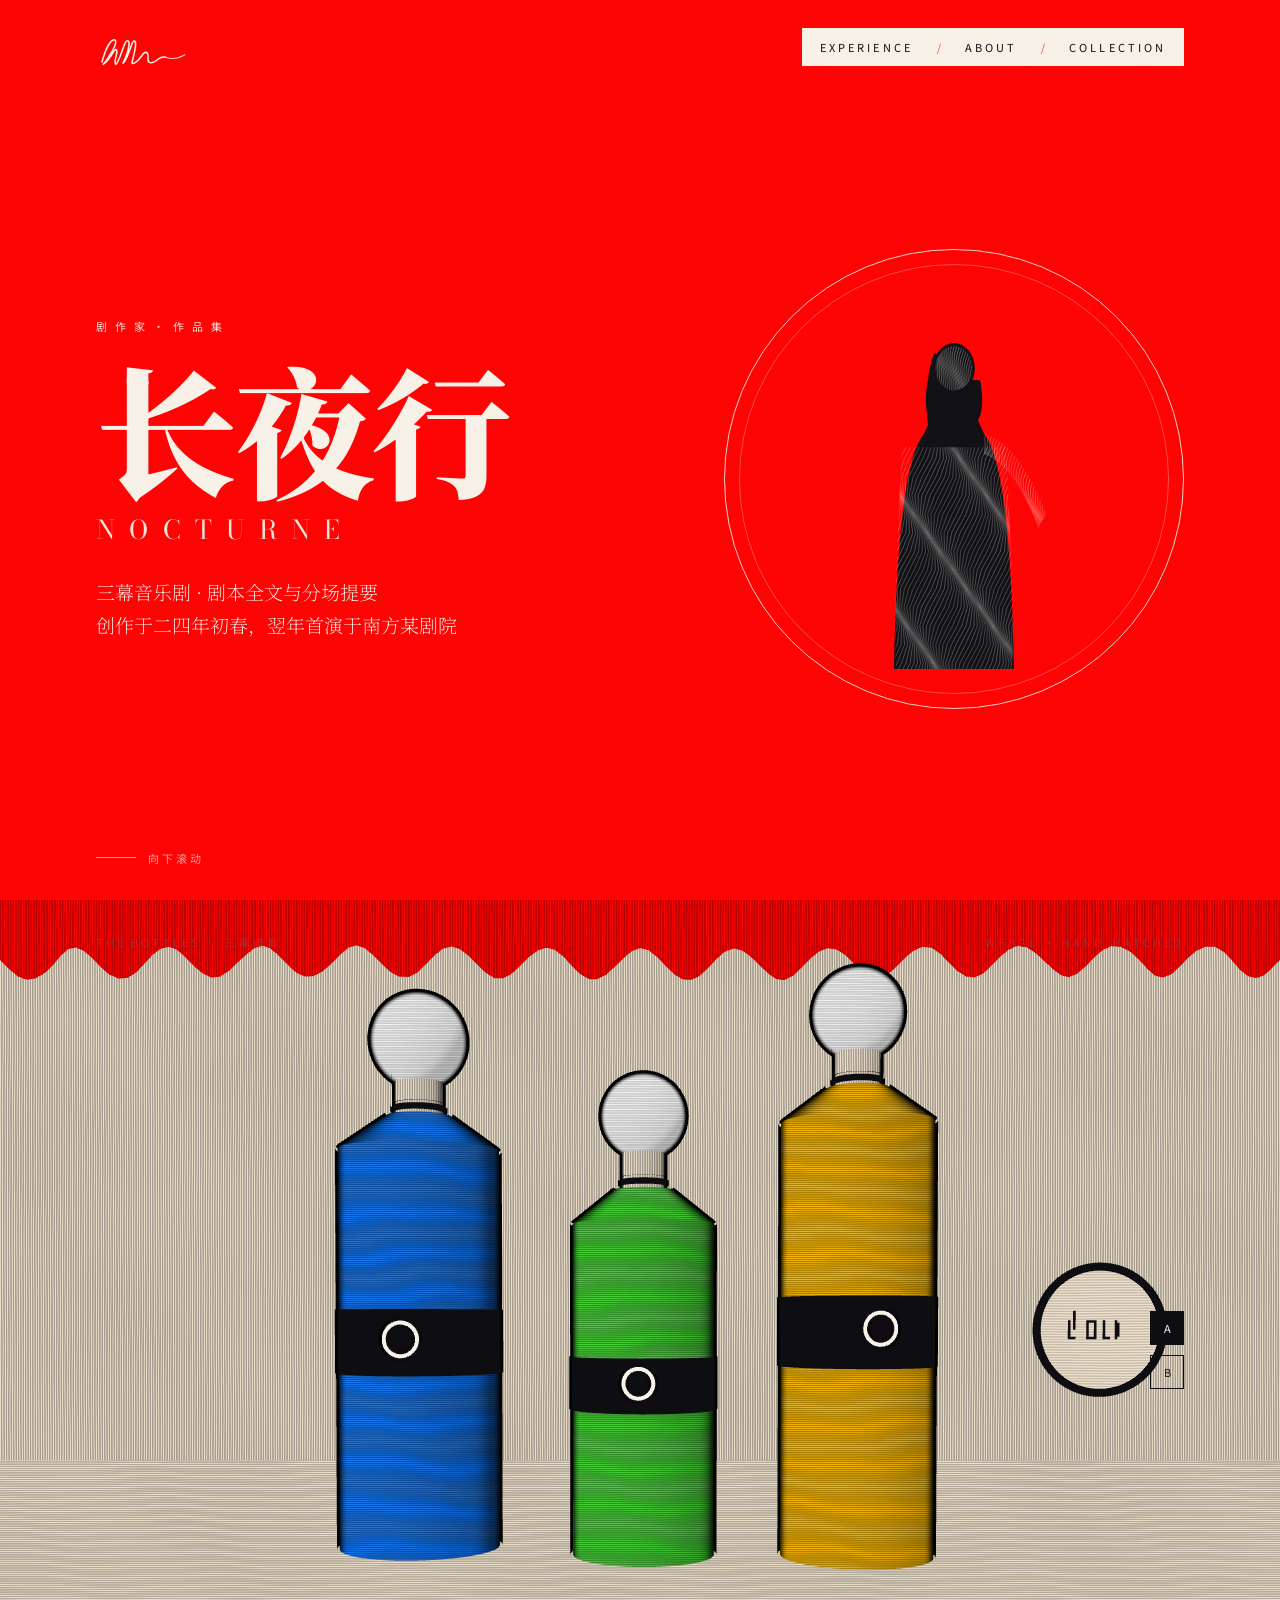
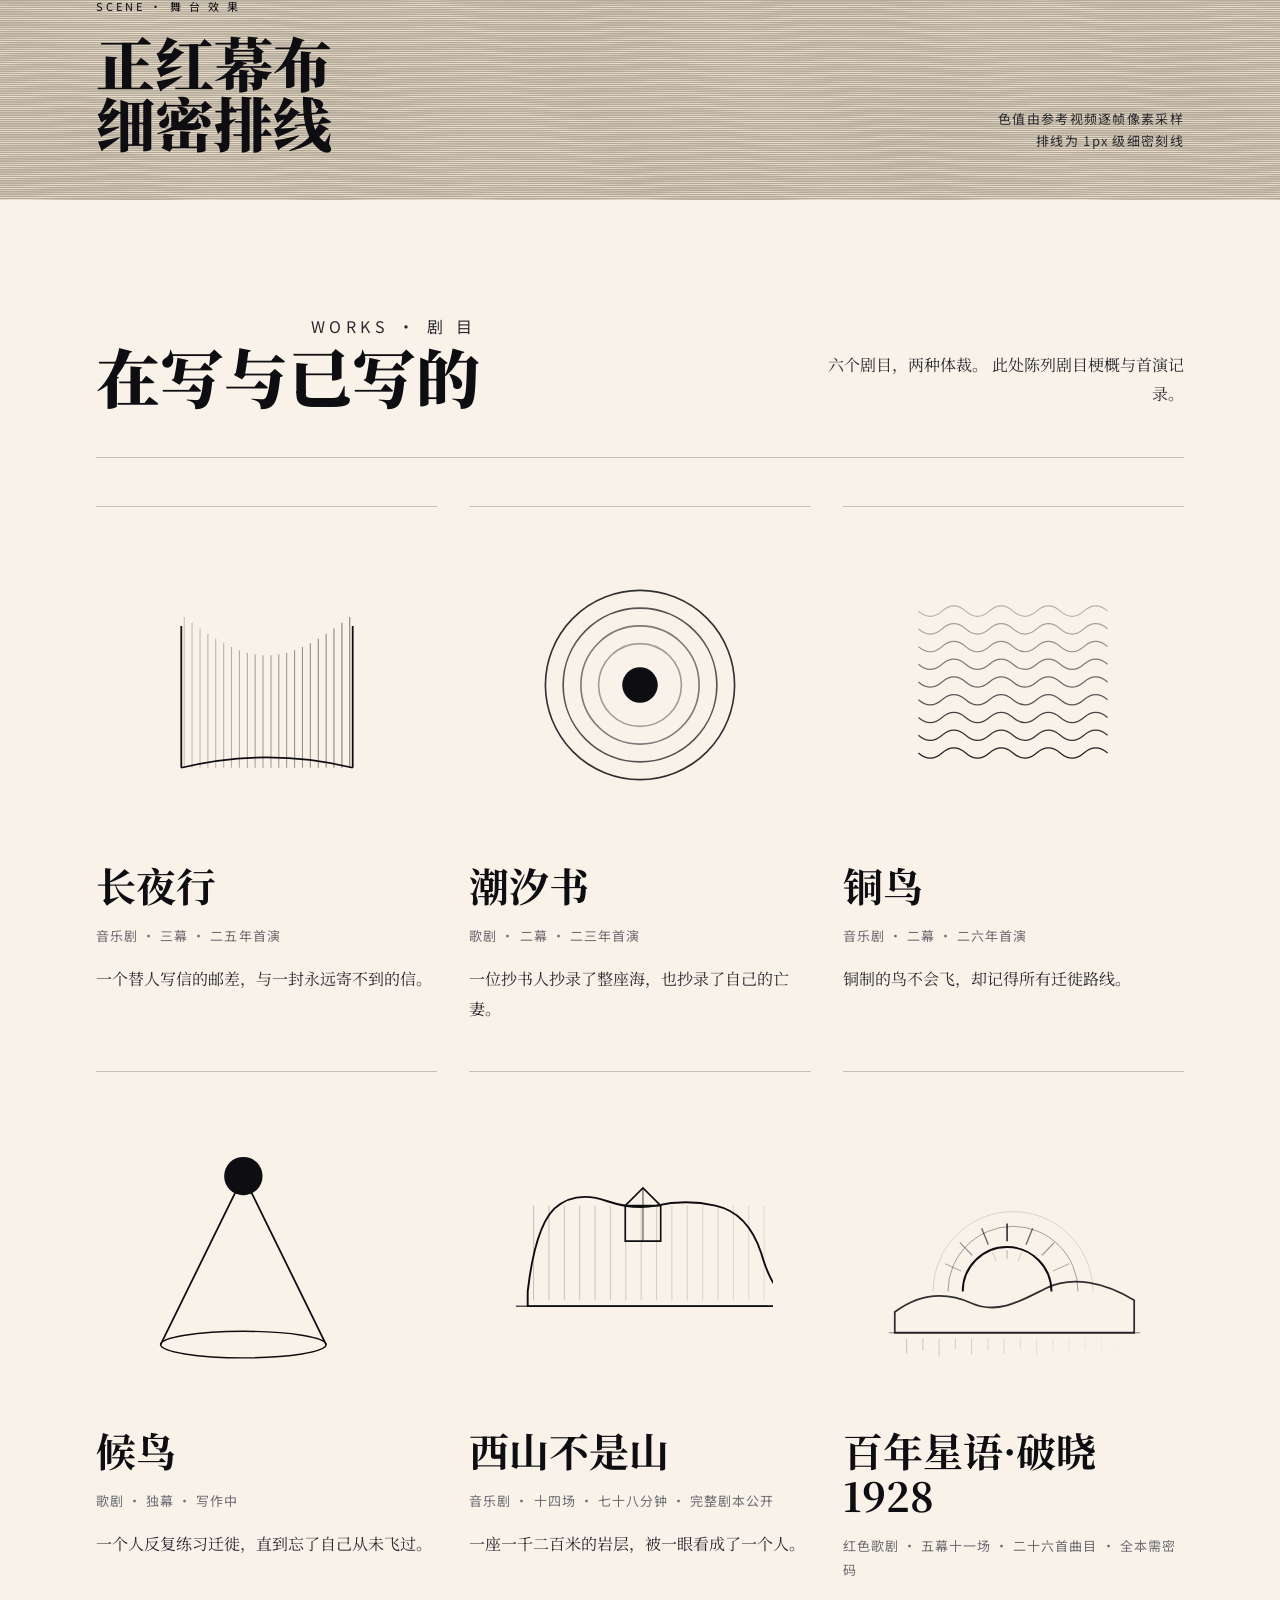
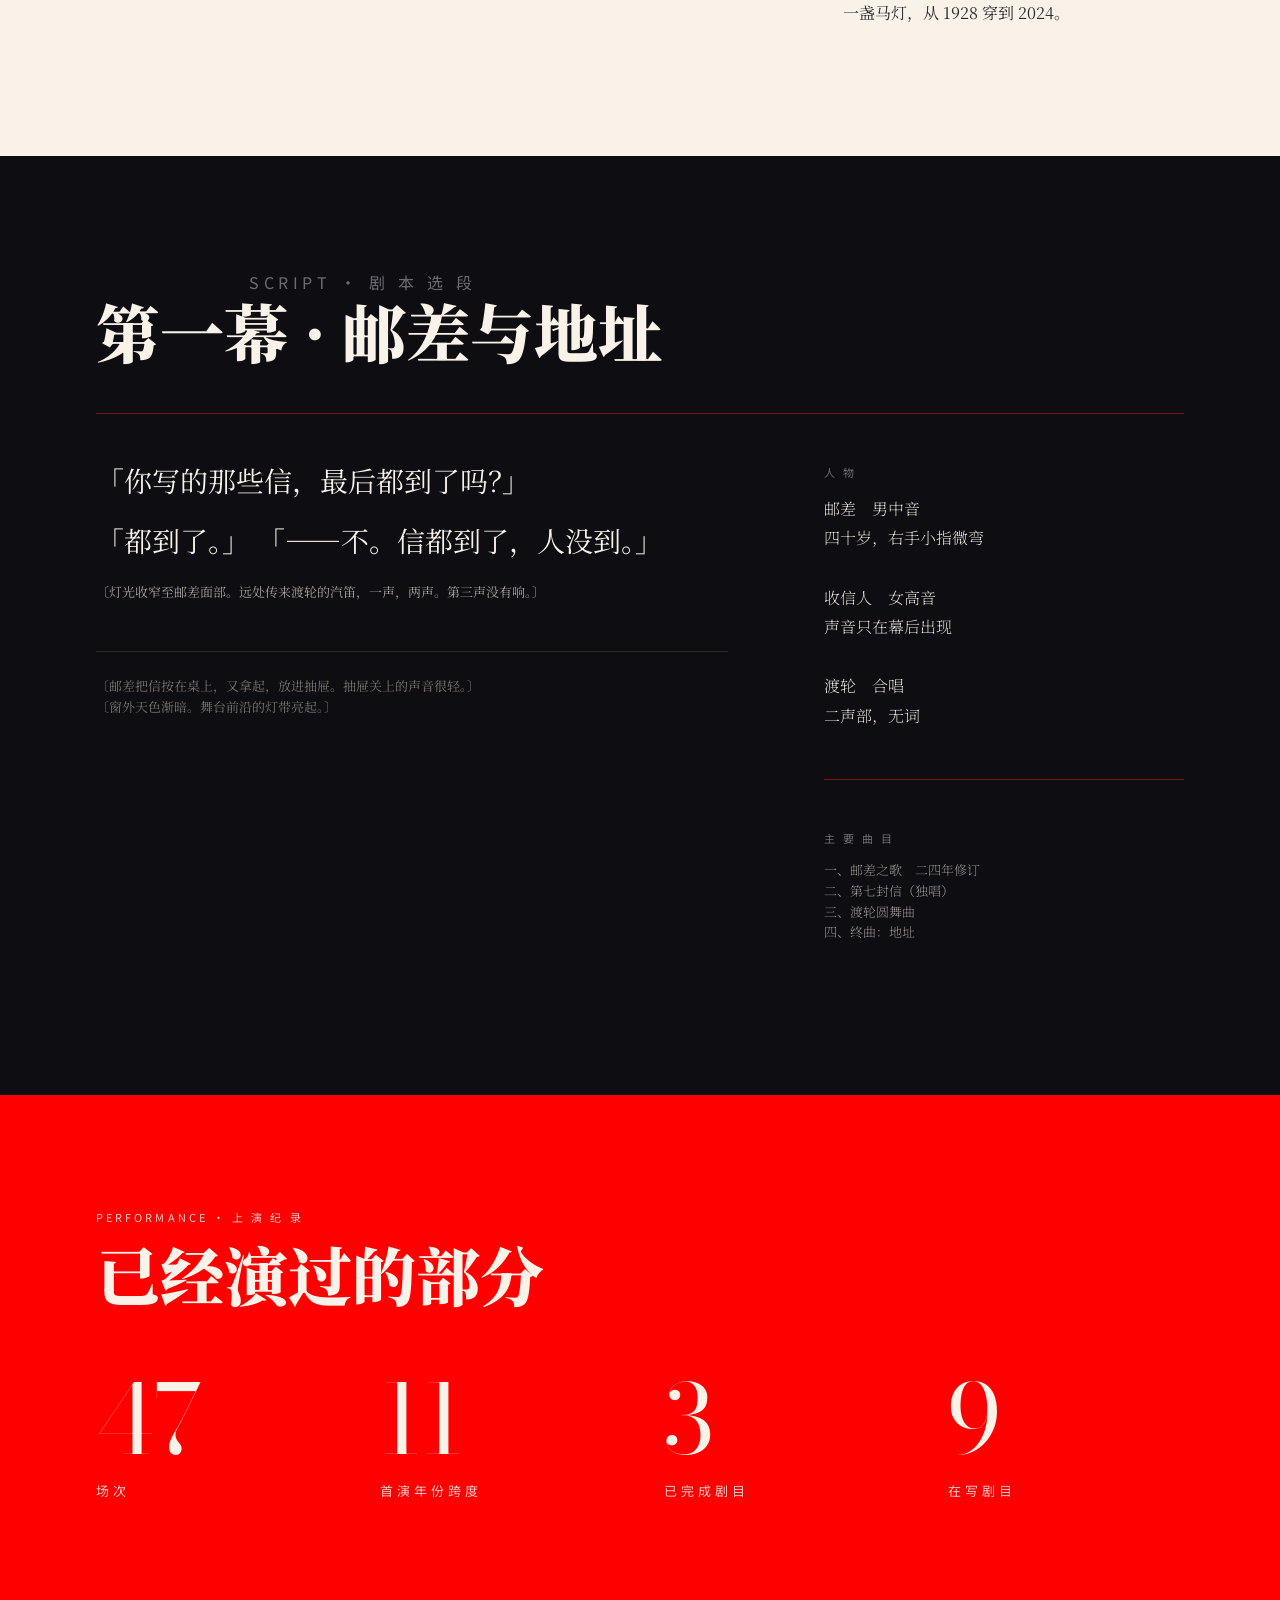
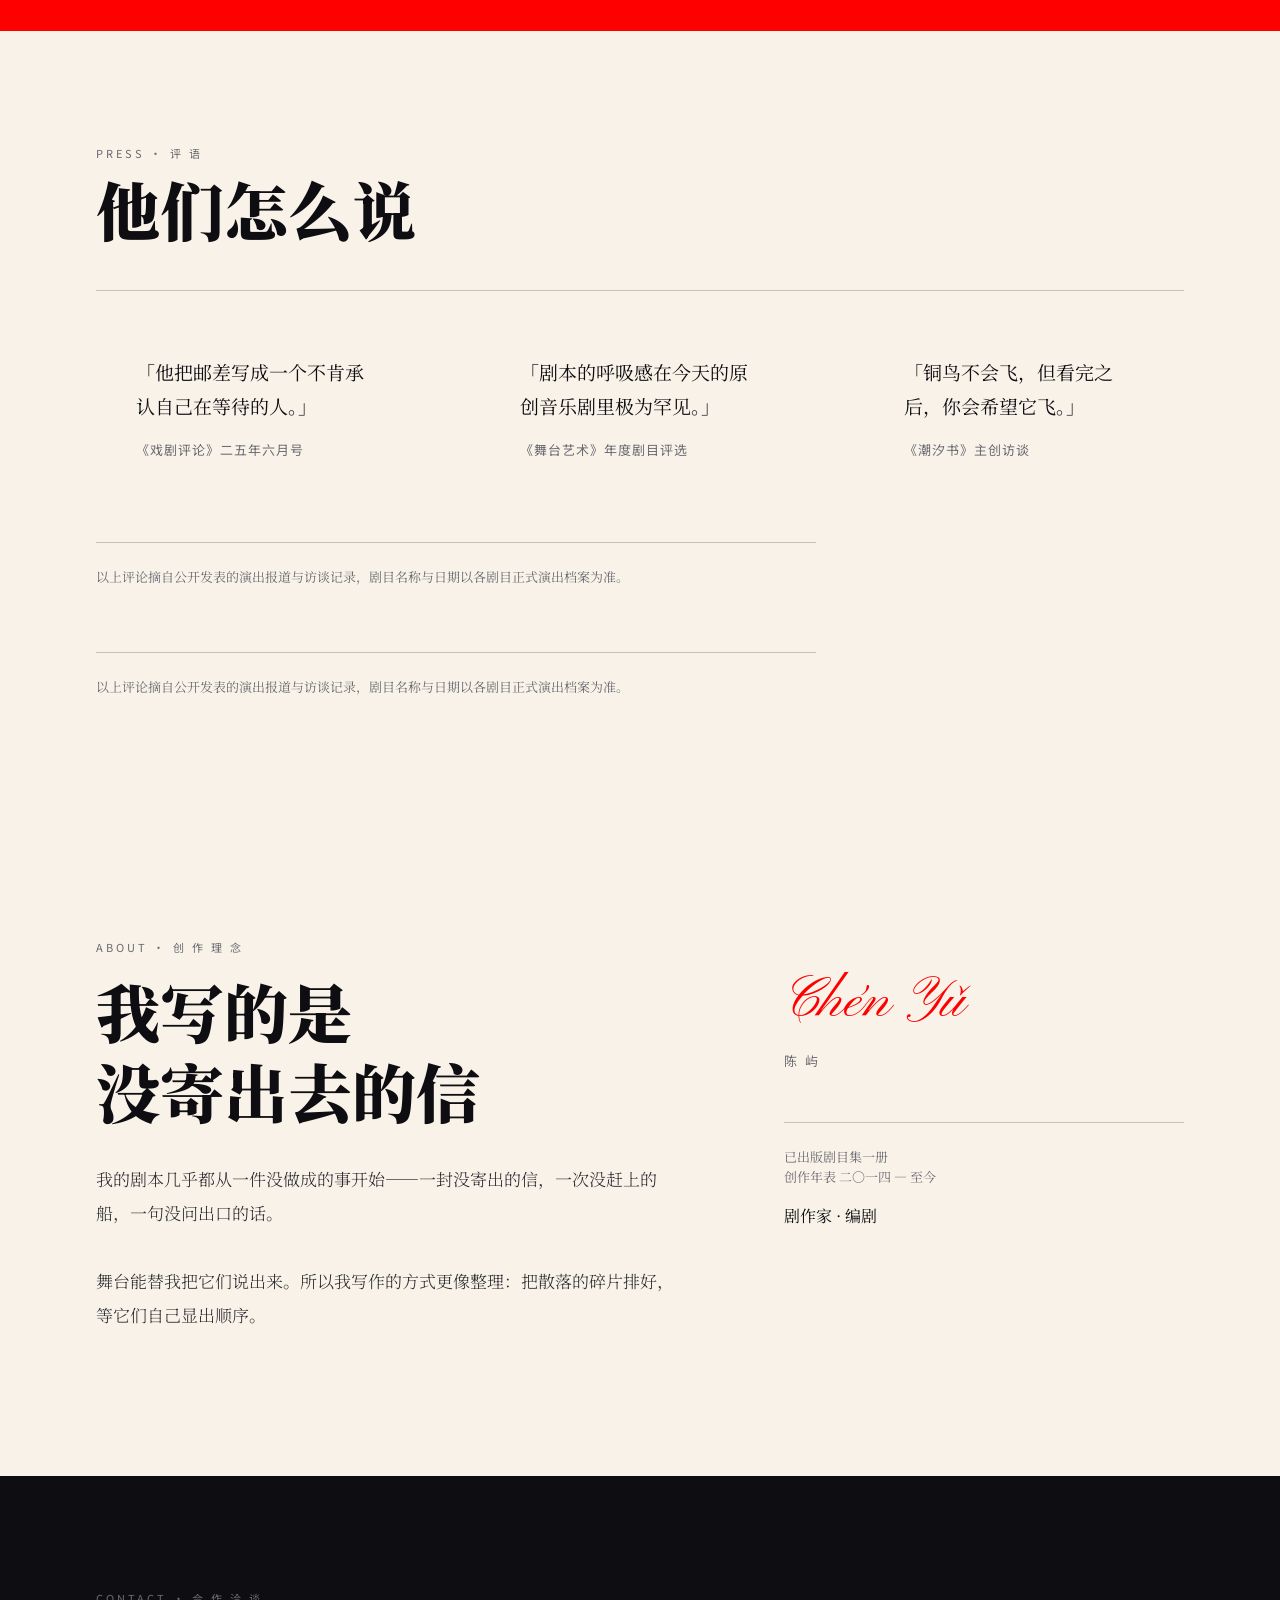
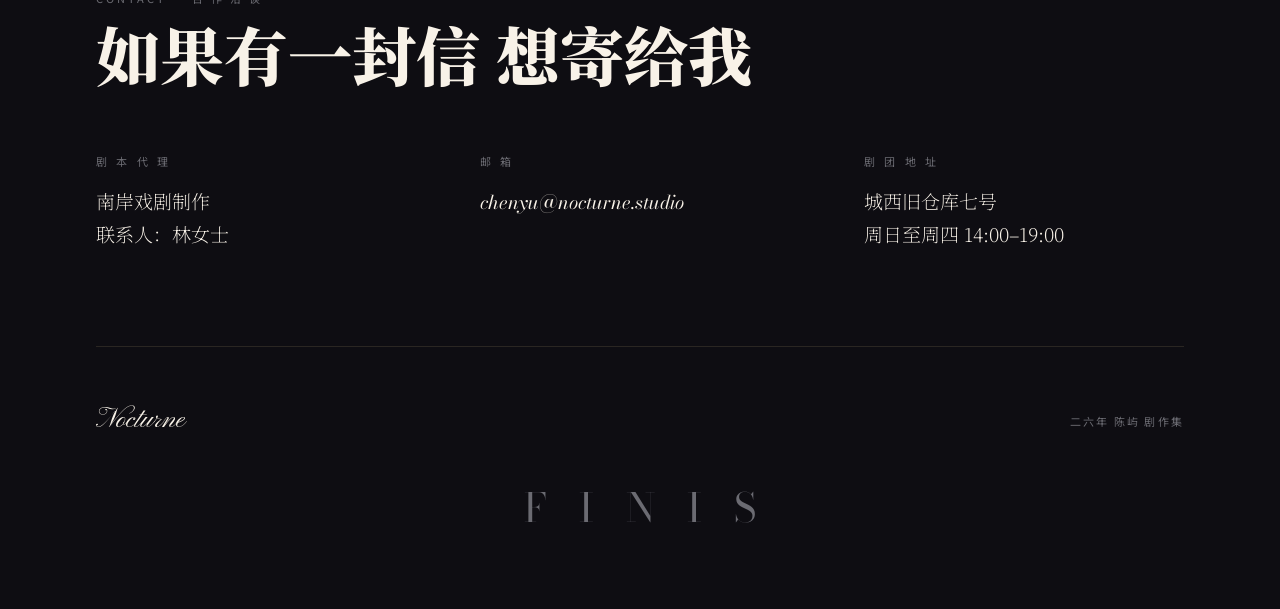
<file: index.html>
<!DOCTYPE html>
<html lang="zh-CN">
<head>
<meta charset="UTF-8">
<meta name="viewport" content="width=device-width, initial-scale=1.0">
<title>长夜行 · 陈屿剧作集</title>
<link rel="icon" href="favicon.svg" type="image/svg+xml">
<meta name="description" content="陈屿剧作集 · 音乐剧与歌剧剧本线上展演站。">
<!-- Three.js 约 660KB，提前 preload 让浏览器尽早开始下载，缩短 3D 场景就绪时间 -->
<link rel="preload" href="assets/nocturne/vendor/three.module.js" as="script" crossorigin>
<link rel="preconnect" href="https://fonts.googleapis.com">
<link rel="preconnect" href="https://fonts.gstatic.com" crossorigin>
<link href="https://fonts.googleapis.com/css2?family=Noto+Serif+SC:wght@200;300;400;700;900&family=Noto+Sans+SC:wght@300;400;500&family=Bodoni+Moda:ital,opsz,wght@0,6..96,400;0,6..96,700;1,6..96,400&family=Pinyon+Script&display=swap" rel="stylesheet">
<link rel="stylesheet" href="assets/nocturne/css/tokens.css">
<style>
/* ============================================================
   原型专用层：把 token 之外的实现细节收在这里
   ============================================================ */

*, *::before, *::after { box-sizing: border-box; }

html { scroll-behavior: smooth; }

body {
  margin: 0;
  background: var(--c-paper);
  color: var(--c-ink);
  font-family: var(--f-body);
  font-size: var(--t-body);
  line-height: var(--lh-body);
  -webkit-font-smoothing: antialiased;
  overflow-x: hidden;
}

/* 纸纹颗粒：整页极淡噪点，压住数字平涂的塑料感 */
.grain {
  position: fixed; inset: 0; z-index: 999;
  pointer-events: none; opacity: .05;
  background-image: url("data:image/svg+xml,%3Csvg xmlns='http://www.w3.org/2000/svg' width='200' height='200'%3E%3Cfilter id='n'%3E%3CfeTurbulence type='fractalNoise' baseFrequency='0.8' numOctaves='3'/%3E%3CfeColorMatrix type='saturate' values='0'/%3E%3C/filter%3E%3Crect width='200' height='200' filter='url(%23n)'/%3E%3C/svg%3E");
}

/* ---- 通用版心 ---- */
.wrap {
  width: 100%; max-width: var(--w-page);
  margin: 0 auto; padding: 0 var(--pad-page);
}

/* ---- 区块标题 ---- */
.kicker {
  font-family: var(--f-label); font-size: var(--t-label);
  letter-spacing: var(--ls-label); color: var(--c-ink-mute);
  margin: 0 0 var(--s-3);
}
.sec-title {
  font-family: var(--f-display); font-weight: 900;
  font-size: var(--t-display-m); line-height: var(--lh-display-m);
  letter-spacing: var(--ls-display); margin: 0;
}
.sec-head { display: flex; align-items: flex-end; justify-content: space-between; gap: var(--s-7); }
.sec-head p {
  margin: 0; max-width: 380px; font-size: var(--t-body);
  line-height: var(--lh-body); color: var(--c-ink-soft); text-align: right;
}
.rule { height: 1px; background: var(--c-rule); border: 0; margin: var(--s-7) 0; }
.rule-dark { background: var(--c-rule-dark); }

/* ============================================================
   01 主视觉 — 滚动驱动的固定舞台
   ============================================================ */
.hero {
  position: relative; height: 100vh; min-height: 720px;
  background: var(--c-curtain); color: var(--c-paper);
  overflow: hidden;
}
.hero-inner {
  position: relative; z-index: 2; height: 100%;
  display: flex; flex-direction: column;
  max-width: var(--w-page); margin: 0 auto;
  padding: var(--s-6) var(--pad-page) var(--s-8);
}
.hero-nav {
  display: flex; align-items: center; justify-content: space-between;
}
.hero-logo {
  font-family: var(--f-script); font-size: 34px; line-height: 1;
  letter-spacing: 1px; margin: 0;
}
/* 视频中的顶栏 logo：手写体轮廓 + 右上白底标签条 */
.hero-mark {
  display: flex; align-items: center; gap: var(--s-4);
}
.hero-mark img { display: block; height: 42px; width: auto; }
.hero-tagbar {
  position: absolute; top: 28px; right: var(--pad-page);
  display: flex; align-items: center; gap: var(--s-5);
  background: var(--c-paper);
  padding: 9px 18px;
  z-index: 20;
}
.hero-tagbar a {
  font-family: var(--f-label); font-size: 11px;
  letter-spacing: var(--ls-label); color: var(--c-ink);
  text-decoration: none; white-space: nowrap;
  transition: opacity var(--d-fast) var(--e-soft);
}
.hero-tagbar a:hover { opacity: .6; }
.hero-tagbar .sep { color: var(--c-red); font-size: 11px; letter-spacing: 0; }
.hero-nav ul { display: flex; gap: var(--s-6); list-style: none; margin: 0; padding: 0; }
.hero-nav a {
  color: inherit; text-decoration: none;
  font-family: var(--f-label); font-size: var(--t-label);
  letter-spacing: var(--ls-label); padding-bottom: 4px;
  border-bottom: 1px solid transparent; transition: border-color var(--d-fast) var(--e-soft);
}
.hero-nav a:hover { border-bottom-color: var(--c-paper); }

.hero-body {
  flex: 1; display: grid; grid-template-columns: 1fr 460px;
  gap: var(--s-8); align-items: center; padding-top: var(--s-7);
}
.hero-kicker {
  font-family: var(--f-label); font-size: var(--t-label);
  letter-spacing: var(--ls-label); opacity: .9; margin: 0 0 var(--s-5);
}
.hero-title {
  font-family: var(--f-display); font-weight: 900;
  font-size: clamp(80px, 11vw, var(--t-hero)); line-height: var(--lh-hero);
  letter-spacing: var(--ls-hero); margin: 0;
}
.hero-latin {
  font-family: var(--f-latin); font-size: 26px; line-height: 1;
  letter-spacing: .55em; margin: var(--s-5) 0 0; opacity: .95;
}
.hero-lede {
  margin: var(--s-6) 0 0; max-width: 560px;
  font-size: var(--t-lead); line-height: var(--lh-lead);
  font-weight: 200; white-space: pre-line;
}
.hero-scroll {
  position: absolute; left: var(--pad-page); bottom: var(--s-6);
  font-family: var(--f-label); font-size: 11px; letter-spacing: var(--ls-label);
  opacity: .65; display: flex; align-items: center; gap: var(--s-3);
}
.hero-scroll span { display: block; width: 40px; height: 1px; background: currentColor; }

/* ---- 舞台：圆形画框 + 3D 圆柱 ---- */
.stage {
  position: relative; width: 460px; height: 460px;
  display: grid; place-items: center;
}
.stage-ring {
  position: absolute; inset: 0; border-radius: 50%;
  border: 1px solid var(--c-paper); opacity: .85;
}
.stage-ring::after {
  content: ""; position: absolute; inset: 14px;
  border-radius: 50%; border: .5px solid var(--c-paper); opacity: .35;
}
.stage-portrait {
  position: relative; z-index: 2; width: 420px; height: 420px;
  transition: transform var(--d-slow) var(--e-out);
}

/* ============================================================
   01b 3D 展演屏 — 真 WebGL 场景 + 手绘排线
   ============================================================ */
.showcase {
  position: relative; height: 100vh; min-height: 680px;
  background: var(--c-ink); color: var(--c-paper);
  overflow: hidden;
}
.showcase-canvas {
  position: absolute; inset: 0; width: 100%; height: 100%;
  display: block; z-index: 2;
  opacity: 0; transition: opacity var(--d-mid) var(--e-soft);
}
/* 3D 就绪后 canvas 覆盖静态兜底图 */
.showcase.is-3d .showcase-canvas { opacity: 1; }
/* 兜底图始终垫底：3D 加载慢时不会出现空白屏 */
.showcase-stage { z-index: 1; }
.showcase.is-3d .showcase-stage { opacity: 0; transition: opacity var(--d-mid) var(--e-soft); }
/* 复刻场景（降级兜底）：红幕剧场 / 黑色频谱 */
.showcase-stage {
  position: absolute; inset: 0; z-index: 1;
  display: grid; place-items: center;
}
.showcase-stage img {
  width: 100%; height: 100%; object-fit: cover; display: block;
}
.showcase-stage.spectrum img { object-fit: cover; filter: contrast(1.05); }
.showcase-head {
  position: absolute; z-index: 5; bottom: 0; left: 0; right: 0;
  max-width: var(--w-page); width: 100%; margin: 0 auto;
  padding: 0 var(--pad-page) var(--s-7);
  display: flex; justify-content: space-between; align-items: flex-end;
  pointer-events: none;
}
.showcase-title {
  font-family: var(--f-display); font-weight: 900;
  font-size: clamp(40px, 4.6vw, 66px); line-height: 1.02;
  letter-spacing: var(--ls-display); margin: 0;
  color: var(--c-ink);
}
.showcase-kicker {
  font-family: var(--f-label); font-size: var(--t-label);
  letter-spacing: var(--ls-label); color: var(--c-ink);
  margin: 0 0 var(--s-4);
}
.showcase-note {
  font-family: var(--f-label); font-size: var(--t-caption);
  letter-spacing: .1em; color: var(--c-ink-soft);
  margin: 0; text-align: right; max-width: 260px; line-height: 1.7;
}
.showcase-cap {
  position: absolute; z-index: 5; top: 0; left: 0; right: 0;
  max-width: var(--w-page); width: 100%; margin: 0 auto;
  padding: var(--s-6) var(--pad-page) 0;
  display: flex; justify-content: space-between; align-items: center;
  pointer-events: none;
  mix-blend-mode: difference;
}
.showcase-cap p {
  font-family: var(--f-label); font-size: var(--t-label);
  letter-spacing: var(--ls-label); color: var(--c-ink-soft); margin: 0;
}
.showcase-swap {
  position: absolute; z-index: 4; right: var(--pad-page); top: 50%;
  transform: translateY(-50%);
  display: flex; flex-direction: column; gap: 10px;
}
.swap-btn {
  width: 34px; height: 34px; padding: 0;
  border: 1px solid var(--c-ink); background: transparent;
  color: var(--c-ink); cursor: pointer;
  font-family: var(--f-label); font-size: 11px; letter-spacing: 0;
  transition: all var(--d-fast) var(--e-soft);
}
.swap-btn:hover { background: var(--c-ink); color: var(--c-paper); }
.swap-btn[aria-pressed="true"] { background: var(--c-ink); color: var(--c-paper); }

/* ============================================================
   02 剧目陈列
   ============================================================ */
.works { background: var(--c-paper); padding: 112px 0 128px; }
.works-grid {
  display: grid; grid-template-columns: repeat(3, 1fr);
  gap: var(--s-7) var(--s-6);
}
.work { color: inherit; }
.work h3 { transition: color .24s cubic-bezier(.4,0,.2,1); }
.work:hover h3 { color: var(--c-red, #C2372F); }
.work-emblem { transition: transform .52s cubic-bezier(.16,1,.3,1); }
.work:hover .work-emblem { transform: translateY(-4px); }
.work { display: flex; flex-direction: column; gap: var(--s-4); }
.work-emblem {
  width: 100%; aspect-ratio: 1; display: grid; place-items: center;
  border-top: 1px solid var(--c-rule); padding-top: var(--s-4);
}
.work-emblem img { width: 78%; height: auto; }
.work h3 {
  font-family: var(--f-display); font-weight: 700;
  font-size: var(--t-display-s); line-height: var(--lh-display-s);
  margin: 0;
}
.work-meta {
  font-family: var(--f-label); font-size: var(--t-caption);
  letter-spacing: .08em; color: var(--c-ink-mute); margin: 0;
}
.work-desc {
  font-size: var(--t-body); line-height: var(--lh-body);
  color: var(--c-ink-soft); margin: 0;
}
.work-emblem .seal-glyph {
  font-family: var(--f-display, "Noto Serif SC", serif); font-weight: 900;
  font-size: clamp(56px, 16vw, 110px); line-height: 1; color: #241811;
}

/* ============================================================
   03 剧本选段
   ============================================================ */
.script { background: var(--c-ink); color: var(--c-paper); padding: 112px 0 128px; }
.script .kicker { color: var(--c-ink-mute); }
.script .sec-title { color: var(--c-paper); }
.script-cols { display: grid; grid-template-columns: 1fr 360px; gap: 96px; align-items: start; }
.script-beat {
  margin-top: var(--s-7); padding-top: var(--s-5);
  border-top: 1px solid #2A2622;
  font-size: var(--t-caption); line-height: var(--lh-caption);
  color: #7A746E; white-space: pre-line;
}
.line {
  font-family: var(--f-display); font-weight: 400;
  font-size: var(--t-title); line-height: var(--lh-title);
  margin: 0 0 var(--s-5);
}
.stage-note {
  font-size: var(--t-caption); line-height: var(--lh-caption);
  color: #A8A29C; margin: 0;
}
.side-h {
  font-family: var(--f-label); font-size: var(--t-label);
  letter-spacing: var(--ls-label); color: var(--c-ink-mute);
  margin: 0 0 var(--s-3);
}
.side-list {
  font-size: var(--t-body); line-height: var(--lh-body);
  color: var(--c-paper); margin: 0 0 var(--s-5);
  white-space: pre-line; font-weight: 200;
}
.side-list.mute { color: #A8A29C; font-size: var(--t-caption); line-height: var(--lh-caption); }

/* ============================================================
   04 演出数据
   ============================================================ */
.stats { background: var(--c-curtain); color: var(--c-paper); padding: 112px 0 128px; }
.stats .kicker { color: #E8C9C9; }
.stats .sec-title { color: var(--c-paper); margin-bottom: var(--s-8); }
.stats-row { display: grid; grid-template-columns: repeat(4, 1fr); gap: var(--s-7); }
.stat { display: flex; flex-direction: column; gap: var(--s-3); }
.stat-n {
  font-family: var(--f-latin); font-size: 96px; line-height: 1;
  font-weight: 400; margin: 0;
}
.stat-l {
  font-family: var(--f-label); font-size: var(--t-caption);
  letter-spacing: .3em; color: #E8C9C9; margin: 0;
}

/* ============================================================
   05 媒体评价
   ============================================================ */
.press { background: var(--c-paper-warm); padding: 112px 0 128px; }
.press-grid { display: grid; grid-template-columns: repeat(3, 1fr); gap: var(--s-8); }
.press-note {
  margin: var(--s-8) 0 0; padding-top: var(--s-5);
  border-top: 1px solid var(--c-rule);
  font-size: var(--t-caption); line-height: var(--lh-caption);
  color: var(--c-ink-mute); max-width: 720px;
}
.press-note {
  margin: var(--s-8) 0 0; padding-top: var(--s-5);
  border-top: 1px solid var(--c-rule);
  font-size: var(--t-caption); line-height: var(--lh-caption);
  color: var(--c-ink-mute); max-width: 720px;
}
.press-q {
  font-family: var(--f-display); font-weight: 400;
  font-size: var(--t-lead); line-height: var(--lh-lead);
  margin: 0 0 var(--s-4);
}
.press-a {
  font-family: var(--f-label); font-size: var(--t-caption);
  letter-spacing: .08em; color: var(--c-ink-mute); margin: 0;
}

/* ============================================================
   06 创作理念
   ============================================================ */
.about { background: var(--c-paper); padding: 112px 0 128px; }
.about-cols { display: grid; grid-template-columns: 1fr 400px; gap: 96px; }
.about-title {
  font-family: var(--f-display); font-weight: 900;
  font-size: var(--t-display-m); line-height: 1.25;
  letter-spacing: var(--ls-display); margin: 0 0 var(--s-6);
  white-space: pre-line;
}
.about-body {
  font-size: 17px; line-height: 2; font-weight: 300;
  color: var(--c-ink-soft); margin: 0 0 var(--s-4); white-space: pre-line;
}
.signature {
  font-family: var(--f-script); font-size: 56px; line-height: 1.2;
  color: var(--c-curtain); margin: 0 0 var(--s-3);
}
.about-cred {
  margin-top: var(--s-7); padding-top: var(--s-5);
  border-top: 1px solid var(--c-rule);
  font-size: var(--t-caption); line-height: var(--lh-caption);
  color: var(--c-ink-mute); white-space: pre-line;
}
.sig-name {
  font-family: var(--f-label); font-size: var(--t-caption);
  letter-spacing: .2em; color: var(--c-ink-mute); margin: 0;
  white-space: pre-line; line-height: 1.9;
}

/* ============================================================
   07 联络 + 页脚
   ============================================================ */
.contact { background: var(--c-ink); color: var(--c-paper); padding: 112px 0 0; }
.contact .kicker { color: var(--c-ink-mute); }
.contact .sec-title { color: var(--c-paper); margin-bottom: var(--s-8); }
.contact-cols { display: grid; grid-template-columns: repeat(3, 1fr); gap: var(--s-8); }
.c-label {
  font-family: var(--f-label); font-size: var(--t-label);
  letter-spacing: .34em; color: var(--c-ink-mute); margin: 0 0 var(--s-3);
}
.c-value {
  font-size: var(--t-lead); line-height: var(--lh-lead);
  font-weight: 200; margin: 0; white-space: pre-line;
}
.c-value em { font-family: var(--f-latin); font-style: italic; }
.footer {
  margin-top: 96px; padding: var(--s-7) 0 var(--s-8);
  border-top: 1px solid #2A2622;
  display: flex; flex-direction: column; align-items: center; gap: var(--s-5);
}
.footer-row { width: 100%; display: flex; justify-content: space-between; align-items: center; }
.footer-logo { font-family: var(--f-script); font-size: 28px; margin: 0; }
.footer-copy {
  font-family: var(--f-label); font-size: var(--t-label);
  letter-spacing: .2em; color: var(--c-ink-mute); margin: 0;
}
.finis {
  font-family: var(--f-latin); font-size: 40px; letter-spacing: .8em;
  color: var(--c-ink-mute); margin: 0; padding-left: .8em;
}

/* ---- 出场动效 ---- */
.reveal { opacity: 0; transform: translateY(28px); }
.reveal.in {
  opacity: 1; transform: none;
  transition: opacity var(--d-slow) var(--e-out), transform var(--d-slow) var(--e-out);
}

@media (max-width: 1100px) {
  :root { --pad-page: 48px; }
  .hero-body { grid-template-columns: 1fr; }
  .stage { display: none; }
  .works-grid { grid-template-columns: repeat(2, 1fr); }
  .script-cols, .about-cols { grid-template-columns: 1fr; gap: 56px; }
  .stats-row { grid-template-columns: repeat(2, 1fr); }
  .press-grid, .contact-cols { grid-template-columns: 1fr; }
  .sec-head { flex-direction: column; align-items: flex-start; }
  .sec-head p { text-align: left; }
}
@media (max-width: 640px) {
  .works-grid, .stats-row { grid-template-columns: 1fr; }
  .hero-nav ul { gap: 16px; }
}
@media (prefers-reduced-motion: reduce) {
  .reveal { opacity: 1; transform: none; }
  html { scroll-behavior: auto; }
}
</style>
</head>
<body>

<div class="grain" aria-hidden="true"></div>

<!-- ============ 01 主视觉 ============ -->
<header class="hero" id="top">
  <div class="hero-inner">
    <nav class="hero-nav">
        <div class="hero-mark">
          <img src="assets/nocturne/svg/ui-logo.svg" alt="Nocturne">
        </div>
      <ul>
        <li><a href="#works">剧目</a></li>
        <li><a href="#script">演出</a></li>
        <li><a href="#about">关于</a></li>
        <li><a href="#contact">联络</a></li>
      </ul>
    </nav>

    <div class="hero-tagbar">
      <a href="#works">EXPERIENCE</a>
      <span class="sep">/</span>
      <a href="#about">ABOUT</a>
      <span class="sep">/</span>
      <a href="#contact">COLLECTION</a>
    </div>

    <div class="hero-body">
      <div class="hero-left">
        <p class="hero-kicker">剧 作 家 · 作 品 集</p>
        <h1 class="hero-title">长夜行</h1>
        <p class="hero-latin">NOCTURNE</p>
        <p class="hero-lede">三幕音乐剧 · 剧本全文与分场提要
创作于二四年初春，翌年首演于南方某剧院</p>
      </div>

      <div class="stage" aria-hidden="true">
        <div class="stage-ring"></div>
        <img class="stage-portrait" src="assets/nocturne/svg/scene-figure.svg" alt="">
      </div>
    </div>

    <div class="hero-scroll"><span></span>向下滚动</div>
  </div>
</header>

<!-- ============ 01b 3D 展演屏 ============ -->
<section class="showcase" id="showcase">
  <!-- 真 3D 场景（WebGL）。JS 不可用或 WebGL 缺失时，下方 SVG 兜底图自动显露 -->
  <canvas class="showcase-canvas" id="gl-canvas" width="1440" height="900"></canvas>
  <div class="showcase-stage" id="showcase-stage">
    <img id="showcase-img" src="assets/nocturne/svg/scene-stage.svg" alt="红幕剧场：正红幕布、三只彩瓶、白色圆钮">
  </div>

  <div class="showcase-head">
    <div>
      <p class="showcase-kicker">SCENE · 舞 台 效 果</p>
      <h2 class="showcase-title">正红幕布<br>细密排线</h2>
    </div>
      <p class="showcase-note">色值由参考视频逐帧像素采样<br>排线为 1px 级细密刻线</p>
  </div>

  <div class="showcase-swap">
    <button class="swap-btn" id="swap-bottles" aria-pressed="true" title="红幕剧场">A</button>
    <button class="swap-btn" id="swap-portal" aria-pressed="false" title="黑色频谱">B</button>
  </div>

  <div class="showcase-cap">
    <p id="showcase-cap-title">THE BOTTLES — 三幕道具</p>
    <p>WEBGL · HAND-HATCHED</p>
  </div>
</section>

<!-- ============ 02 剧目陈列 ============ -->
<section class="works" id="works">
  <div class="wrap">
    <div class="sec-head">
      <div>
        <p class="kicker">WORKS · 剧 目</p>
        <h2 class="sec-title">在写与已写的</h2>
      </div>
      <p>六个剧目，两种体裁。
此处陈列剧目梗概与首演记录。</p>
    </div>
    <hr class="rule">
    <div class="works-grid">
                                    <!-- WORKS:START -->
      <article class="work reveal">
        <div class="work-emblem"><img src="assets/nocturne/svg/emblem-harp-ink.svg" alt=""></div>
        <h3>长夜行</h3>
        <p class="work-meta">音乐剧 · 三幕 · 二五年首演</p>
        <p class="work-desc">一个替人写信的邮差，与一封永远寄不到的信。</p>
      </article>
      <article class="work reveal">
        <div class="work-emblem"><img src="assets/nocturne/svg/emblem-rings-ink.svg" alt=""></div>
        <h3>潮汐书</h3>
        <p class="work-meta">歌剧 · 二幕 · 二三年首演</p>
        <p class="work-desc">一位抄书人抄录了整座海，也抄录了自己的亡妻。</p>
      </article>
      <article class="work reveal">
        <div class="work-emblem"><img src="assets/nocturne/svg/emblem-wave-ink.svg" alt=""></div>
        <h3>铜鸟</h3>
        <p class="work-meta">音乐剧 · 二幕 · 二六年首演</p>
        <p class="work-desc">铜制的鸟不会飞，却记得所有迁徙路线。</p>
      </article>
      <article class="work reveal">
        <div class="work-emblem"><img src="assets/nocturne/svg/emblem-spot-ink.svg" alt=""></div>
        <h3>候鸟</h3>
        <p class="work-meta">歌剧 · 独幕 · 写作中</p>
        <p class="work-desc">一个人反复练习迁徙，直到忘了自己从未飞过。</p>
      </article>
      <a class="work reveal" href="xishan/" style="text-decoration:none">
        <div class="work-emblem"><img src="assets/nocturne/svg/emblem-mountain-ink.svg" alt=""></div>
        <h3>西山不是山</h3>
        <p class="work-meta">音乐剧 · 十四场 · 七十八分钟 · 完整剧本公开</p>
        <p class="work-desc">一座一千二百米的岩层，被一眼看成了一个人。</p>
      </a>
      <a class="work reveal" href="px1928/" style="text-decoration:none">
        <div class="work-emblem"><img src="assets/nocturne/svg/emblem-dawn-ink.svg" alt=""></div>
        <h3>百年星语·破晓1928</h3>
        <p class="work-meta">红色歌剧 · 五幕十一场 · 二十六首曲目 · 全本需密码</p>
        <p class="work-desc">一盏马灯，从 1928 穿到 2024。</p>
      </a>
      <!-- WORKS:END -->
    </div>
  </div>
</section>

<!-- ============ 03 剧本选段 ============ -->
<section class="script" id="script">
  <div class="wrap">
    <div class="sec-head">
      <div>
        <p class="kicker">SCRIPT · 剧 本 选 段</p>
        <h2 class="sec-title">第一幕 · 邮差与地址</h2>
      </div>
    </div>
    <hr class="rule rule-dark">
    <div class="script-cols">
      <div>
        <p class="line">「你写的那些信，最后都到了吗？」</p>
        <p class="line">「都到了。」
「——不。信都到了，人没到。」</p>
        <p class="stage-note">〔灯光收窄至邮差面部。远处传来渡轮的汽笛，一声，两声。第三声没有响。〕</p>
        <p class="script-beat">〔邮差把信按在桌上，又拿起，放进抽屉。抽屉关上的声音很轻。〕
〔窗外天色渐暗。舞台前沿的灯带亮起。〕</p>
      </div>
      <aside>
        <p class="side-h">人 物</p>
        <p class="side-list">邮差　男中音
四十岁，右手小指微弯

收信人　女高音
声音只在幕后出现

渡轮　合唱
二声部，无词</p>
        <hr class="rule rule-dark">
        <p class="side-h">主 要 曲 目</p>
        <p class="side-list mute">一、邮差之歌　二四年修订
二、第七封信（独唱）
三、渡轮圆舞曲
四、终曲：地址</p>
      </aside>
    </div>
  </div>
</section>

<!-- ============ 04 演出数据 ============ -->
<section class="stats">
  <div class="wrap">
    <p class="kicker">PERFORMANCE · 上 演 纪 录</p>
    <h2 class="sec-title">已经演过的部分</h2>
    <div class="stats-row">
      <div class="stat reveal"><p class="stat-n">47</p><p class="stat-l">场次</p></div>
      <div class="stat reveal"><p class="stat-n">11</p><p class="stat-l">首演年份跨度</p></div>
      <div class="stat reveal"><p class="stat-n">3</p><p class="stat-l">已完成剧目</p></div>
      <div class="stat reveal"><p class="stat-n">9</p><p class="stat-l">在写剧目</p></div>
    </div>
  </div>
</section>

<!-- ============ 05 媒体评价 ============ -->
<section class="press">
  <div class="wrap">
    <p class="kicker">PRESS · 评 语</p>
    <h2 class="sec-title">他们怎么说</h2>
    <hr class="rule">
    <div class="press-grid">
      <blockquote class="reveal">
        <p class="press-q">「他把邮差写成一个不肯承认自己在等待的人。」</p>
        <footer class="press-a">《戏剧评论》二五年六月号</footer>
      </blockquote>
      <blockquote class="reveal">
        <p class="press-q">「剧本的呼吸感在今天的原创音乐剧里极为罕见。」</p>
        <footer class="press-a">《舞台艺术》年度剧目评选</footer>
      </blockquote>
      <blockquote class="reveal">
        <p class="press-q">「铜鸟不会飞，但看完之后，你会希望它飞。」</p>
        <footer class="press-a">《潮汐书》主创访谈</footer>
      </blockquote>
    </div>
    <p class="press-note">以上评论摘自公开发表的演出报道与访谈记录，剧目名称与日期以各剧目正式演出档案为准。</p>
    <p class="press-note">以上评论摘自公开发表的演出报道与访谈记录，剧目名称与日期以各剧目正式演出档案为准。</p>
  </div>
</section>

<!-- ============ 06 创作理念 ============ -->
<section class="about" id="about">
  <div class="wrap">
    <p class="kicker">ABOUT · 创 作 理 念</p>
    <div class="about-cols">
      <div>
        <h2 class="about-title">我写的是
没寄出去的信</h2>
        <p class="about-body">我的剧本几乎都从一件没做成的事开始——一封没寄出的信，一次没赶上的船，一句没问出口的话。

舞台能替我把它们说出来。所以我写作的方式更像整理：把散落的碎片排好，等它们自己显出顺序。</p>
      </div>
      <div>
        <p class="signature">Chén Yǔ</p>
        <p class="sig-name">陈 屿
        <p class="about-cred">已出版剧目集一册
创作年表 二〇一四 — 至今</p>
剧作家 · 编剧</p>
      </div>
    </div>
  </div>
</section>

<!-- ============ 07 联络 ============ -->
<footer class="contact" id="contact">
  <div class="wrap">
    <p class="kicker">CONTACT · 合 作 洽 谈</p>
    <h2 class="sec-title">如果有一封信
想寄给我</h2>
    <div class="contact-cols">
      <div>
        <p class="c-label">剧 本 代 理</p>
        <p class="c-value">南岸戏剧制作
联系人：林女士</p>
      </div>
      <div>
        <p class="c-label">邮 箱</p>
        <p class="c-value"><em>chenyu@nocturne.studio</em></p>
      </div>
      <div>
        <p class="c-label">剧 团 地 址</p>
        <p class="c-value">城西旧仓库七号
周日至周四 14:00–19:00</p>
      </div>
    </div>
    <div class="footer">
      <div class="footer-row">
        <p class="footer-logo">Nocturne</p>
        <p class="footer-copy">二六年 陈屿 剧作集</p>
      </div>
      <p class="finis">FINIS</p>
    </div>
  </div>
</footer>

<script>
/* ============================================================
   舞台场景切换：A 红幕剧场 / B 黑色频谱
   —— 优先走真 WebGL 3D；模块加载失败或 WebGL 不可用时退回复刻 SVG
   ============================================================ */
(function initShowcase() {
  var section = document.getElementById('showcase');
  if (!section) return;
  var stage   = document.getElementById('showcase-stage');
  var img     = document.getElementById('showcase-img');
  var cap     = document.getElementById('showcase-cap-title');
  var bA      = document.getElementById('swap-bottles');
  var bB      = document.getElementById('swap-portal');

  var SCENES = {
    bottles: {
      svg: 'assets/nocturne/svg/scene-stage.svg',
      cls: '',
      cap: 'THE BOTTLES — 三幕道具'
    },
    portal: {
      svg: 'assets/nocturne/svg/scene-spectrum.svg',
      cls: 'spectrum',
      cap: 'THE SPECTRUM — 频谱波形'
    }
  };

  var current = 'bottles';
  var webgl  = null;      // {dispose}  当前 3D 场景实例
  var ready  = false;     // 3D 模块是否就绪

  function showSVG(which) {
    var sc = SCENES[which];
    if (!sc || !img) return;
    img.src = sc.svg;
    stage.className = 'showcase-stage ' + sc.cls;
  }

  function setCap(which) {
    var sc = SCENES[which];
    if (sc && cap) cap.textContent = sc.cap;
  }

  function markPressed(which) {
    if (bA) bA.setAttribute('aria-pressed', String(which === 'bottles'));
    if (bB) bB.setAttribute('aria-pressed', String(which === 'portal'));
  }

  /* ---- 切到指定场景：3D 就绪走 3D，否则走 SVG ---- */
  function boot(which) {
    current = which;
    setCap(which);
    markPressed(which);
    if (ready && webgl && webgl.show) {
      webgl.show(which);
      section.classList.add('is-3d');
    } else {
      showSVG(which);
      section.classList.remove('is-3d');
    }
  }

  if (bA) bA.addEventListener('click', function () { boot('bottles'); });
  if (bB) bB.addEventListener('click', function () { boot('portal'); });

  /* ---- 载入 3D 模块 ---- */
  var canvas = document.getElementById('gl-canvas');
  var reduced = window.matchMedia('(prefers-reduced-motion: reduce)').matches;

  function fallback(err) {
    ready = false;
    section.classList.remove('is-3d');
    showSVG(current);
    if (window.console) console.warn('[NOCTURNE] WebGL 场景不可用，已退回静态复刻图：', err);
  }

  /* three.module.js 约 660KB，GitHub Pages CDN 首字节可能慢到数十秒。
     动态 import 是运行时请求，失败后若不持续重试，3D 就永远起不来。
     这里无限退避重试（上限 30 秒间隔），直到模块到位为止；
     期间展演屏一直显示观感一致的静态复刻图，不影响阅读。 */
  var delay = 1000;
  function loadScenes() {
    var url = './assets/nocturne/js/scenes.js';
    import(/* webpackIgnore: true */ url)
      .then(function (mod) {
        var active = null;
        function mount(which) {
          if (active) { active.dispose(); active = null; }
          /* 重建场景必须换新 canvas 元素：
             renderer.dispose() 不释放 WebGL context 占用，
             复用同一 canvas 会导致像素全透明且无任何报错。 */
          var fresh = document.createElement('canvas');
          fresh.className = canvas.className;
          fresh.id = canvas.id;
          fresh.width = canvas.width;
          fresh.height = canvas.height;
          canvas.parentNode.replaceChild(fresh, canvas);
          canvas = fresh;
          active = (which === 'bottles')
            ? mod.createStageScene(canvas, { reducedMotion: reduced })
            : mod.createSpectrumScene(canvas, { reducedMotion: reduced });
        }
        ready = true;
        webgl = {
          show: function (which) {
            mount(which);
          }
        };
        mount(current);
        section.classList.add('is-3d');
      })
      .catch(function (err) {
        if (window.console) console.warn('[NOCTURNE] 3D 模块未就绪，' + delay + 'ms 后重试：', err);
        setTimeout(loadScenes, delay);
        delay = Math.min(delay * 2, 30000);
      });
  }

  loadScenes();
})();
</script>

<script>
/* ============================================================
   滚动驱动：主视觉人物剪影随滚动上移并微缩
   ============================================================ */
(function scrollPortrait() {
  var portrait = document.querySelector('.stage-portrait');
  if (!portrait) return;
  var ticking = false;
  function update() {
    var y = window.scrollY;
    if (y < window.innerHeight * 1.2) {
      var t = Math.min(y / (window.innerHeight * 0.9), 1);
      portrait.style.transform = 'translateY(' + (-t * 36).toFixed(1) + 'px) scale(' + (1 - t * 0.05).toFixed(4) + ')';
    }
    ticking = false;
  }
  window.addEventListener('scroll', function () {
    if (!ticking) { ticking = true; requestAnimationFrame(update); }
  }, { passive: true });
  update();
})();

/* ============================================================
   出场动效：IntersectionObserver
   ============================================================ */
(function reveal() {
  var els = document.querySelectorAll('.reveal');
  if (!('IntersectionObserver' in window)) {
    els.forEach(function (el) { el.classList.add('in'); });
    return;
  }
  var io = new IntersectionObserver(function (entries) {
    entries.forEach(function (e) {
      if (e.isIntersecting) {
        var el = e.target;
        var delay = Number(el.dataset.d || 0);
        setTimeout(function () { el.classList.add('in'); }, delay);
        io.unobserve(el);
      }
    });
  }, { threshold: 0.12, rootMargin: '0px 0px -8% 0px' });

  els.forEach(function (el, i) {
    el.dataset.d = (i % 4) * 90;
    io.observe(el);
  });
})();
</script>
</body>
</html>
</file>
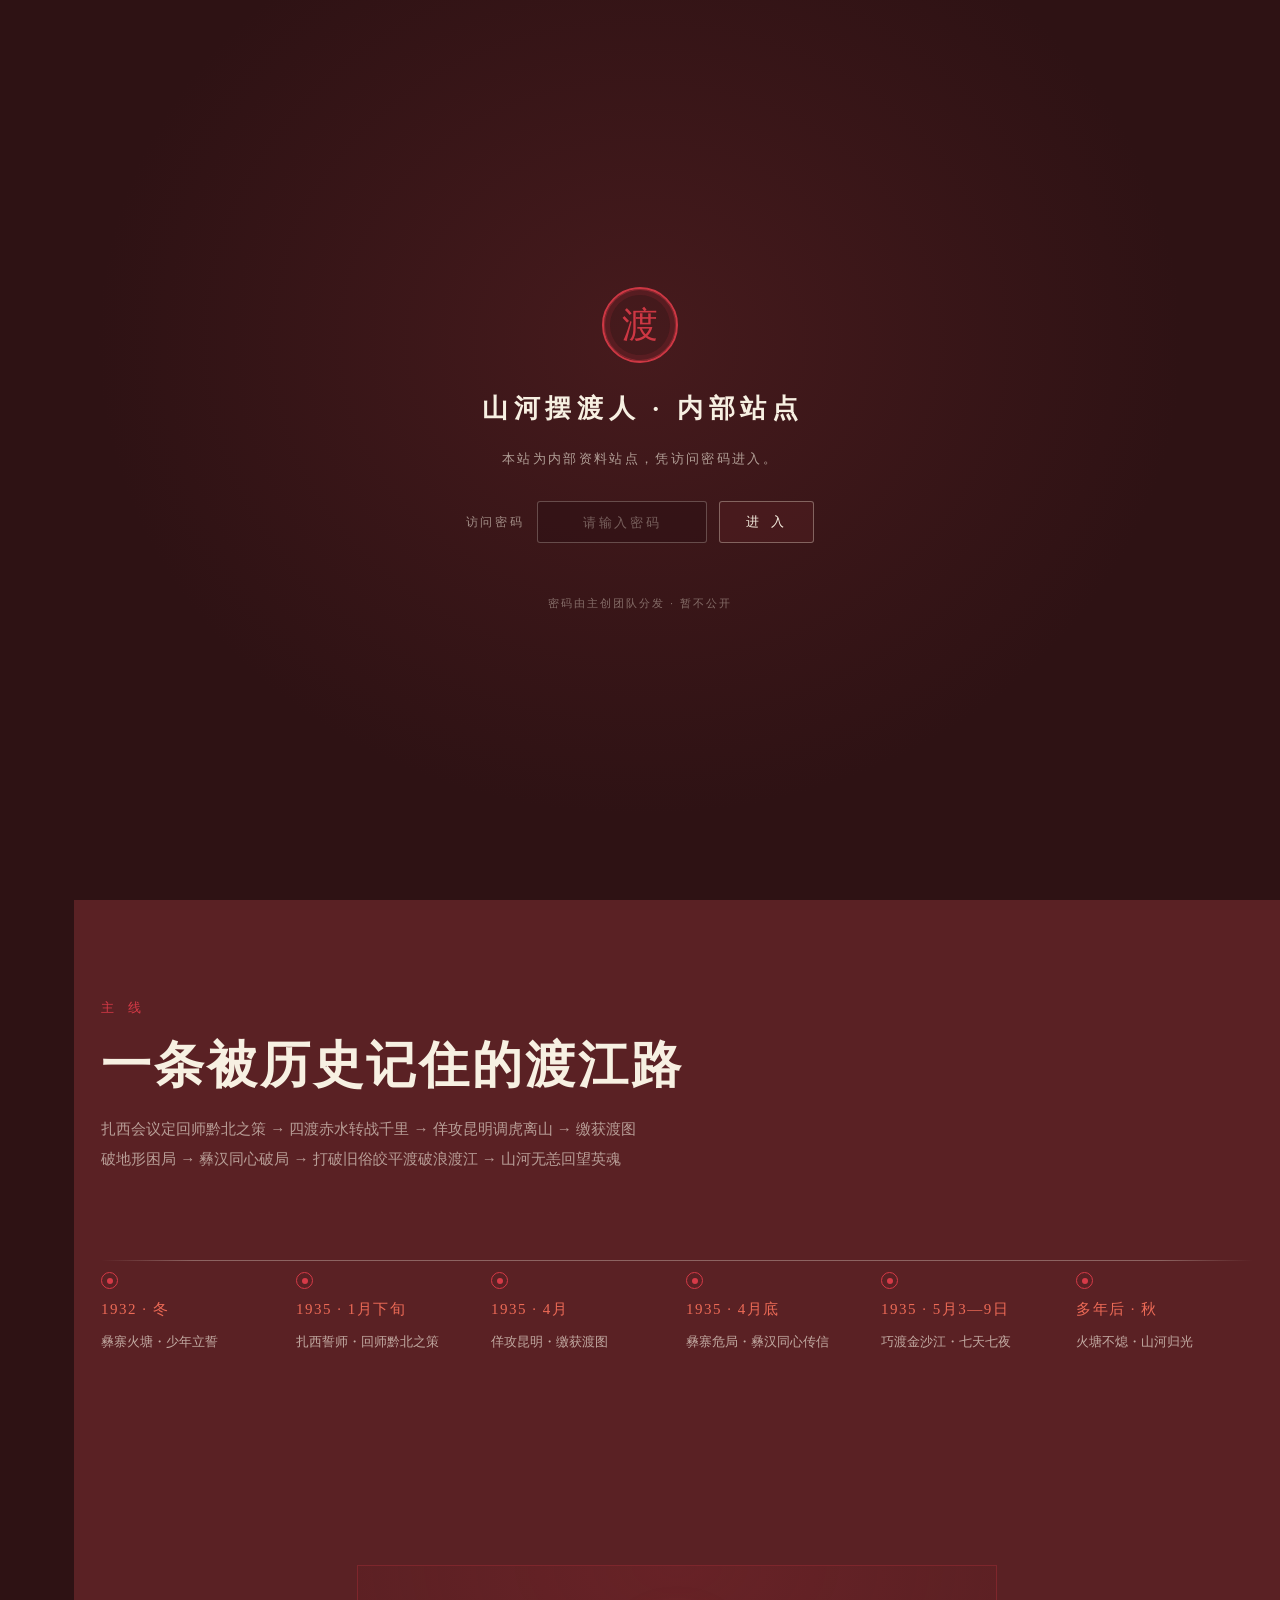
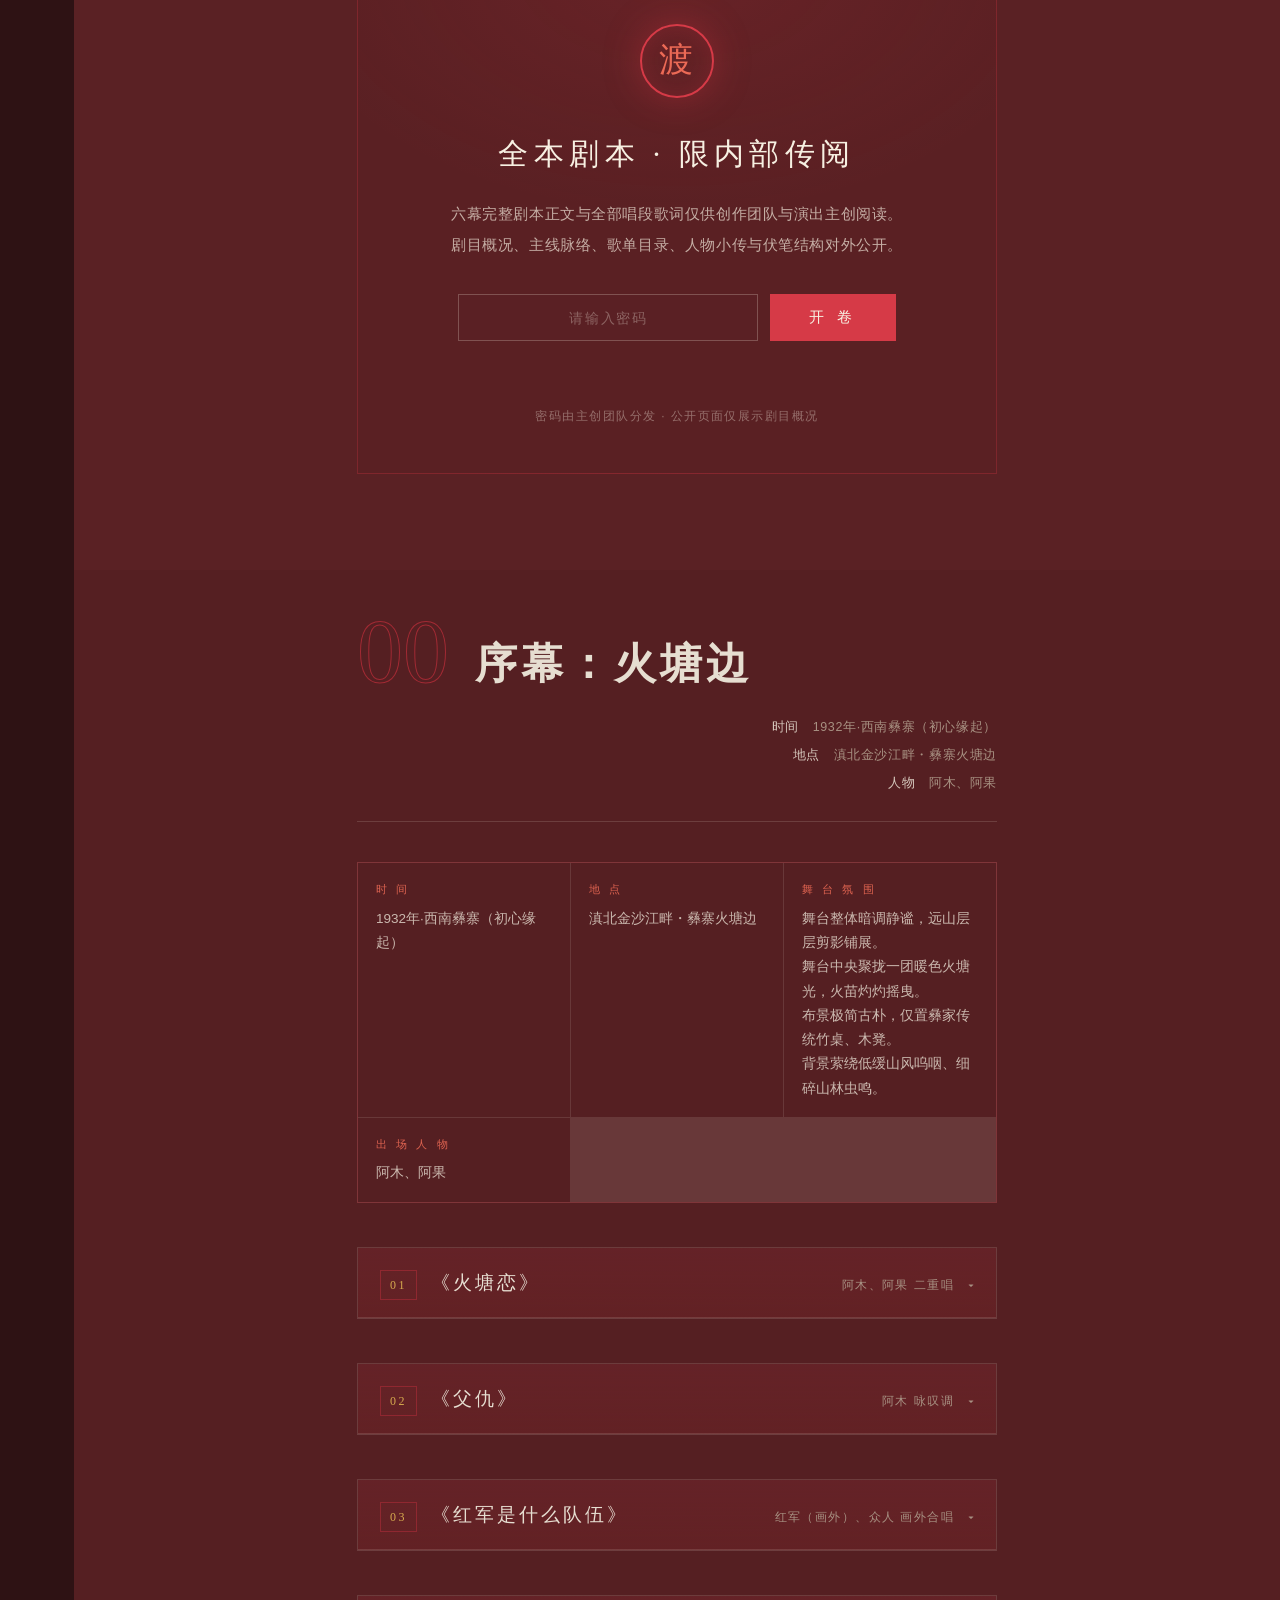
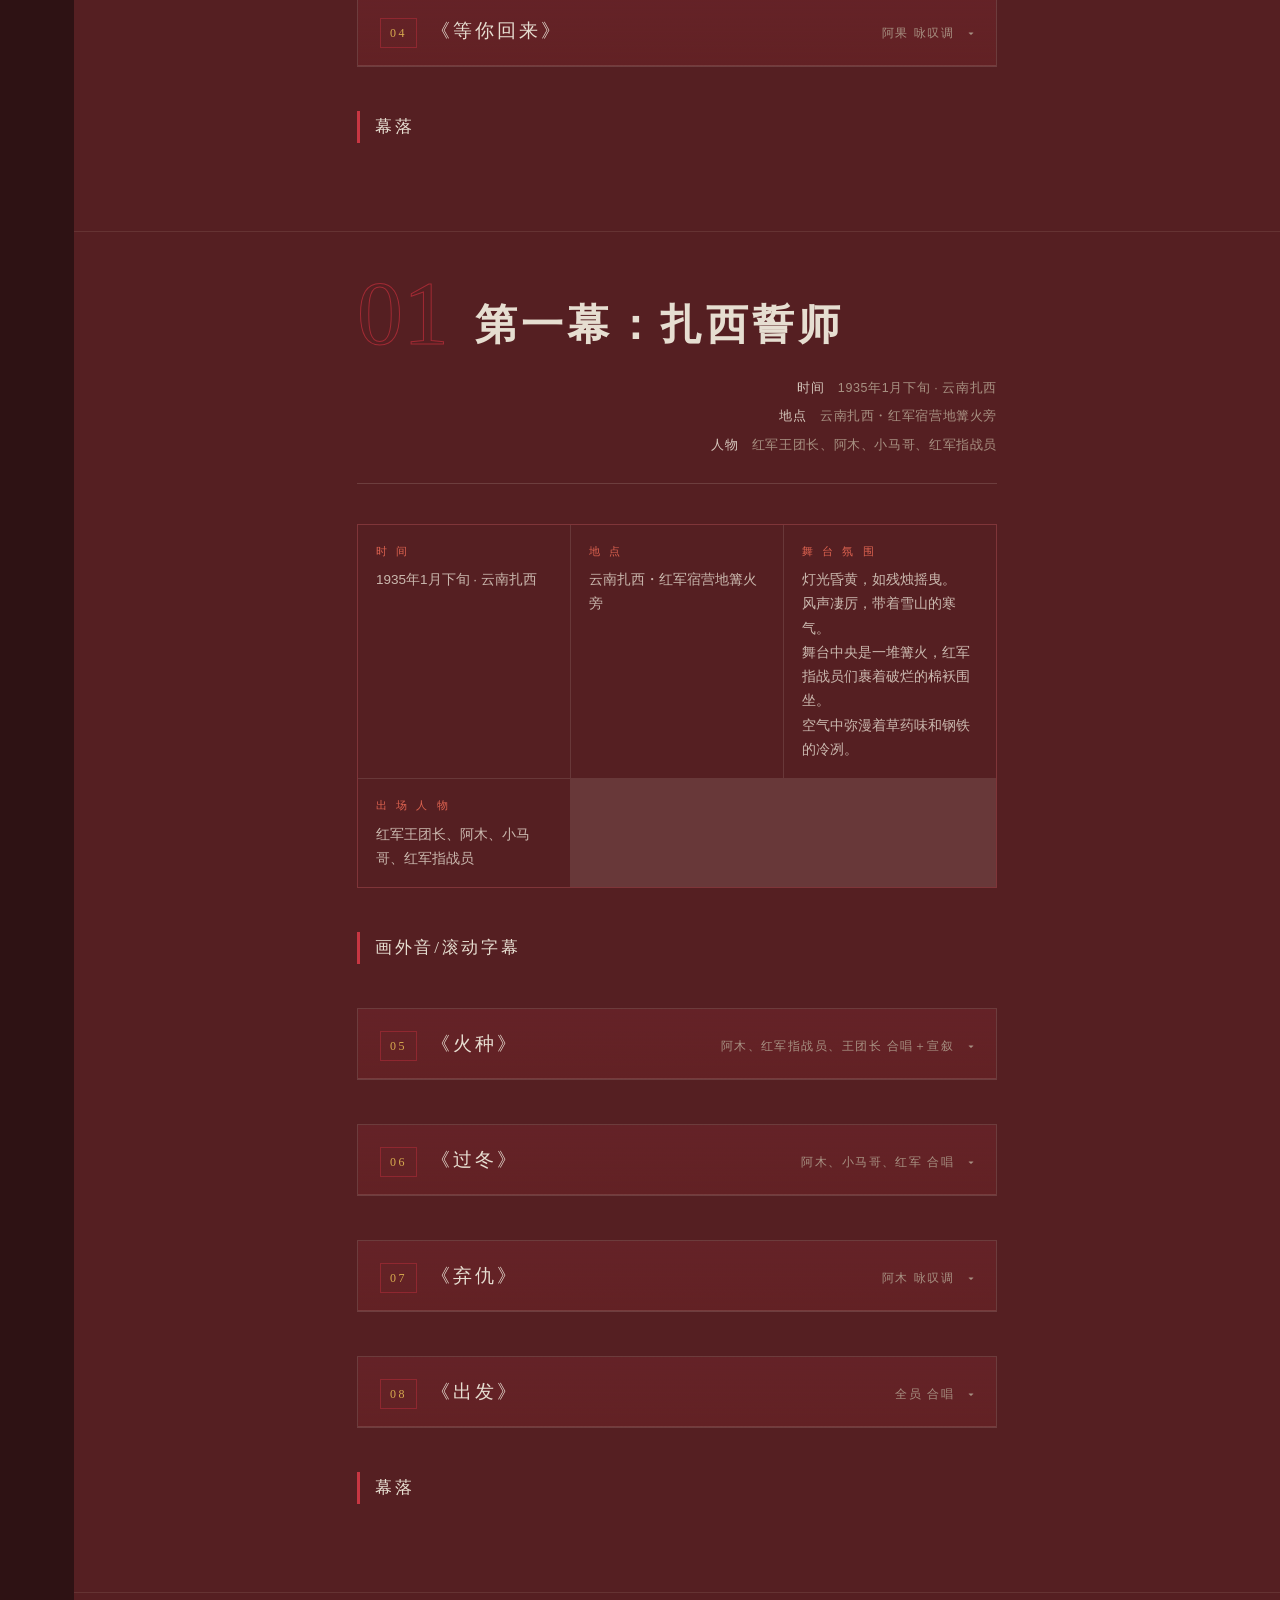
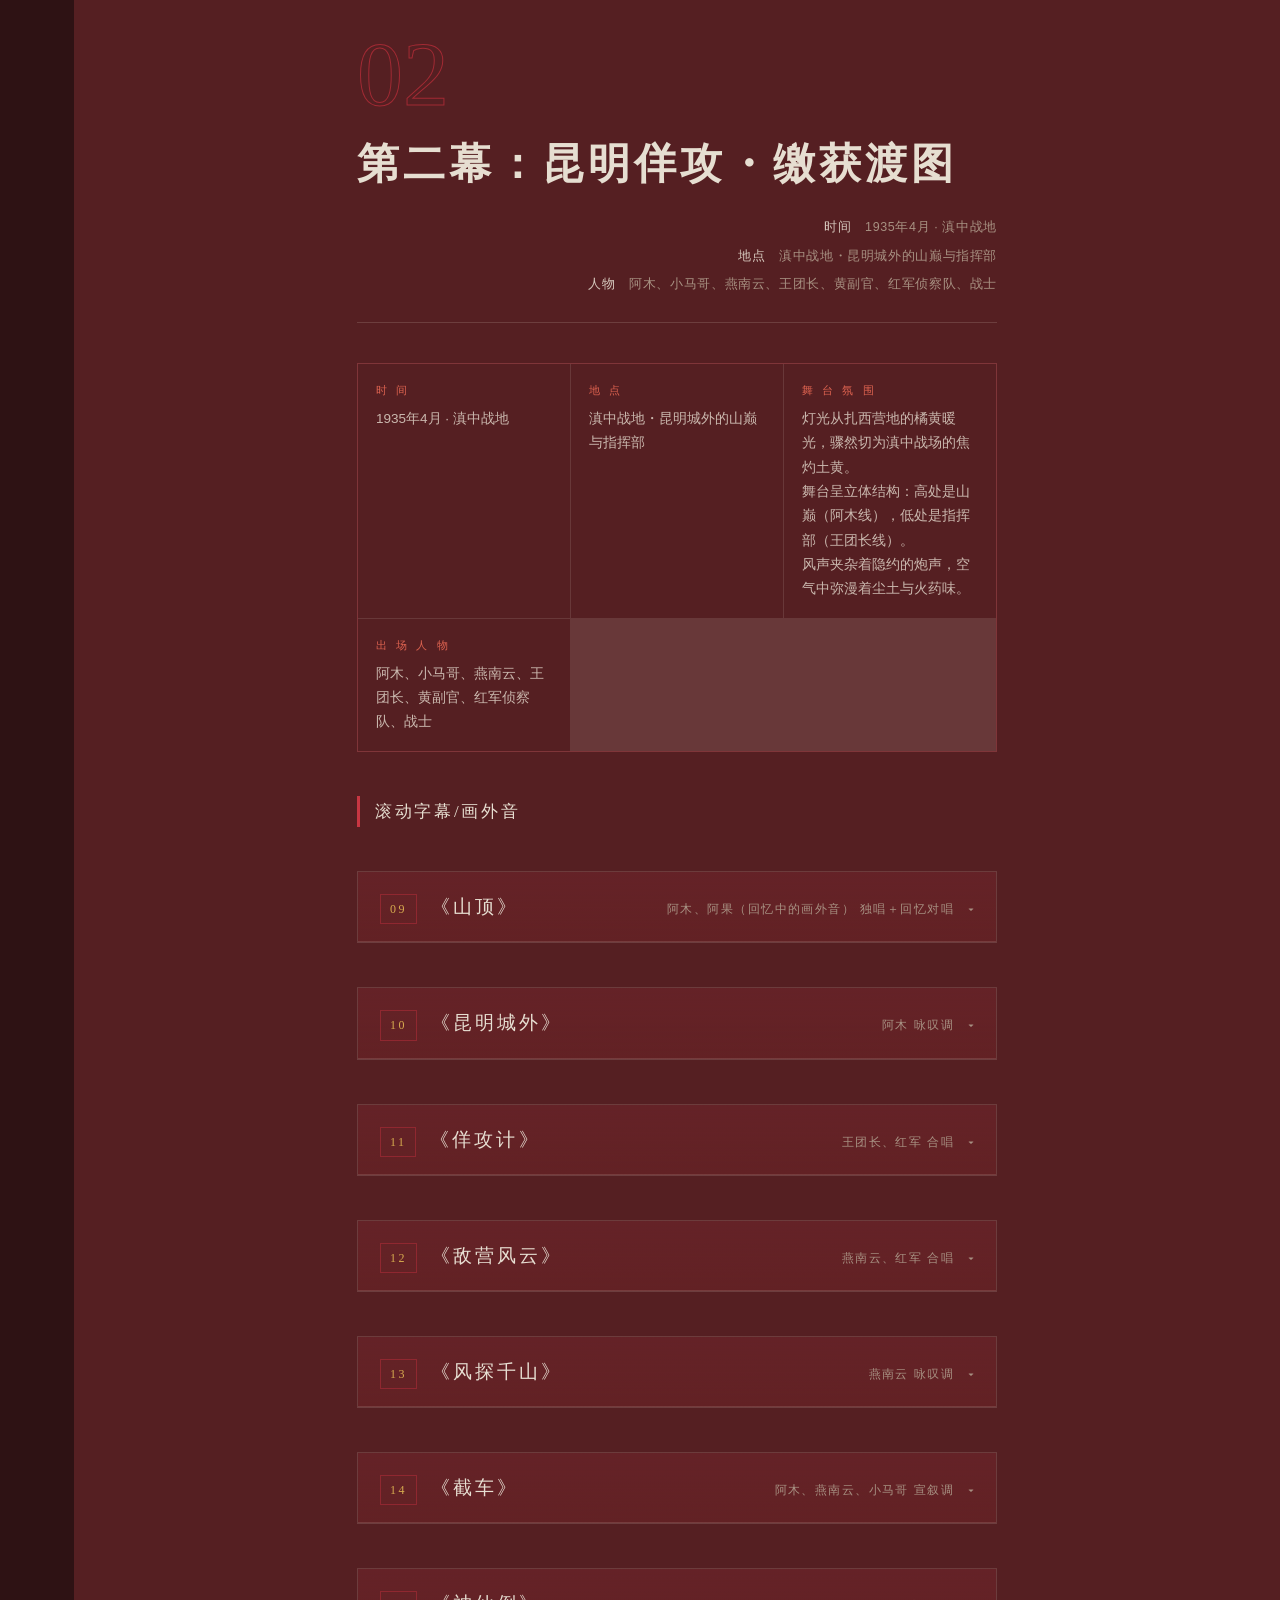
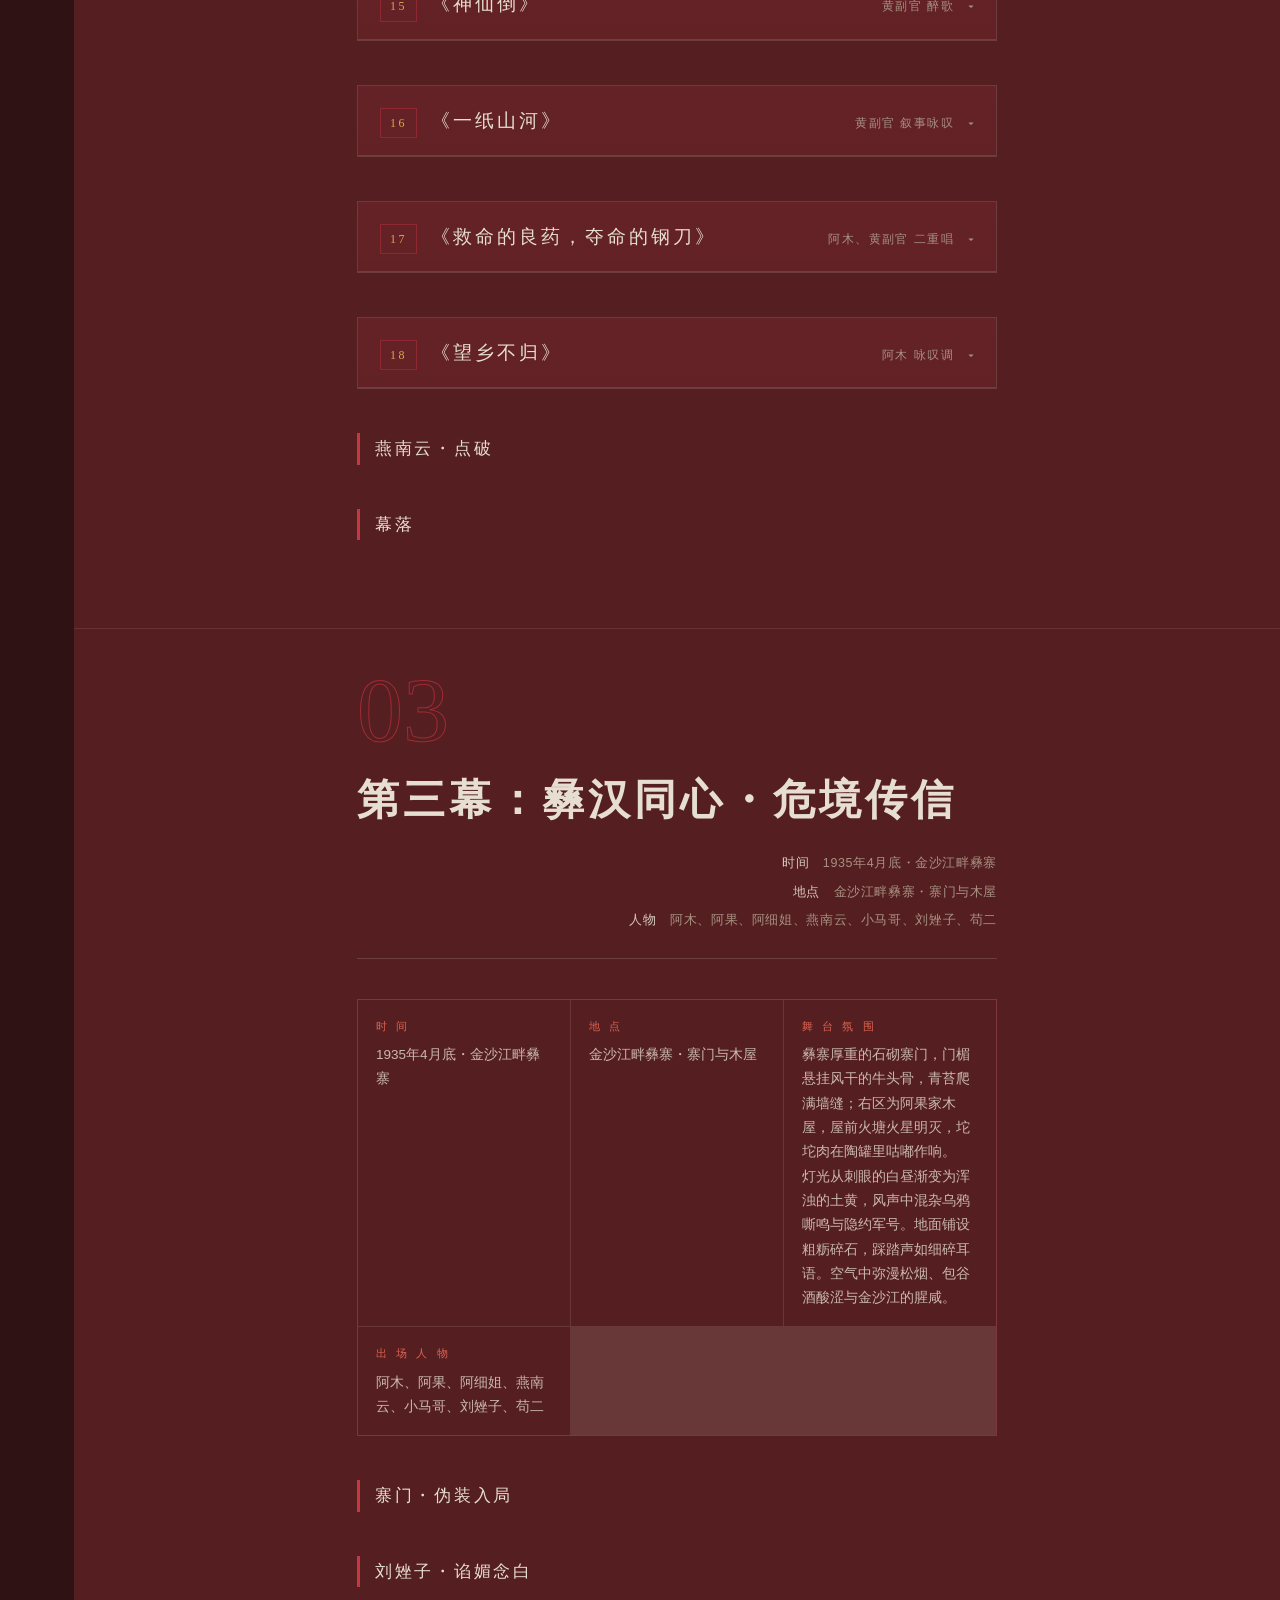
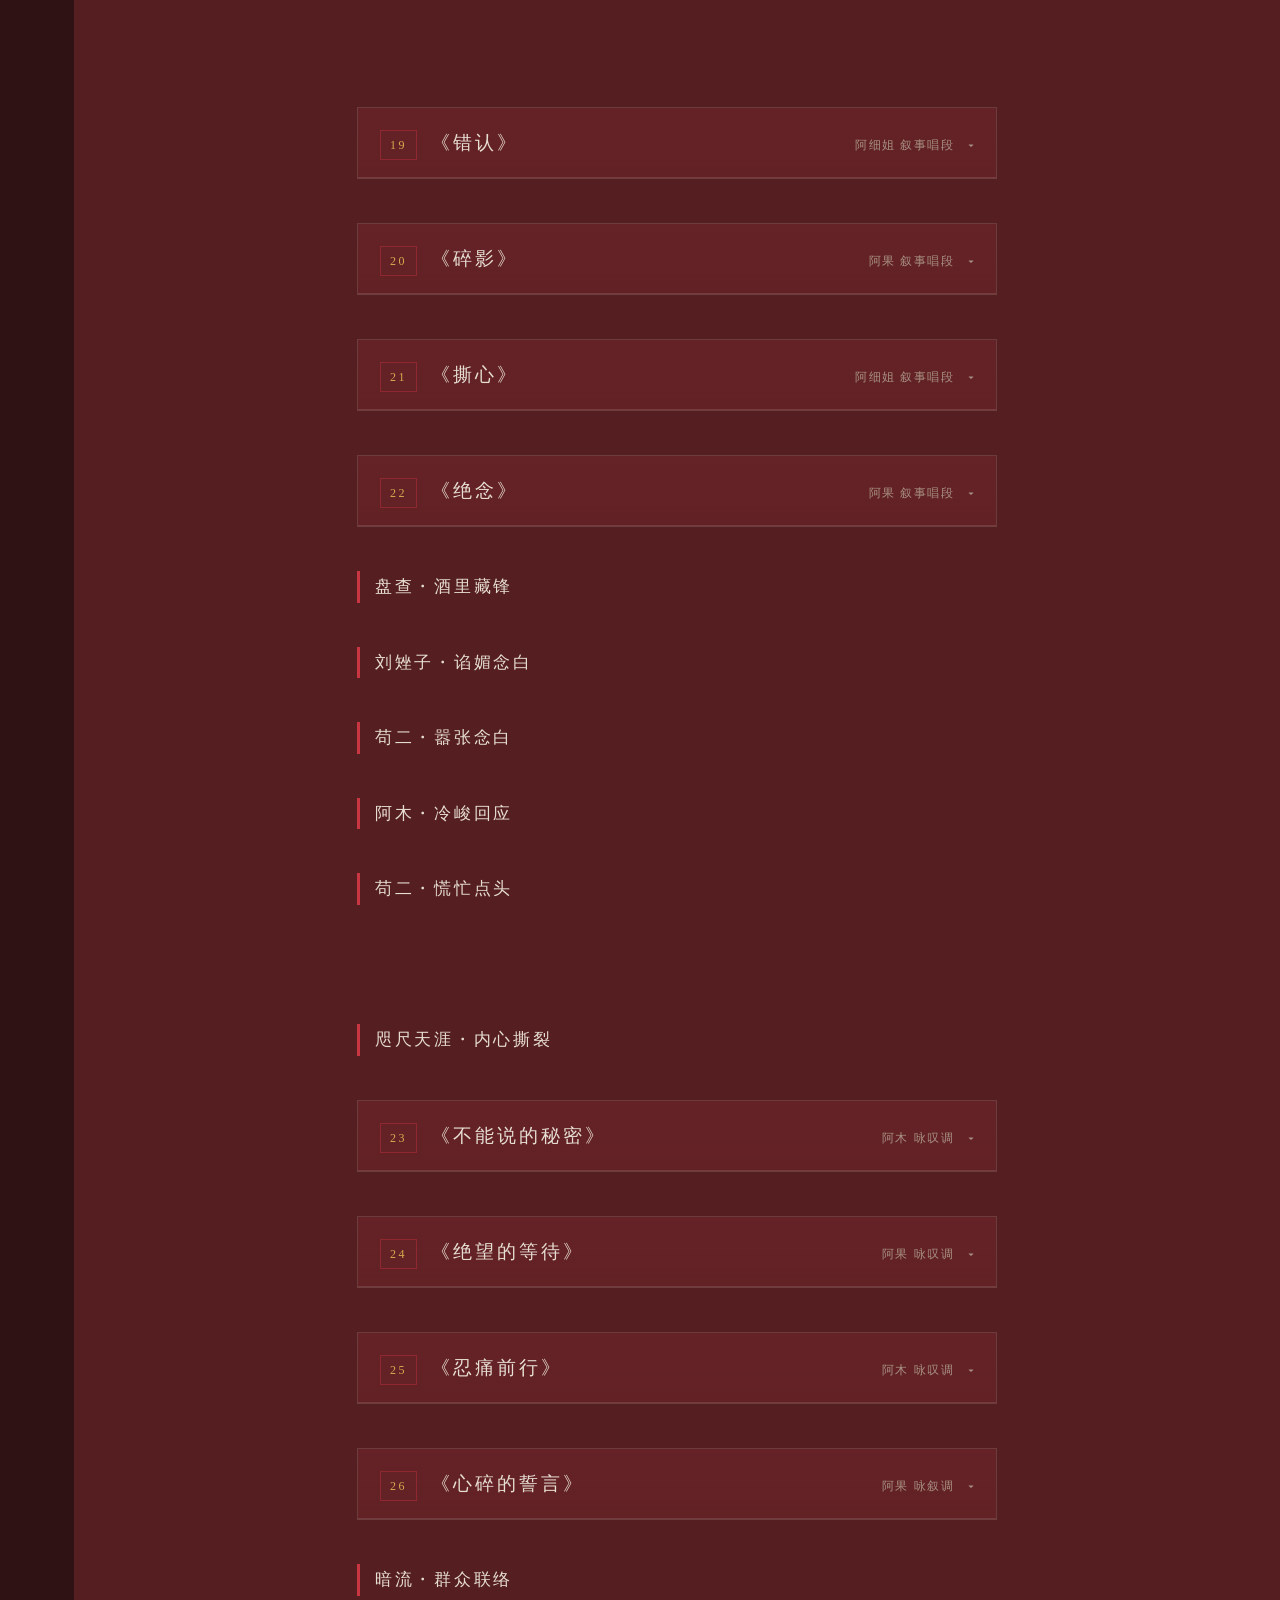
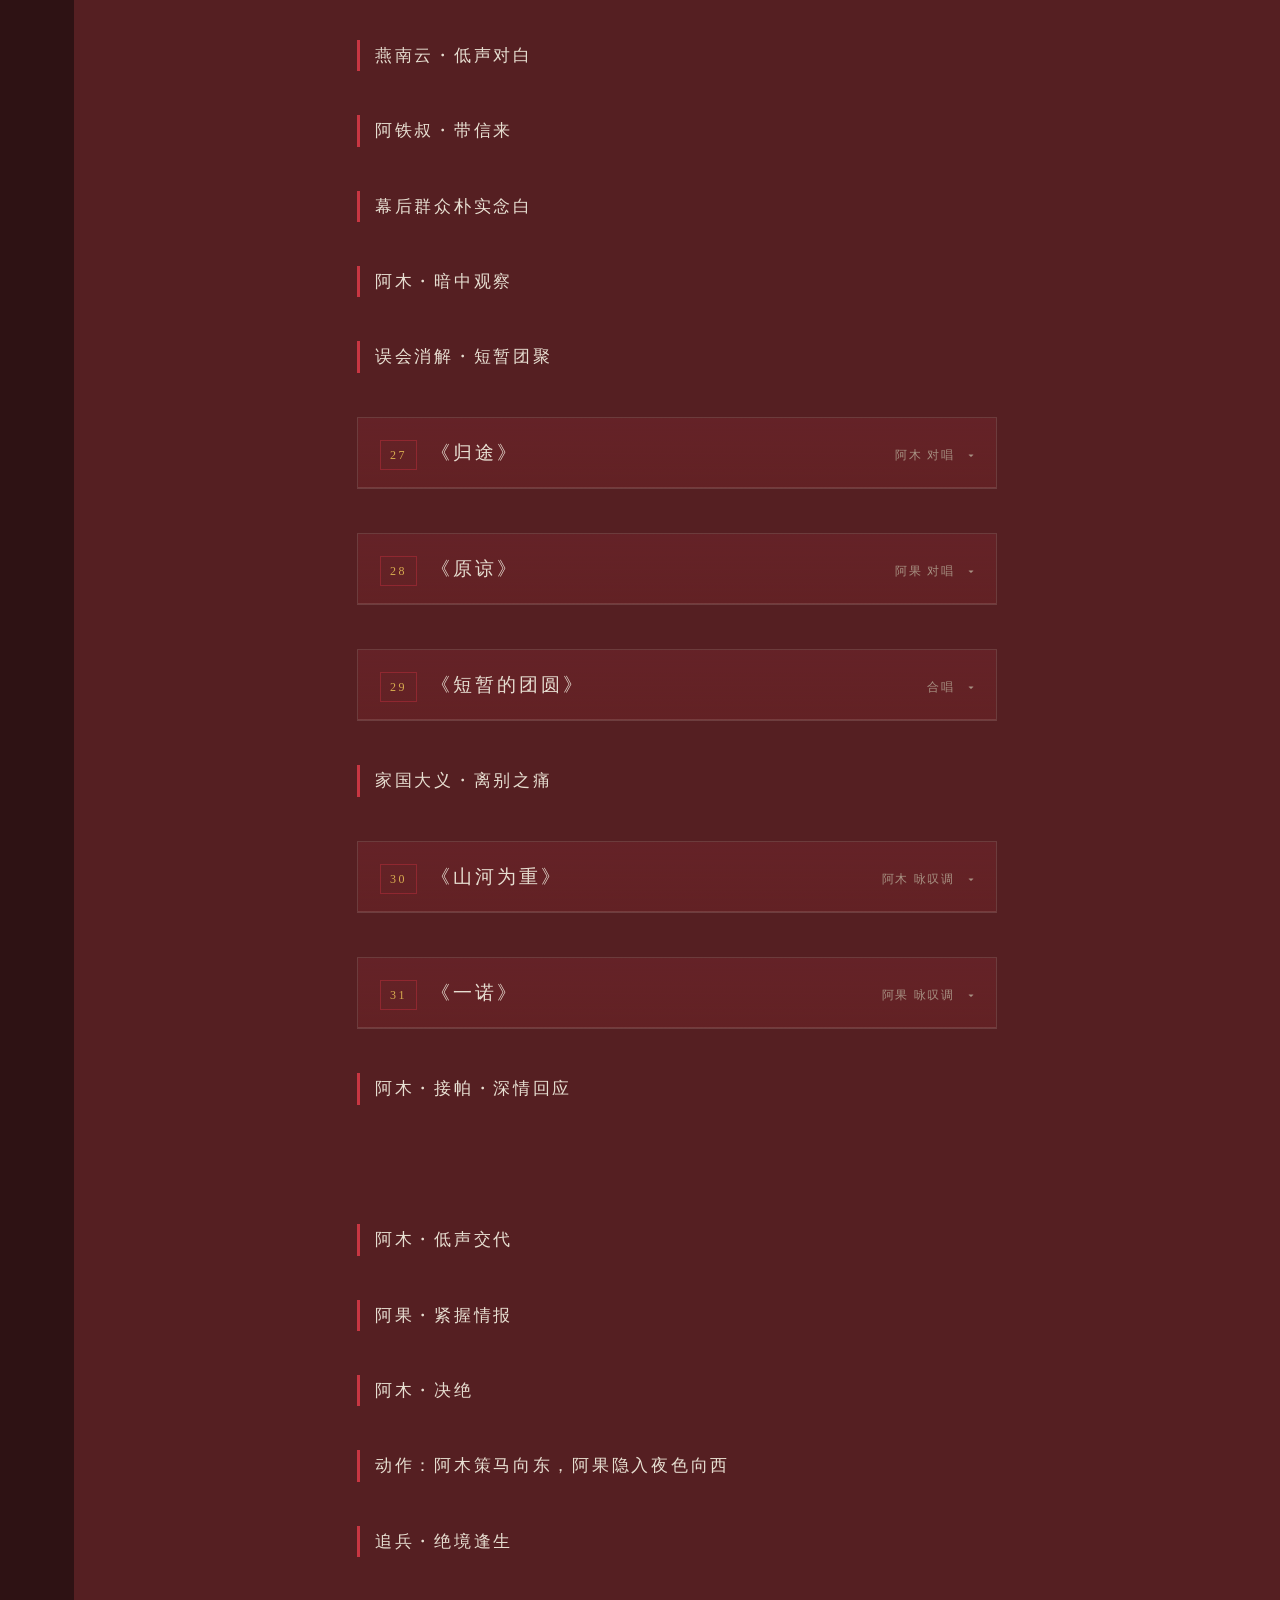
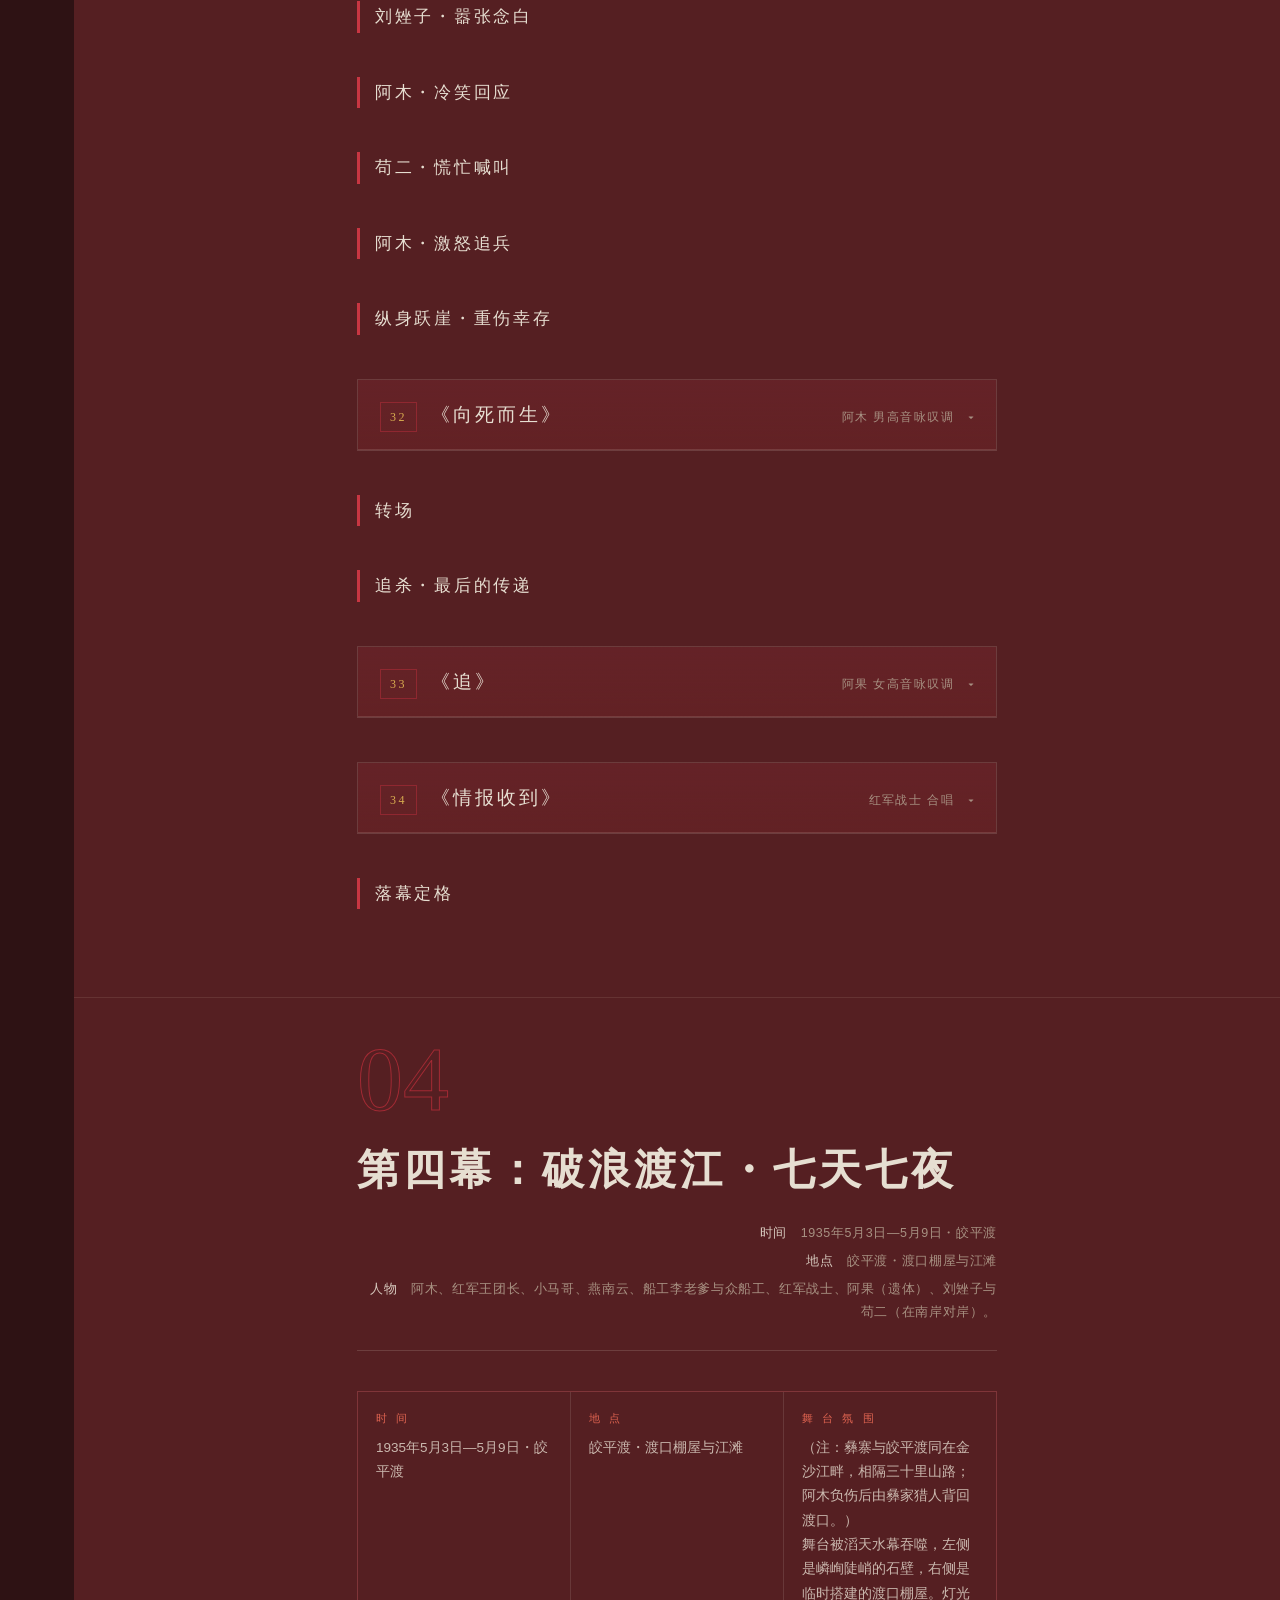
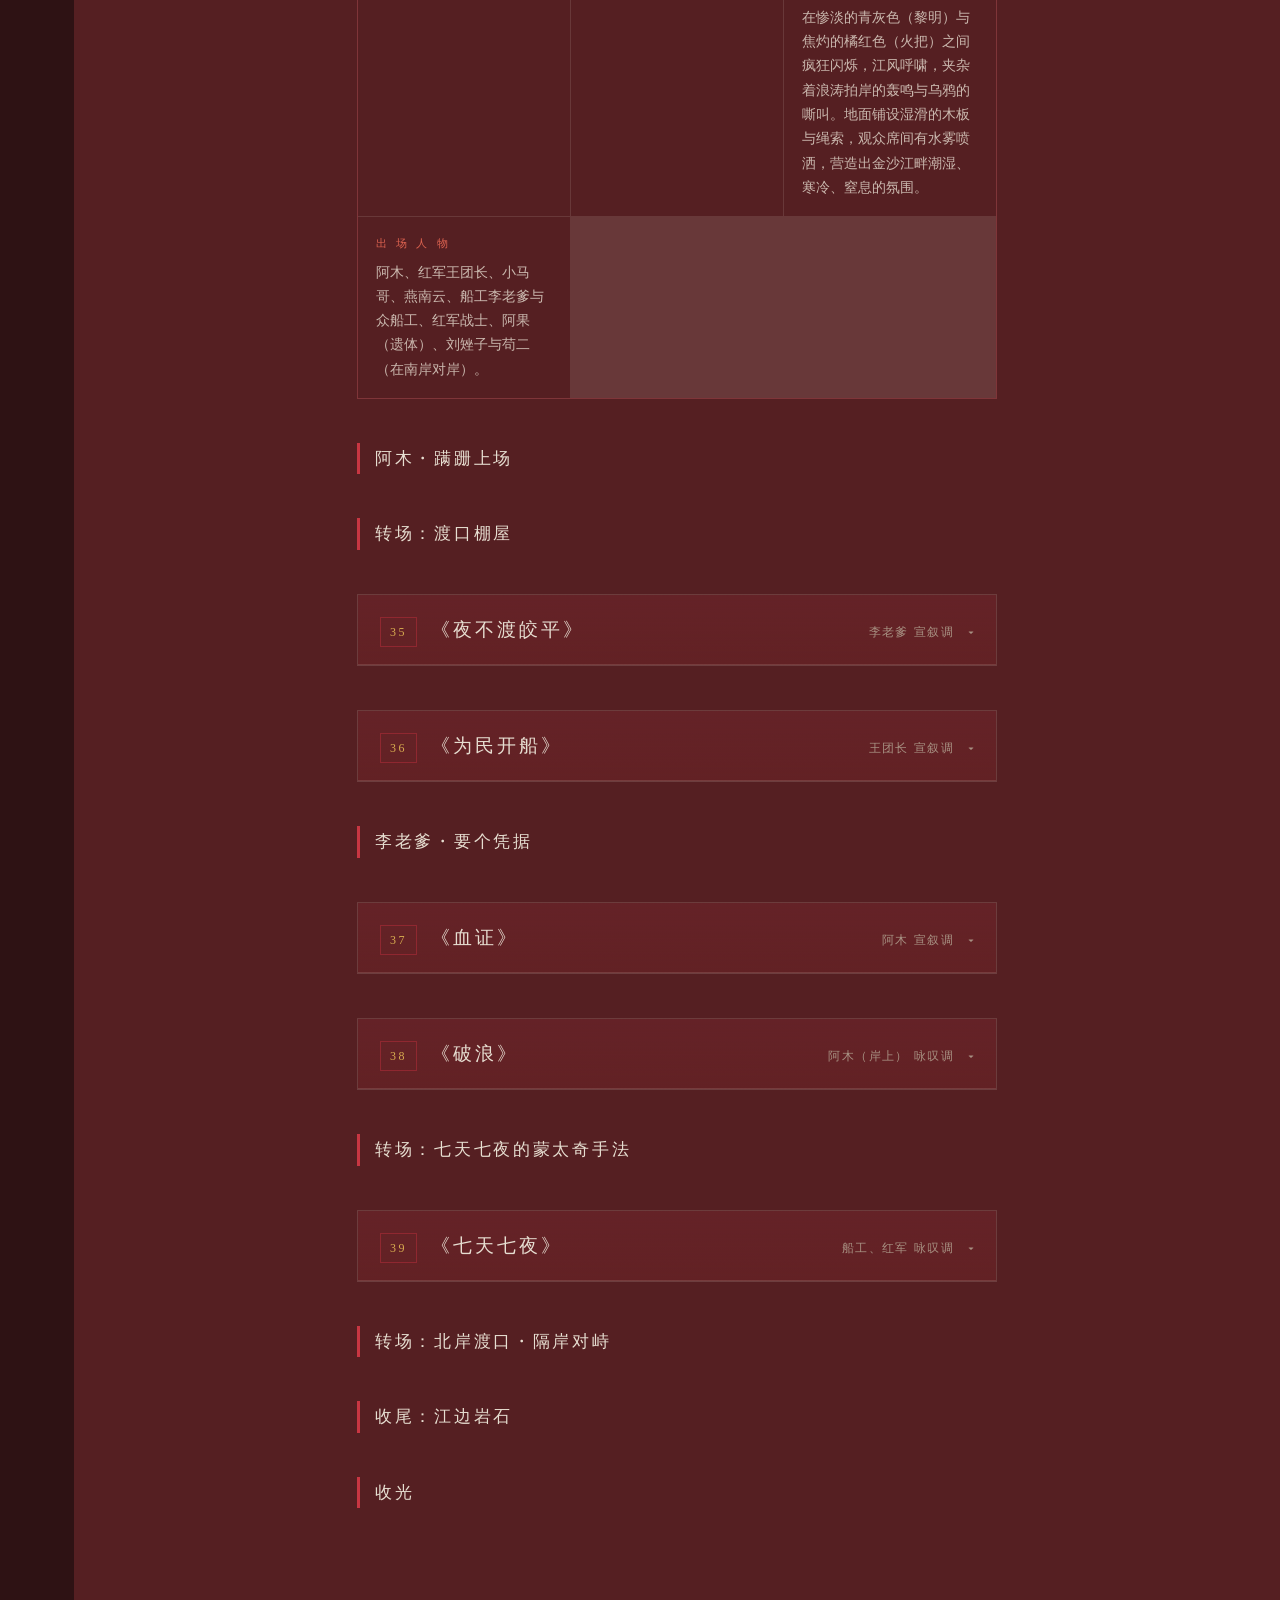
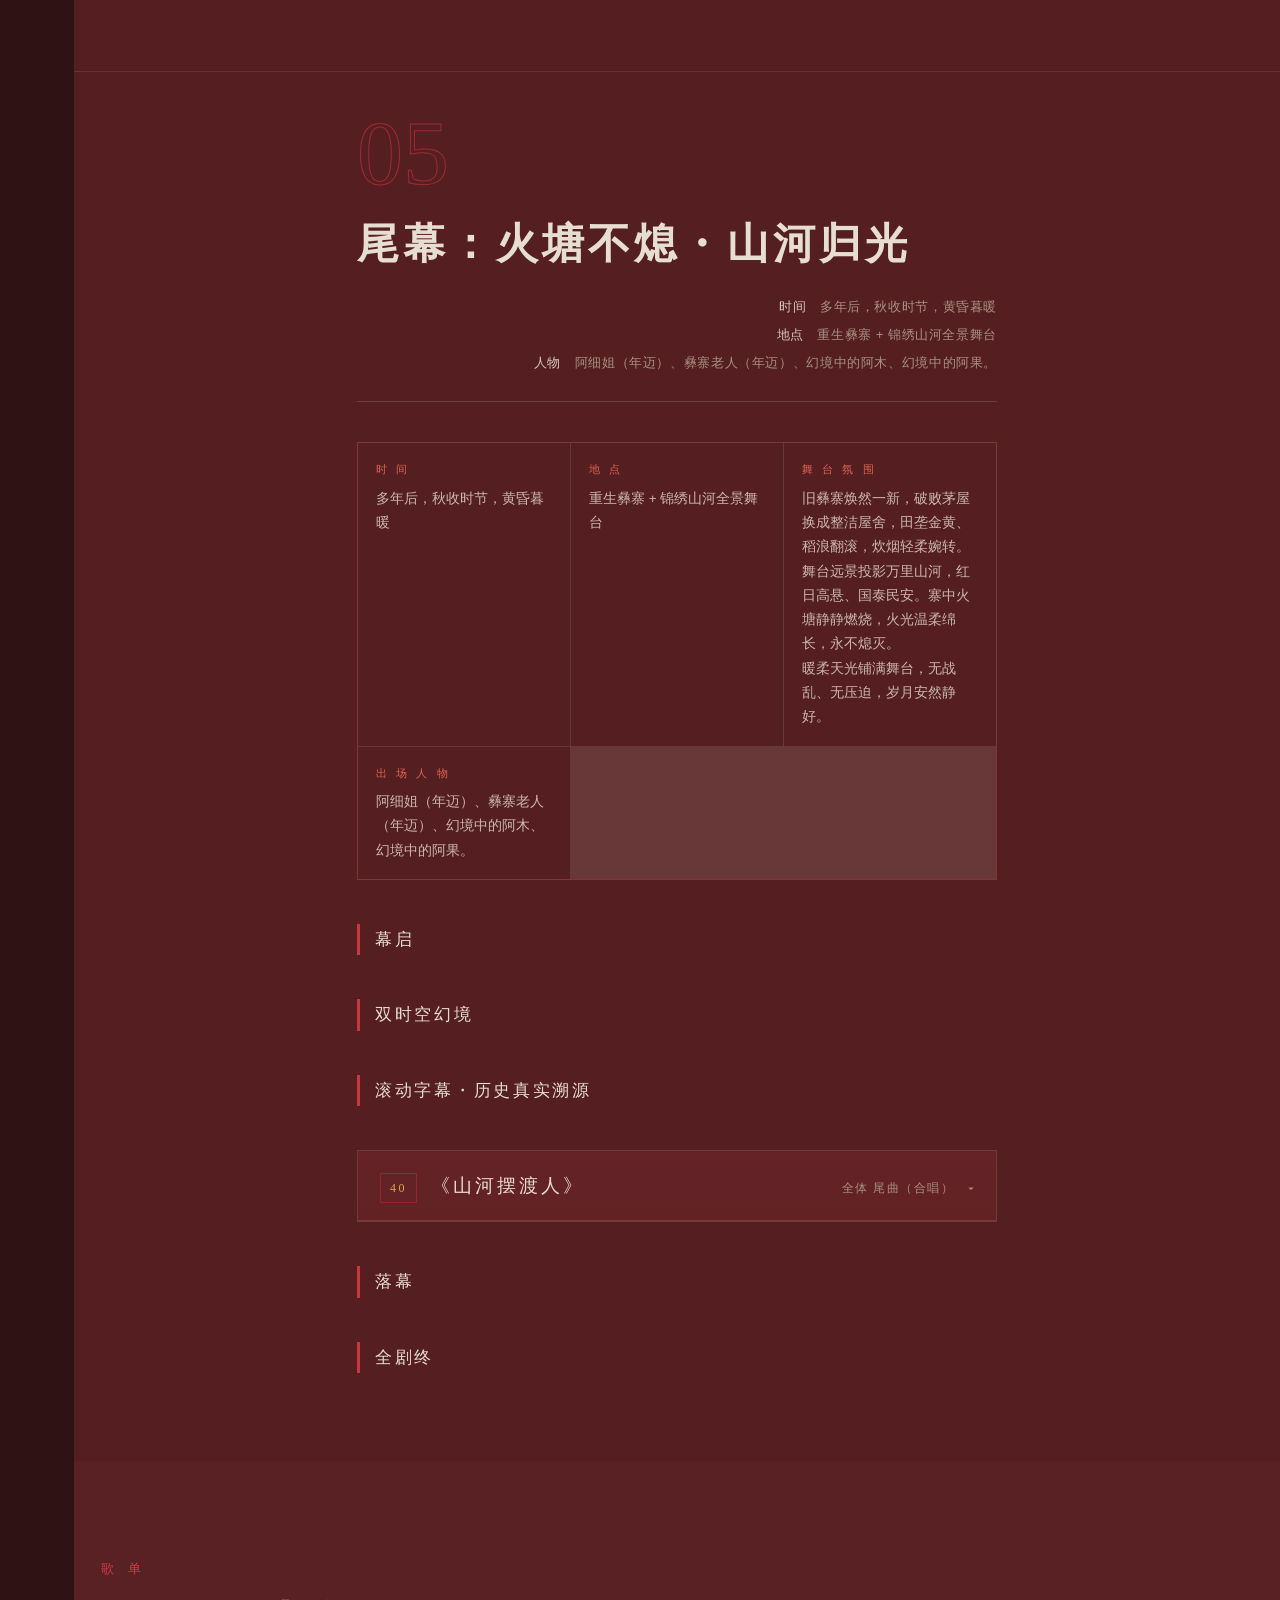
<file: shanhe/index.html>
<!DOCTYPE html>
<html lang="zh-CN">
<head>
<meta charset="UTF-8">
<meta name="viewport" content="width=device-width, initial-scale=1, viewport-fit=cover">
<title>山河摆渡人 ｜ 云南本土原创红色歌剧</title>
<meta name="description" content="云南本土原创红色歌剧《山河摆渡人》完整剧本。六幕、40 首曲目，从 1932 年彝寨火塘到 1935 年巧渡金沙江。">
<meta name="theme-color" content="#1A0C0E">
<meta property="og:type" content="website">
<meta property="og:title" content="山河摆渡人 ｜ 云南本土原创红色歌剧">
<meta property="og:description" content="六幕 · 四十首曲目。从 1932 年彝寨火塘到 1935 年巧渡金沙江——完整剧本在线读。">
<meta property="og:locale" content="zh_CN">
<link rel="stylesheet" href="assets/css/main.css?v=2">
<link rel="preload" href="assets/js/three.module.js" as="script" crossorigin>
<link rel="preload" href="assets/js/data.js" as="script">
<link rel="icon" href="data:image/svg+xml,<svg xmlns='http://www.w3.org/2000/svg' viewBox='0 0 32 32'><rect width='32' height='32' fill='%230E0B09'/><circle cx='16' cy='16' r='7' fill='none' stroke='%23C8102E' stroke-width='2'/></svg>">
</head>
<body>

<!-- ══ 整站访问密码门（凭密码进入）══ -->
<div class="site-gate" id="siteGate" hidden>
  <div class="site-gate-card">
    <div class="site-gate-mark" aria-hidden="true">渡</div>
    <h2 class="site-gate-title">山河摆渡人 · 内部站点</h2>
    <p class="site-gate-desc">本站为内部资料站点，凭访问密码进入。</p>
    <form class="site-gate-form" id="siteGateForm" autocomplete="off">
      <label class="site-gate-label" for="siteGateInput">访问密码</label>
      <input class="site-gate-input" id="siteGateInput" type="password"
             inputmode="numeric" placeholder="请输入密码" aria-label="访问密码">
      <button class="site-gate-btn" type="submit">进 入</button>
    </form>
    <p class="site-gate-msg" id="siteGateMsg" role="status" aria-live="polite"></p>
    <p class="site-gate-tip">密码由主创团队分发 · 暂不公开</p>
  </div>
</div>

<canvas id="stage" aria-hidden="true"></canvas>
<div class="vignette" aria-hidden="true"></div>

<!-- ══ 顶栏 ══ -->
<header class="topbar">
  <div class="brand" data-goto="#hero" tabindex="0" role="button" aria-label="回到主页顶部">山河<em>摆渡人</em></div>
  <nav class="topnav" id="topnav" aria-label="主导航"></nav>
</header>

<!-- ══ 左侧幕次轨 ══ -->
<nav class="rail" id="rail" aria-label="幕次导航"></nav>

<main class="page">

  <!-- ══ HERO ══ -->
  <section class="hero" id="hero">
    <div class="hero-mark" aria-hidden="true"><span>渡</span></div>
    <div class="hero-inner">
      <div class="hero-kicker">云南本土原创红色歌剧</div>
      <h1 class="hero-title" data-goto="#hero" tabindex="0" role="button" aria-label="回到主页顶部">山河摆渡人</h1>
      <span class="draft-stamp" aria-label="非完稿"><i>非</i><i>完</i><i>稿</i></span>
      <p class="hero-sub" id="heroSub">历史的回眸 · 巧渡金沙江</p>
      <div class="hero-meta" id="heroMeta"></div>
      <div class="hero-credits" id="heroCredits"></div>
      <button class="hero-cta" data-goto="#act-0">开演 · 序幕</button>
    </div>
    <div class="scroll-hint" aria-hidden="true"><span>向下</span><i></i></div>
    <div class="drag-hint" id="dragHint" aria-hidden="true">
      <svg viewBox="0 0 64 24" width="64" height="24" fill="none">
        <path d="M2 12h58M52 5l8 7-8 7" stroke="currentColor" stroke-width="1.4"
              stroke-linecap="round" stroke-linejoin="round"/>
      </svg>
      <span>拖动 · 拉开山色</span>
    </div>
  </section>

  <!-- ══ 核心主线 ══ -->
  <section class="band dark" id="mainline">
    <div class="wrap wide">
      <div class="sec-head">
        <div class="sec-num">主 线</div>
        <h2 class="sec-title">一条被历史记住的渡江路</h2>
        <p class="sec-desc" id="spineDesc"></p>
      </div>
      <div class="spine">
        <div class="spine-line" aria-hidden="true"></div>
        <div class="spine-items" id="spineItems"></div>
      </div>
    </div>
  </section>

  <!-- ══ 剧本阅读权限门 ══ -->
  <section class="band dark gate" id="gate" hidden>
    <div class="wrap">
      <div class="gate-card">
        <div class="gate-mark" aria-hidden="true">渡</div>
        <h2 class="gate-title">全本剧本 · 限内部传阅</h2>
        <p class="gate-desc">
          六幕完整剧本正文与全部唱段歌词仅供创作团队与演出主创阅读。<br>
          剧目概况、主线脉络、歌单目录、人物小传与伏笔结构对外公开。
        </p>
        <form class="gate-form" id="gateForm" autocomplete="off">
          <label class="gate-label" for="gateInput">阅读密码</label>
          <input class="gate-input" id="gateInput" type="password"
                 inputmode="numeric" placeholder="请输入密码" aria-label="阅读密码">
          <button class="gate-btn" type="submit">开 卷</button>
        </form>
        <p class="gate-msg" id="gateMsg" role="status" aria-live="polite"></p>
        <p class="gate-tip">密码由主创团队分发 · 公开页面仅展示剧目概况</p>
      </div>
    </div>
  </section>

  <!-- ══ 剧目 ══ -->
  <div id="acts"></div>

  <!-- ══ 曲目总览 ══ -->
  <section class="band dark" id="songs">
    <div class="wrap wide">
      <div class="sec-head">
        <div class="sec-num">歌 单</div>
        <h2 class="sec-title">全剧四十首</h2>
        <p class="sec-desc">点开任意一首，看它的完整歌词。咏叹调、宣叙调、合唱，各有其声。</p>
      </div>
      <div class="songwall" id="songwall"></div>
    </div>
  </section>

  <!-- ══ 全剧曲目表 ══ -->
  <section class="band dark" id="songtable">
    <div class="wrap wide">
      <div class="sec-head">
        <div class="sec-num">目 录</div>
        <h2 class="sec-title">全剧曲目表</h2>
        <p class="sec-desc">四十首曲目的幕次、体裁与演唱，一表全览。点序号可跳到该曲。</p>
      </div>
      <div class="table-scroll">
        <table class="song-table">
          <thead id="songTableHead"></thead>
          <tbody id="songTableBody"></tbody>
        </table>
      </div>
    </div>
  </section>

  <!-- ══ 配乐试听 ══ -->
  <section class="band dark" id="scoring">
    <div class="wrap wide">
      <div class="sec-head">
        <div class="sec-num">配 乐</div>
        <h2 class="sec-title">八段配乐 Demo</h2>
        <p class="sec-desc">剧目配乐样带 · 创作小样，非定稿。</p>
      </div>
      <div class="scoring-list" id="scoringList"></div>
    </div>
  </section>

  <!-- ══ 人物 ══ -->
  <section class="band dark" id="cast">
    <div class="wrap wide">
      <div class="sec-head">
        <div class="sec-num">人 物</div>
        <h2 class="sec-title">十一个人，一条河</h2>
        <p class="sec-desc">阿木与阿果是艺术虚构人物，原型是千千万万无名彝、汉、傣各族群众。</p>
      </div>
      <div class="cast" id="castGrid"></div>
    </div>
  </section>

  <!-- ══ 伏笔 ══ -->
  <section class="band dark" id="threads">
    <div class="wrap wide">
      <div class="sec-head">
        <div class="sec-num">伏 笔</div>
        <h2 class="sec-title">六条线，都收到了</h2>
        <p class="sec-desc">有些是信物，有些是人。埋下时都不是为了好看，最后一场全部落地。</p>
      </div>
      <div class="threads" id="threadList"></div>
    </div>
  </section>

  <!-- ══ 页脚 ══ -->
  <footer class="foot">
    <div class="wrap">
      <h2 class="foot-title">山河无恙，星火永续</h2>
      <div class="foot-line" aria-hidden="true"></div>
      <p class="foot-note" id="footNote"></p>
      <div class="foot-meta">
        <span id="footAuthor"></span>
        <span>1932 — 1935</span>
        <span>六幕 · 四十首曲目</span>
      </div>
      <p class="foot-note foot-draft">本网站所示内容为创作初稿，非定稿文件，仅供内部交流。</p>
    </div>
  </footer>

</main>

<script src="assets/js/data.js"></script>
<script type="module" src="assets/js/main.js?v=2"></script>
<script>
/* 整站访问密码门：HTML 内联，不依赖外部 JS，打开即生效 */
(function () {
  var KEY = 'shb_site_pass', PASS = '985985';
  var gate = document.getElementById('siteGate');
  if (!gate) return;
  var ok = false;
  try { ok = sessionStorage.getItem(KEY) === '1'; } catch (e) {}
  if (ok) { gate.hidden = true; return; }
  gate.hidden = false;
  var form = document.getElementById('siteGateForm');
  var input = document.getElementById('siteGateInput');
  var msg = document.getElementById('siteGateMsg');
  if (!form) return;
  form.addEventListener('submit', function (e) {
    e.preventDefault();
    var v = (input && input.value || '').trim();
    if (v === PASS) {
      try { sessionStorage.setItem(KEY, '1'); } catch (e2) {}
      if (msg) { msg.textContent = '欢迎进入《山河摆渡人》'; msg.className = 'site-gate-msg ok'; }
      setTimeout(function () { gate.hidden = true; }, 420);
    } else {
      if (msg) { msg.textContent = '密码不正确，请向主创团队索取'; msg.className = 'site-gate-msg'; }
      if (input) { input.value = ''; input.focus(); }
    }
  });
})();
</script>
</body>
</html>
</file>
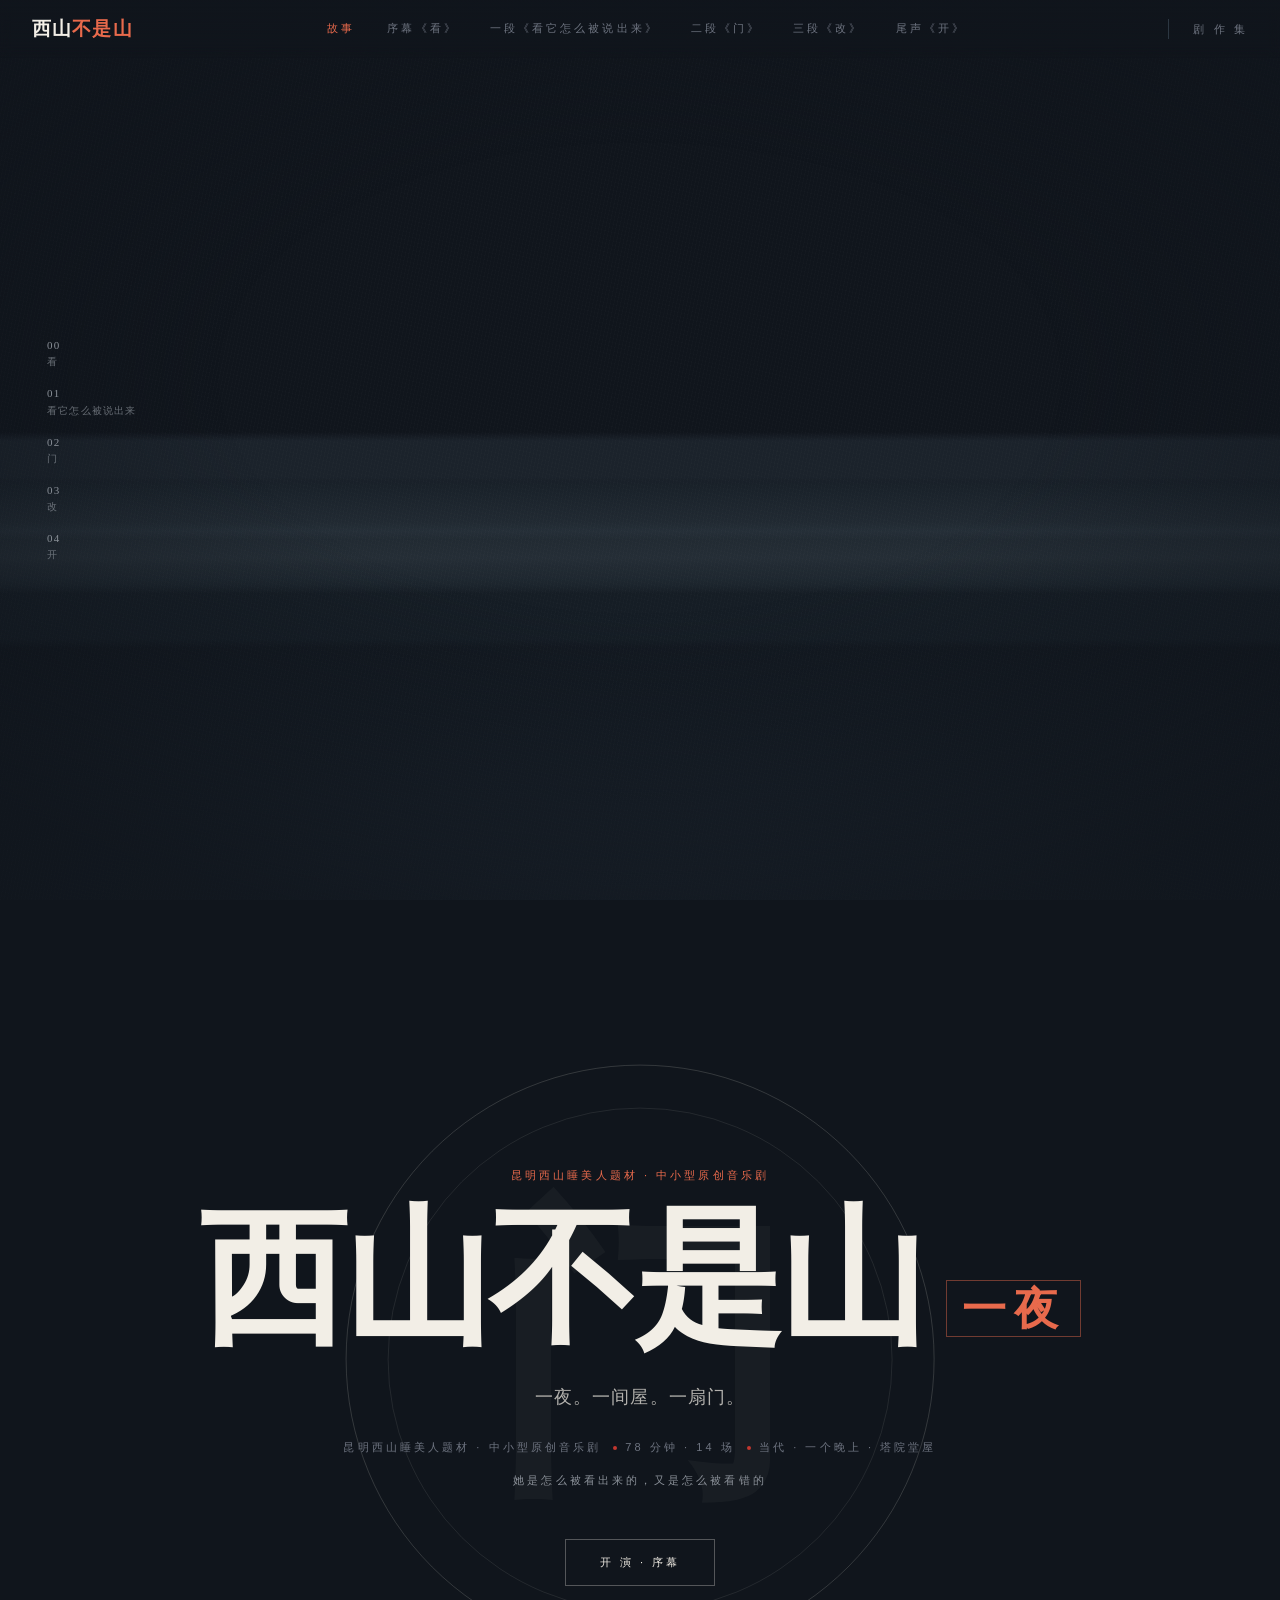
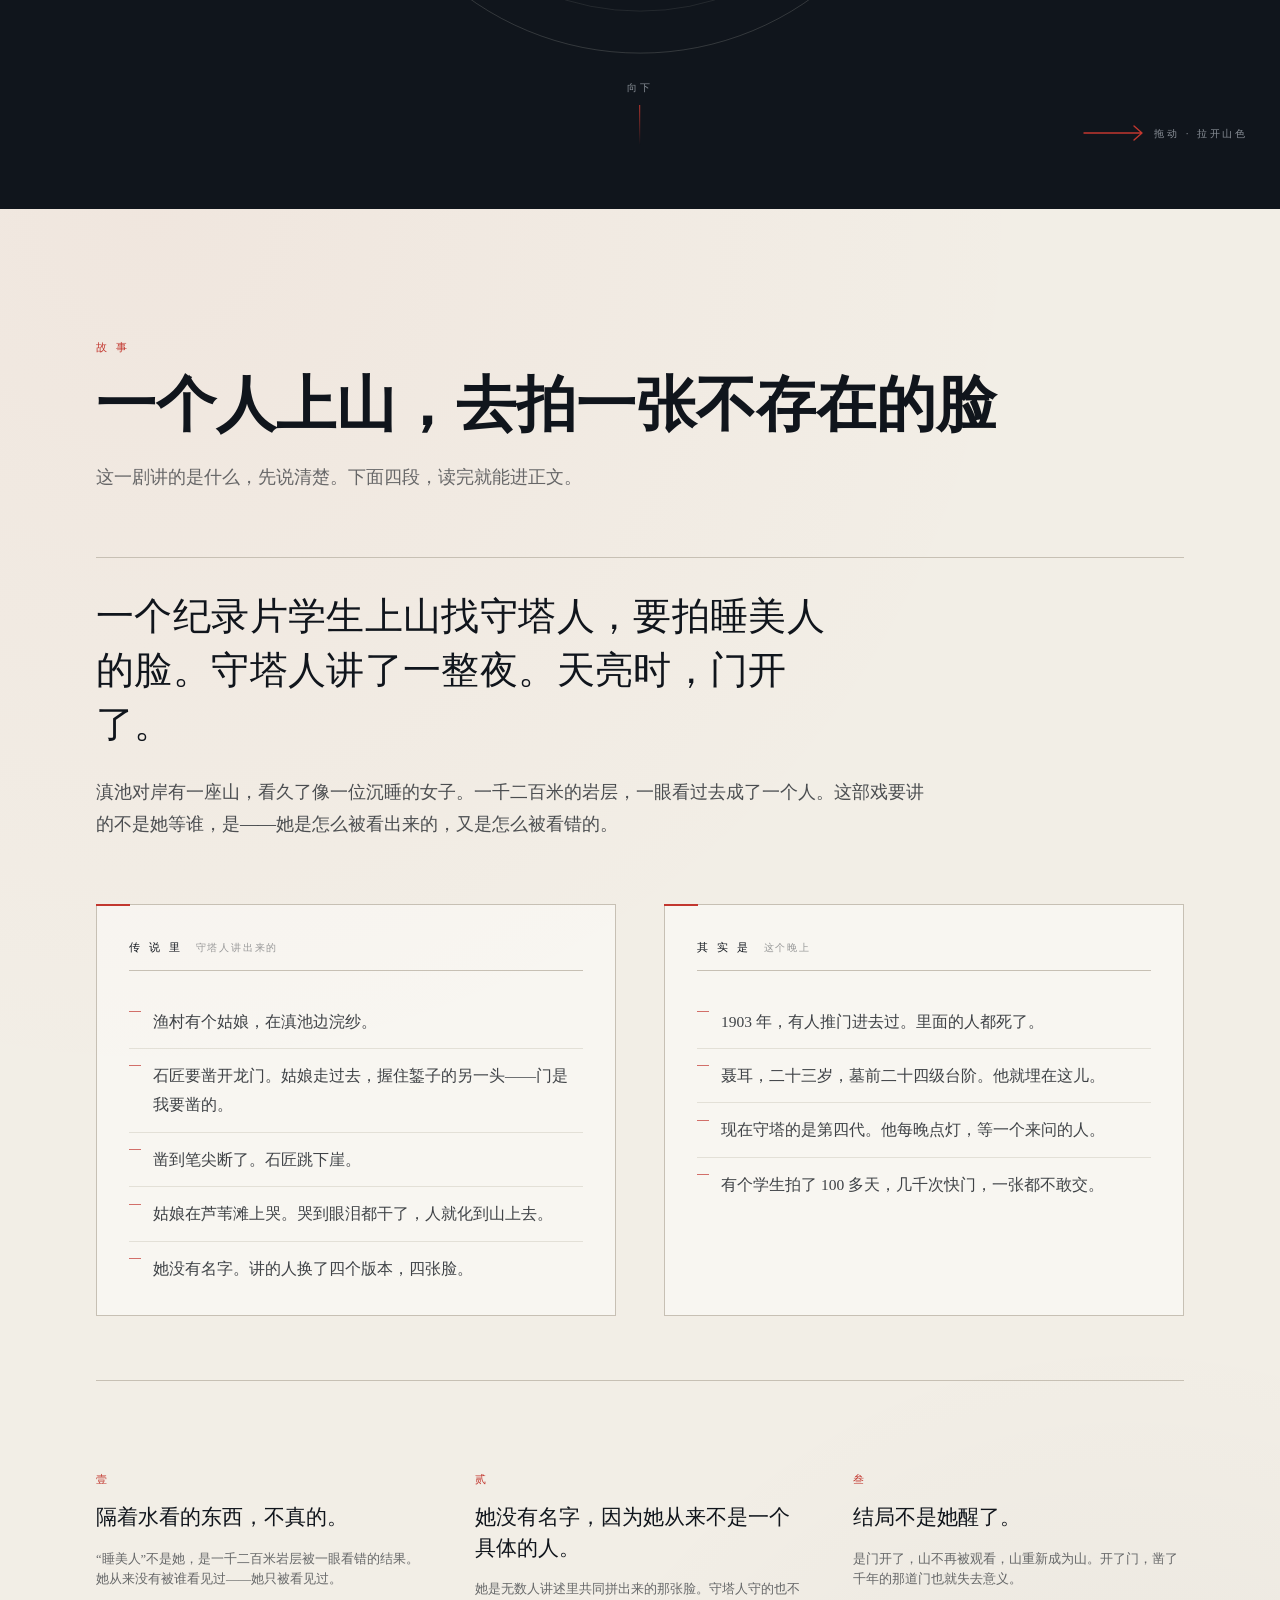
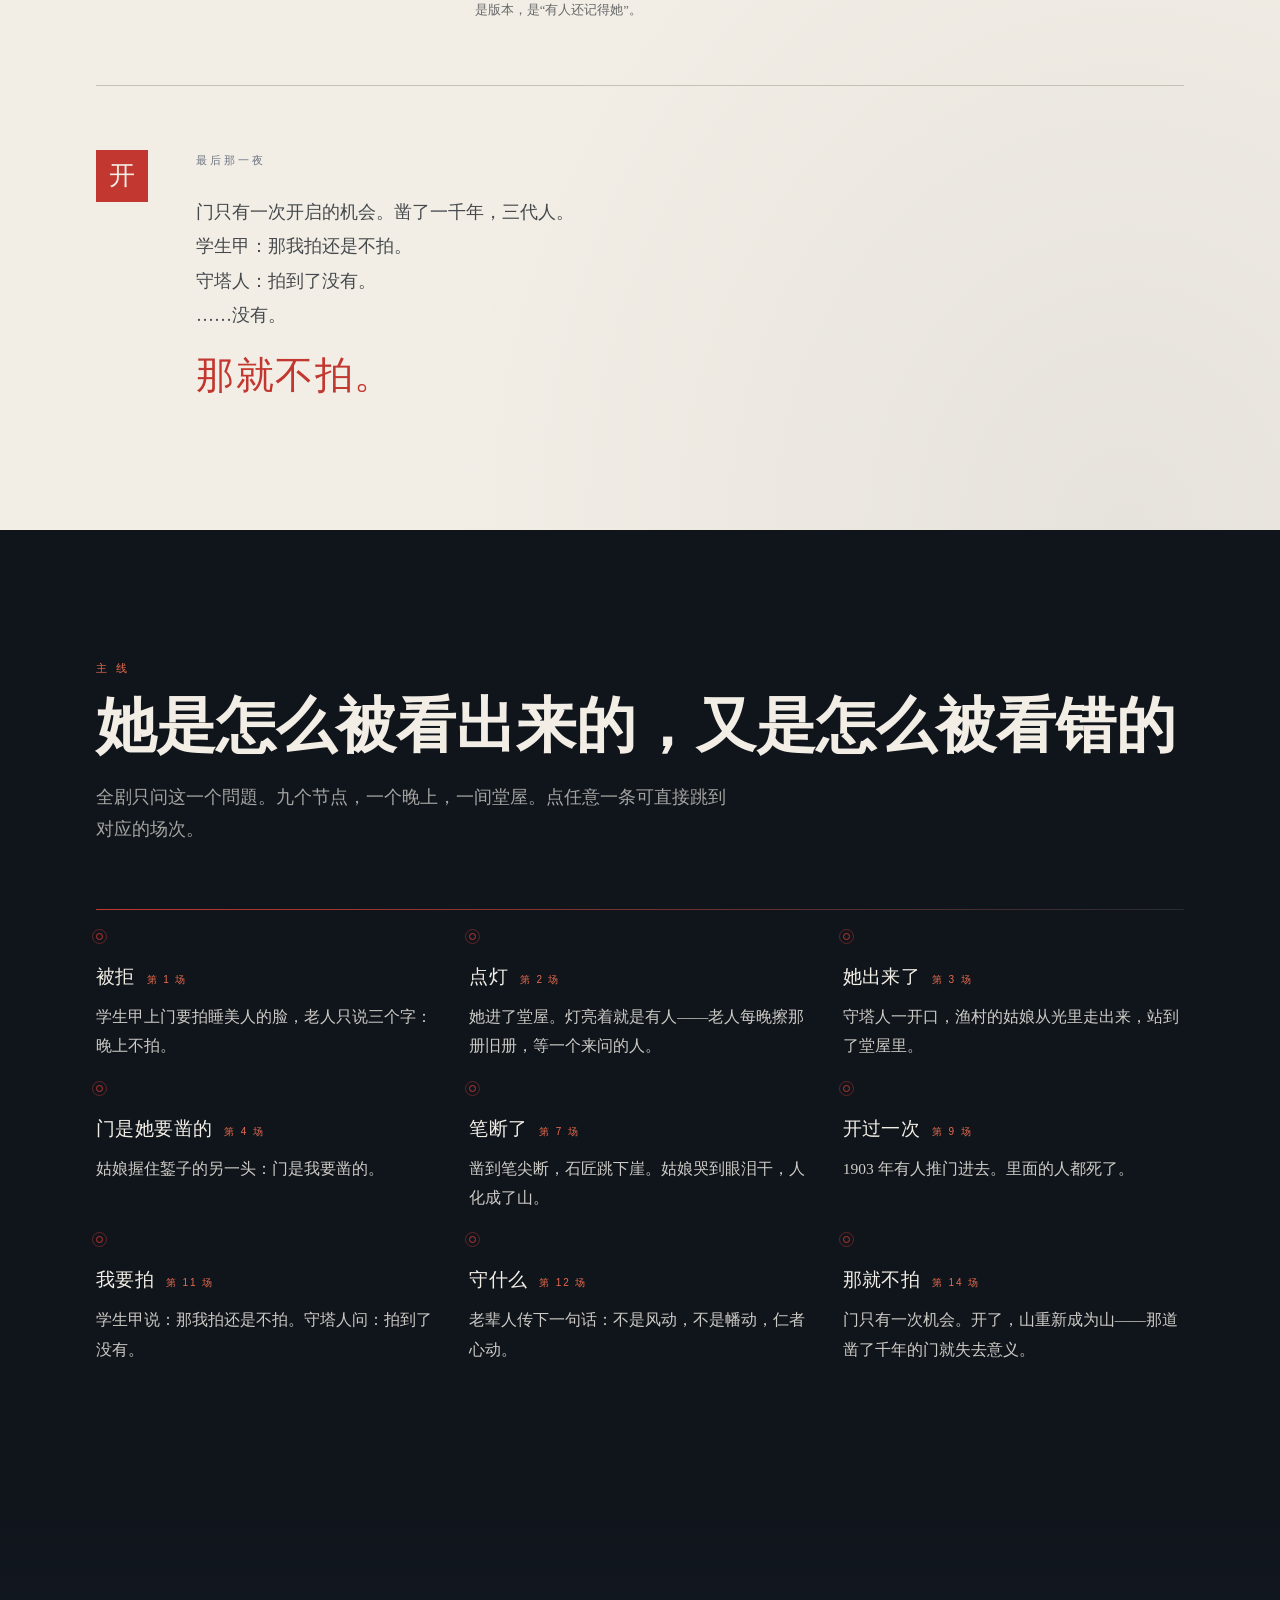
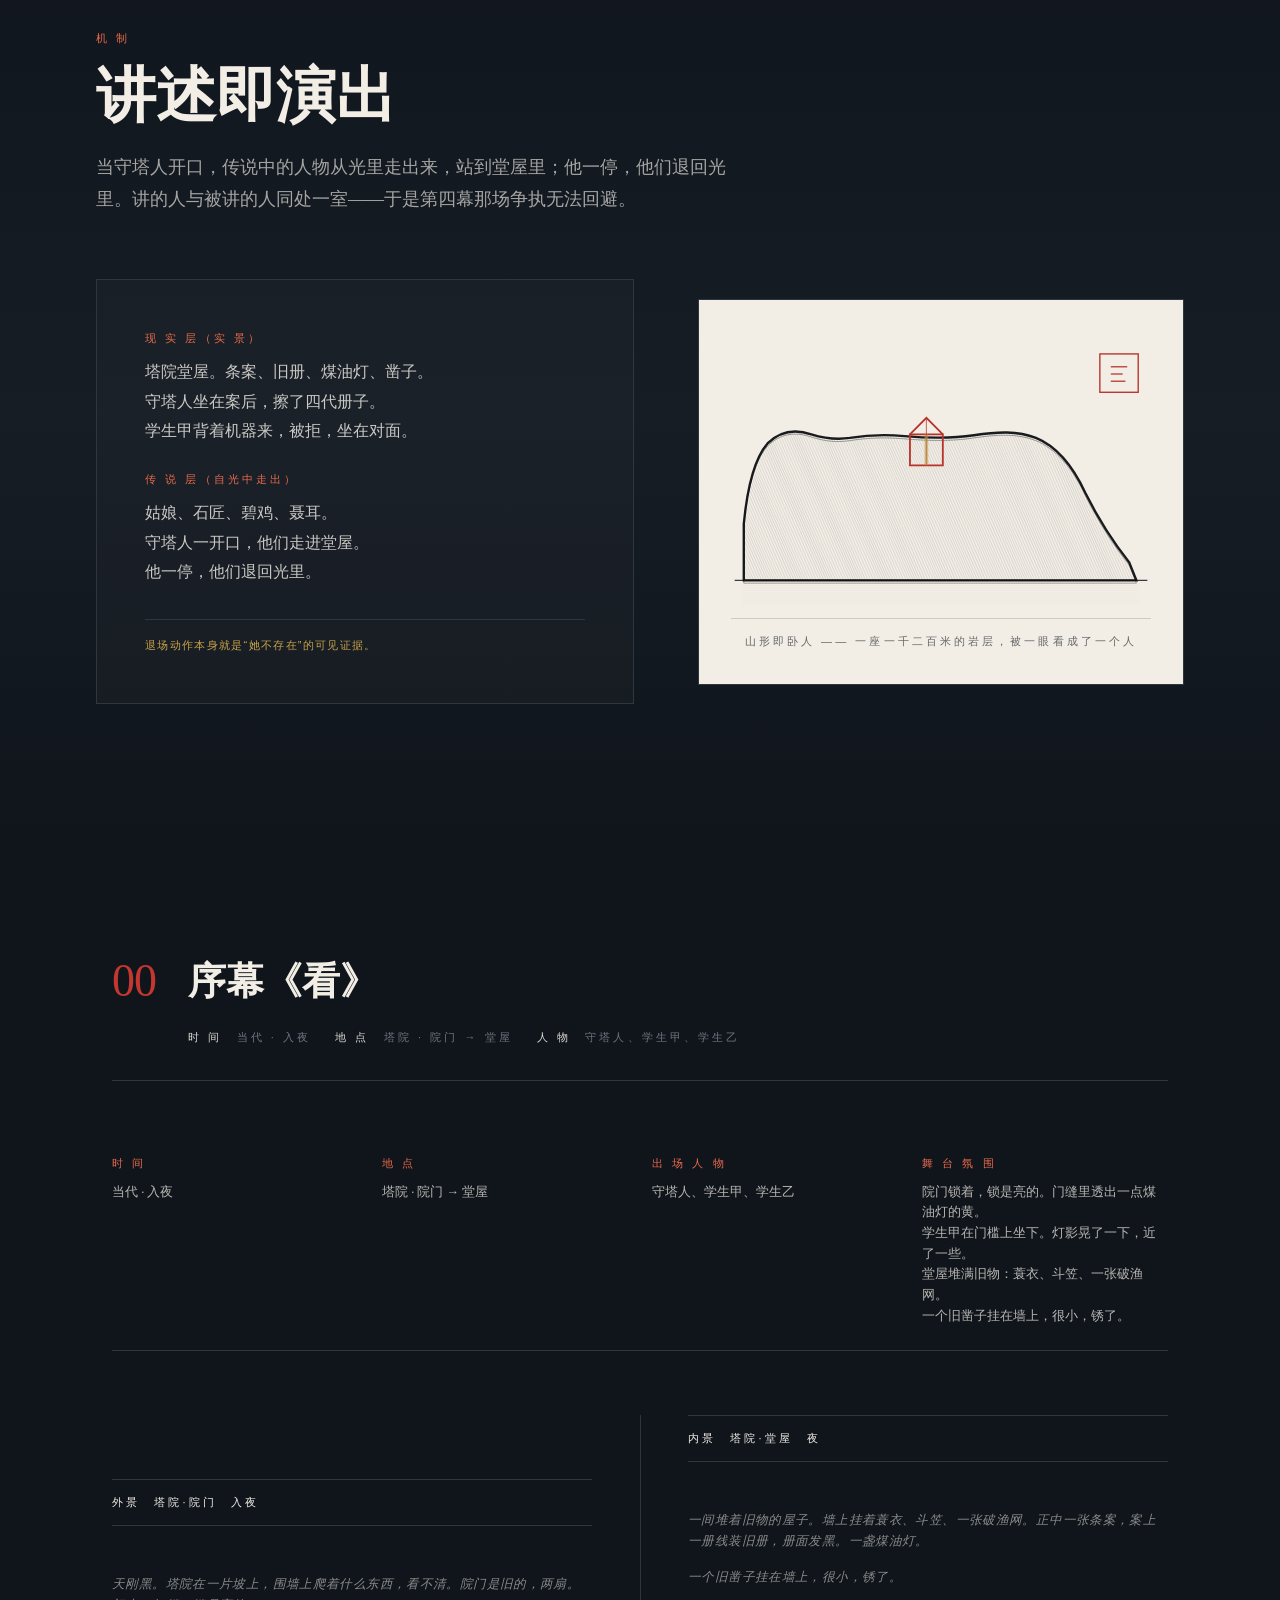
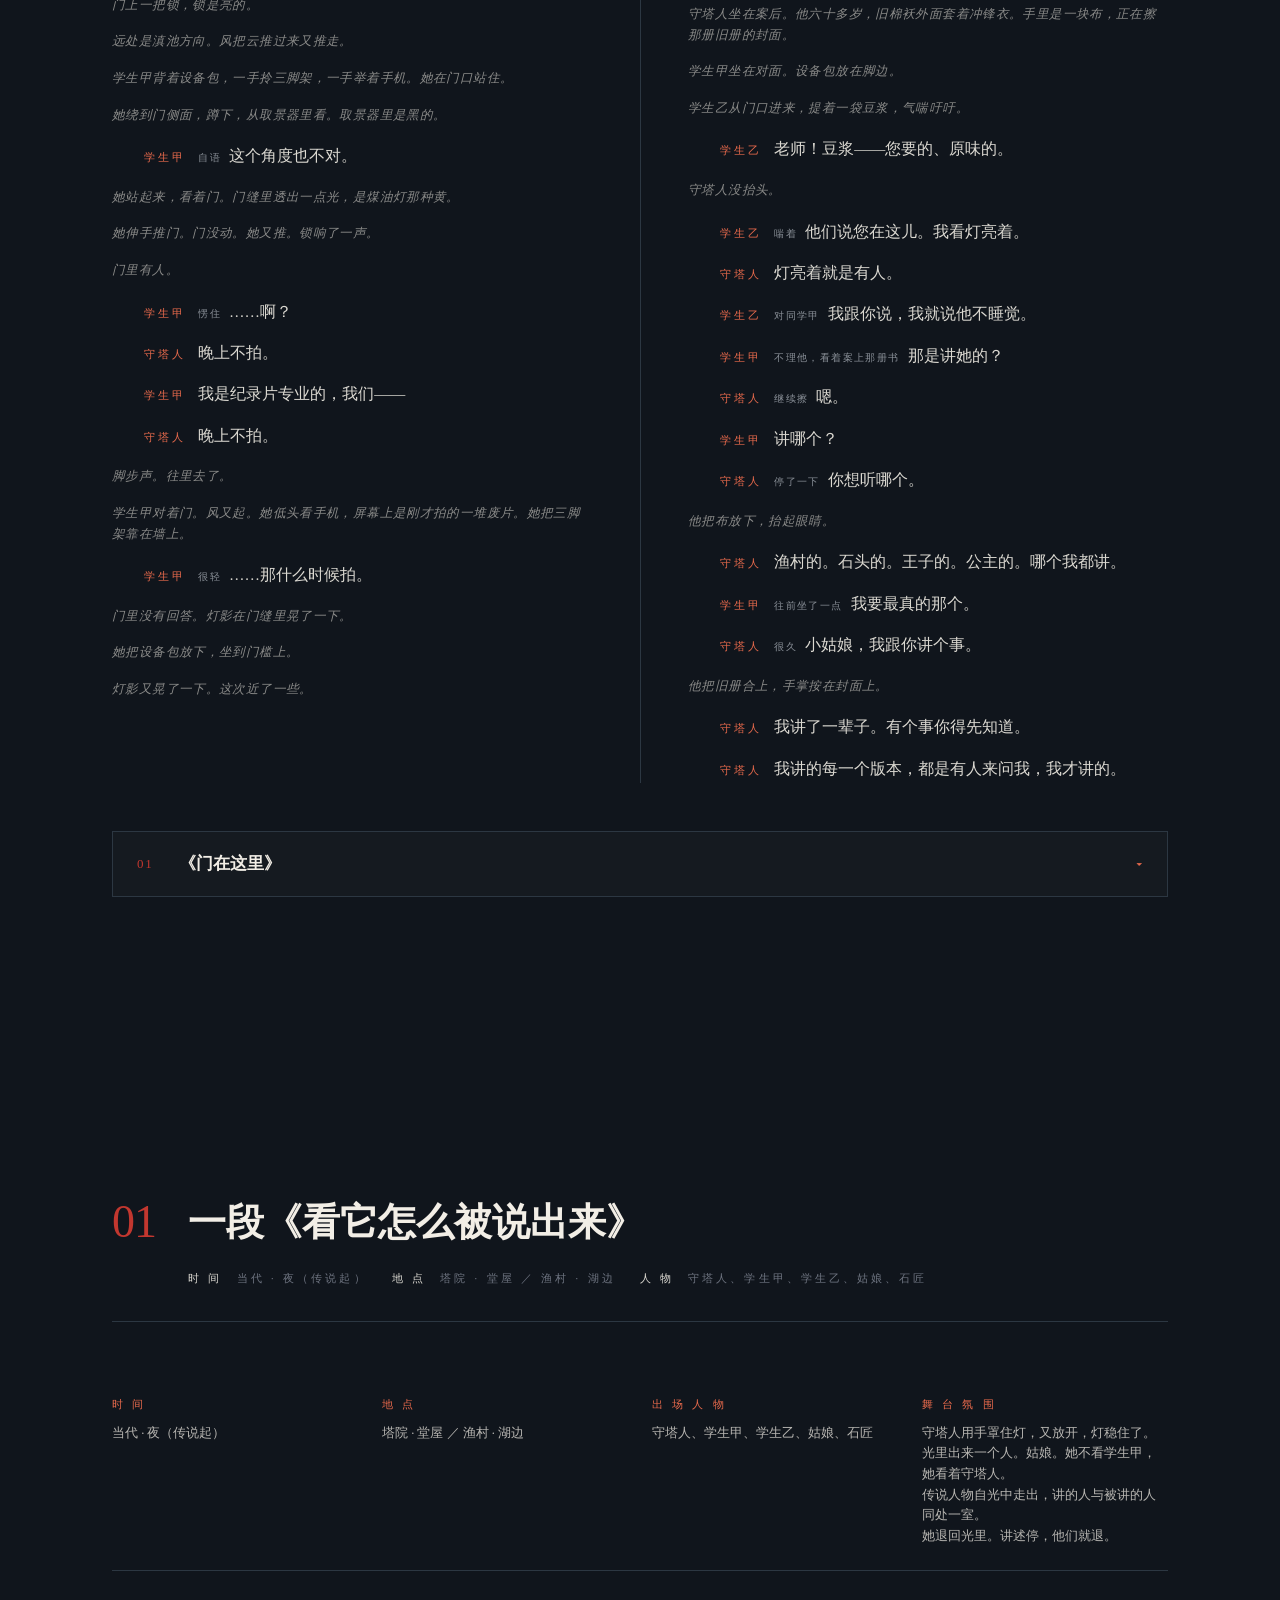
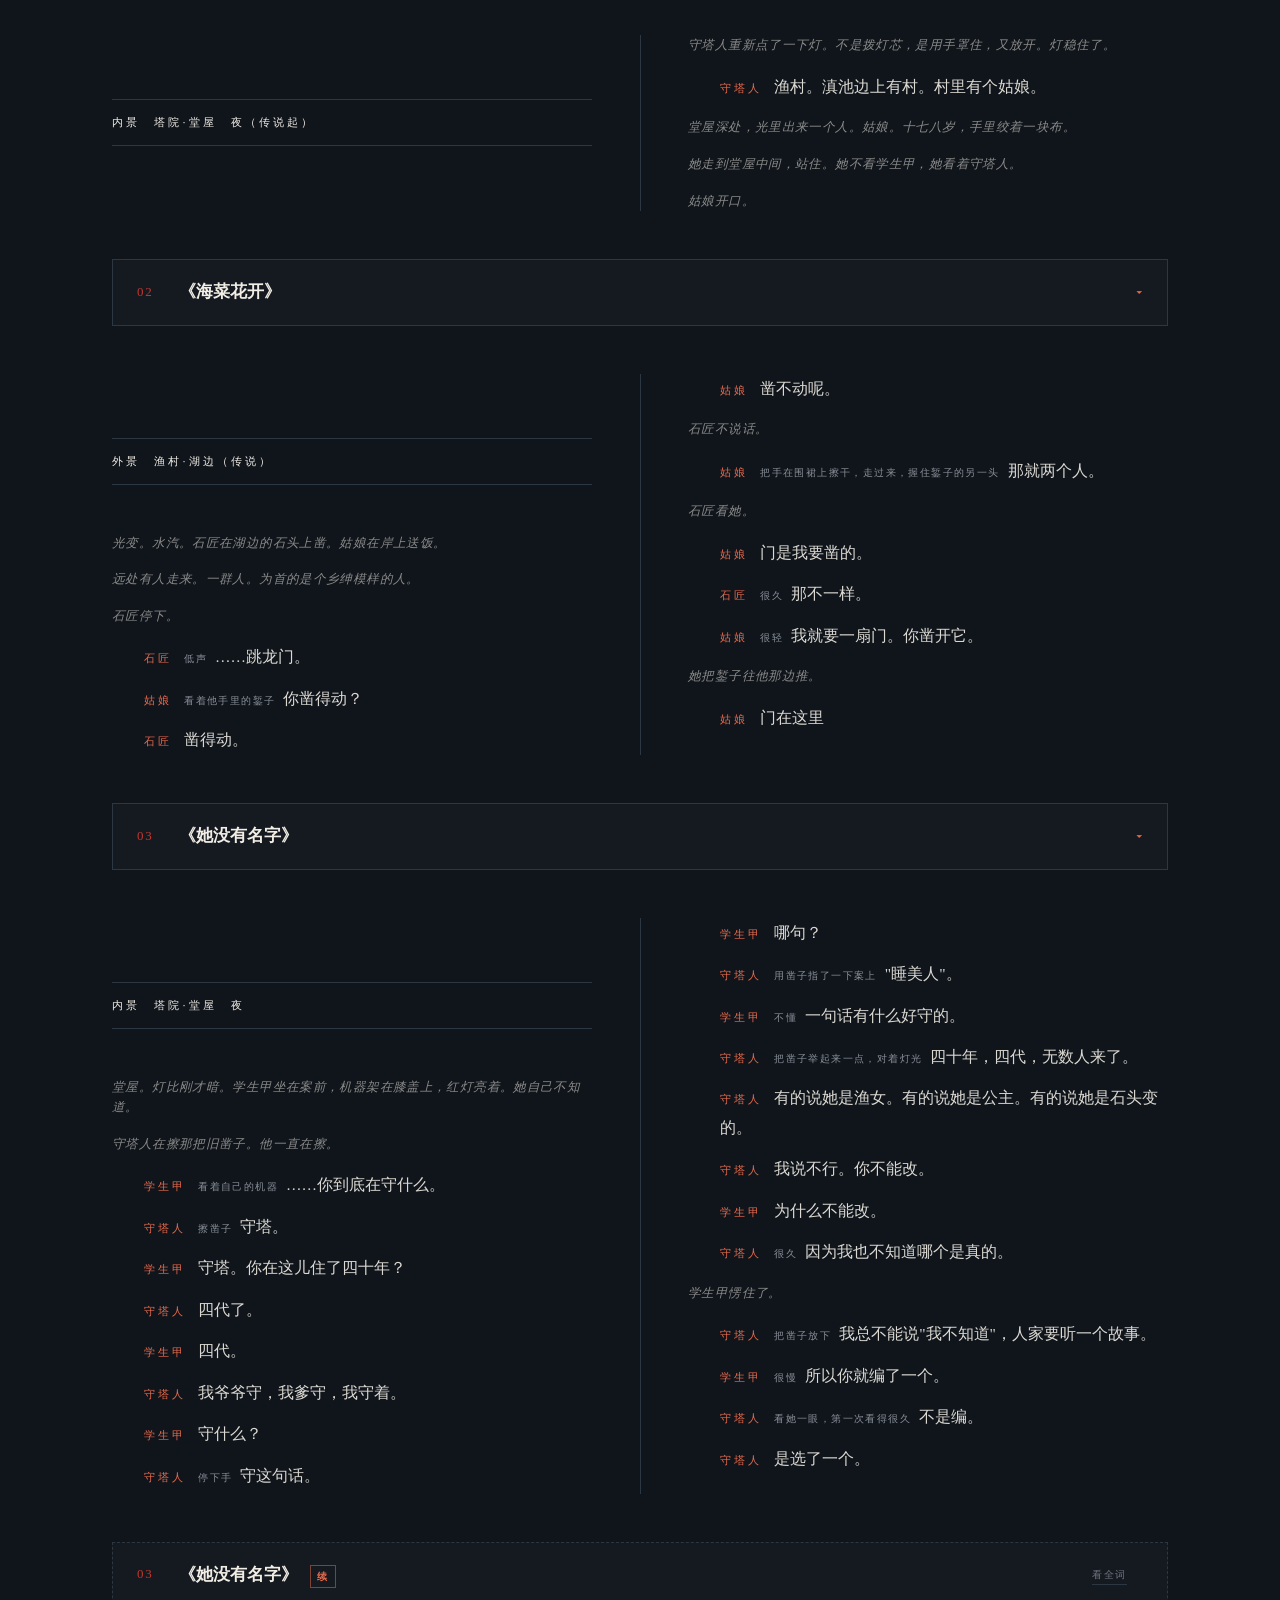
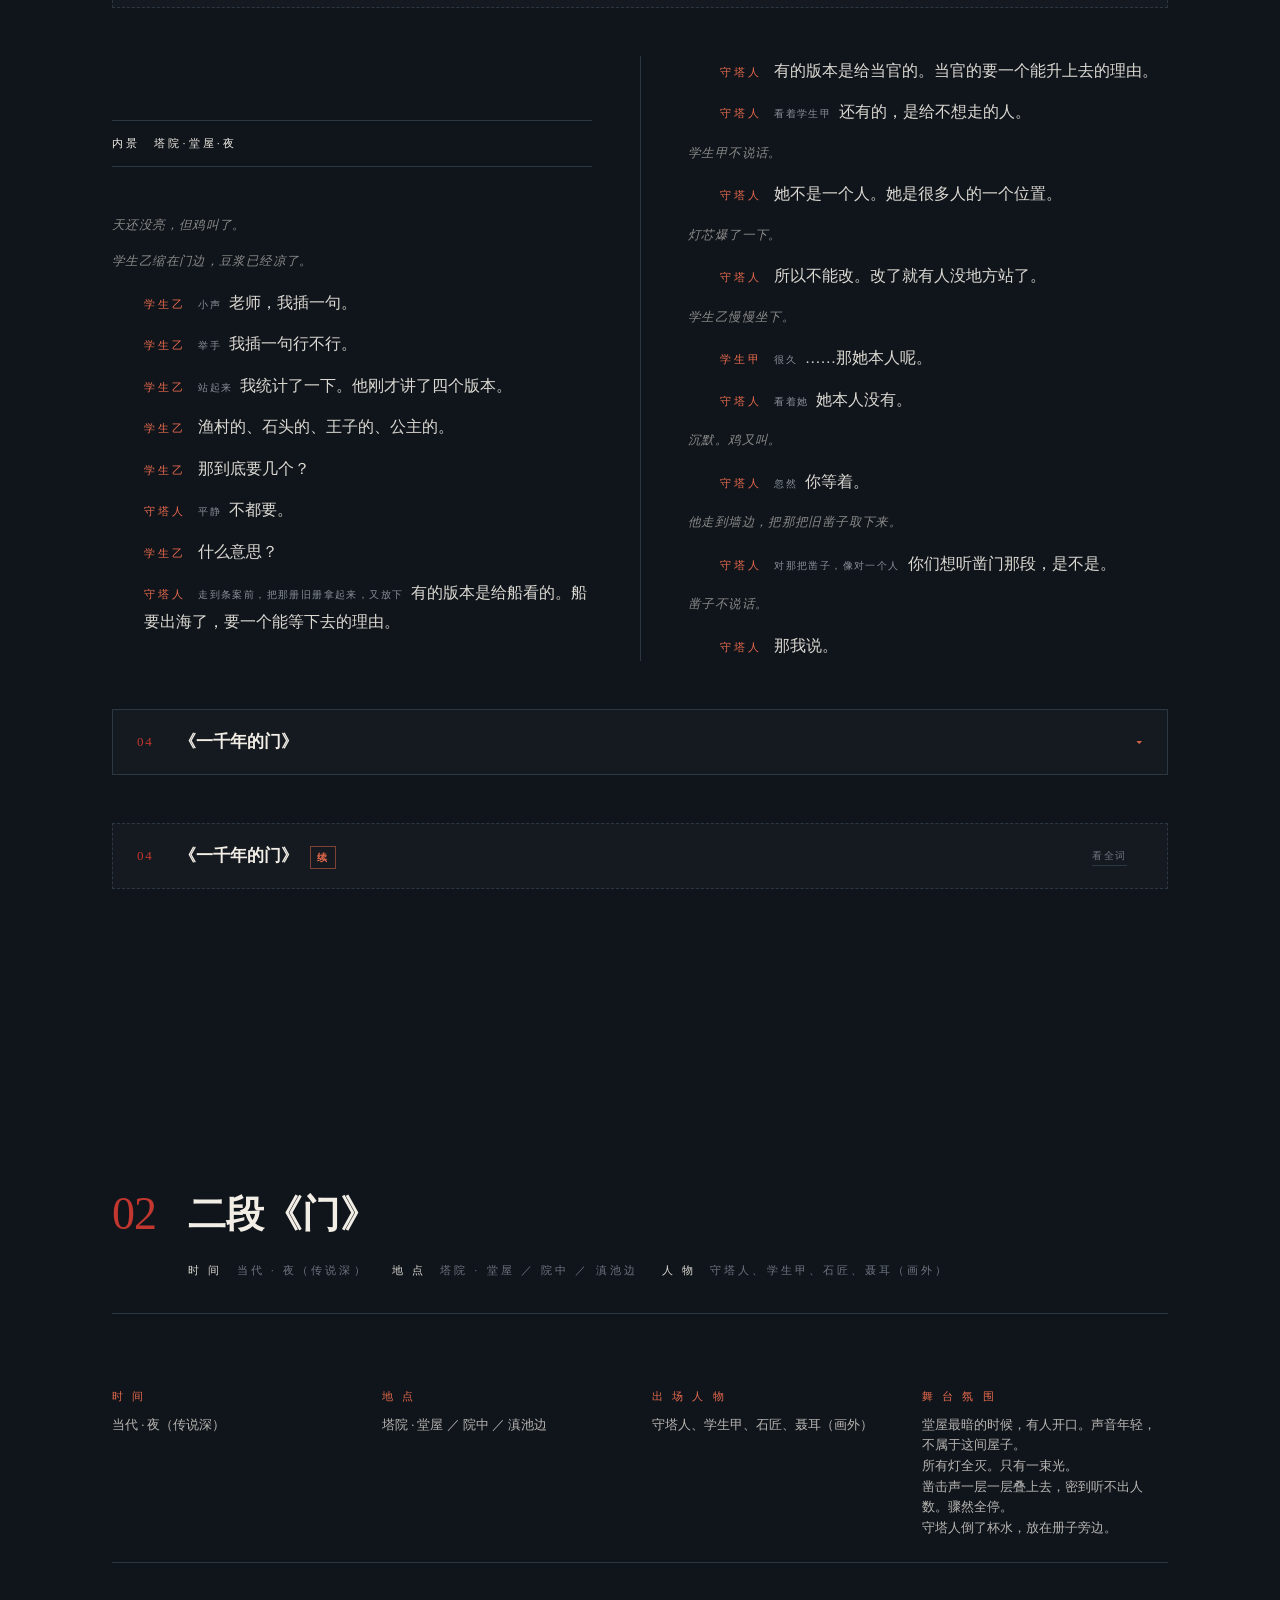
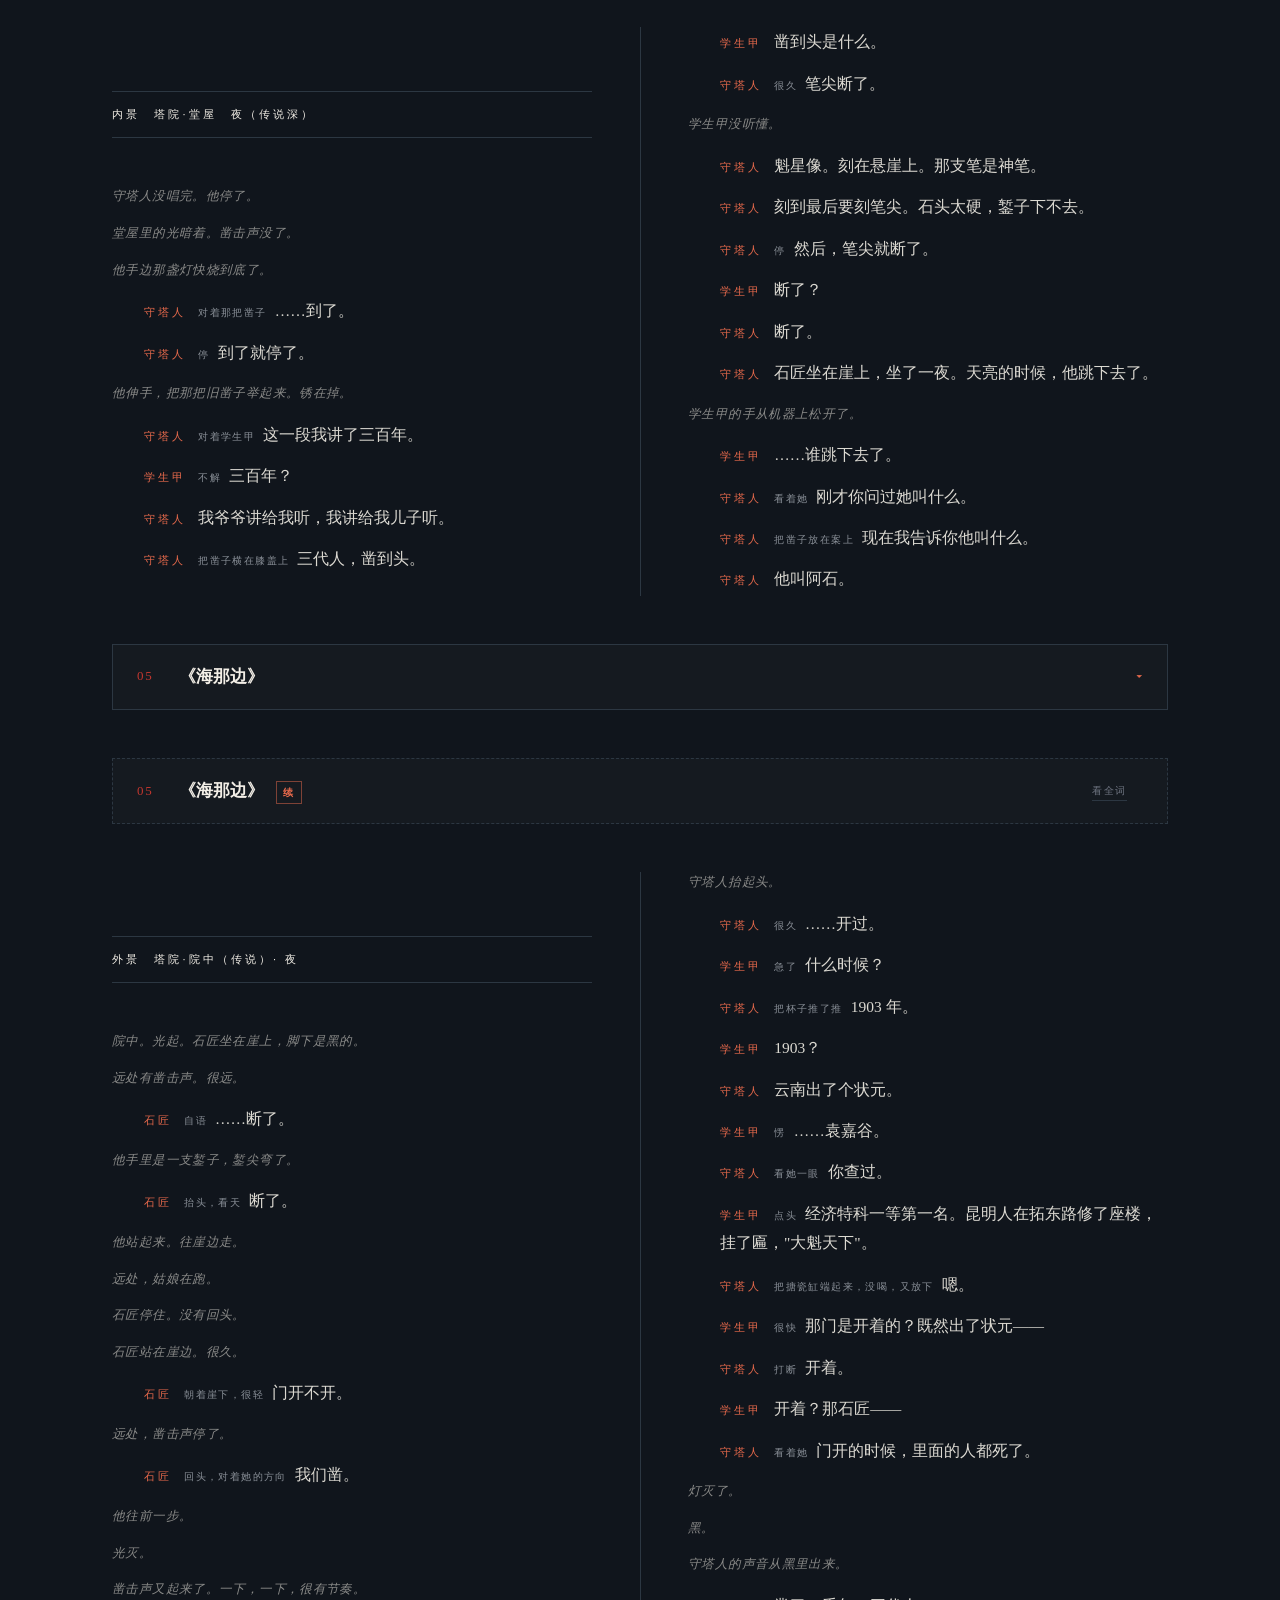
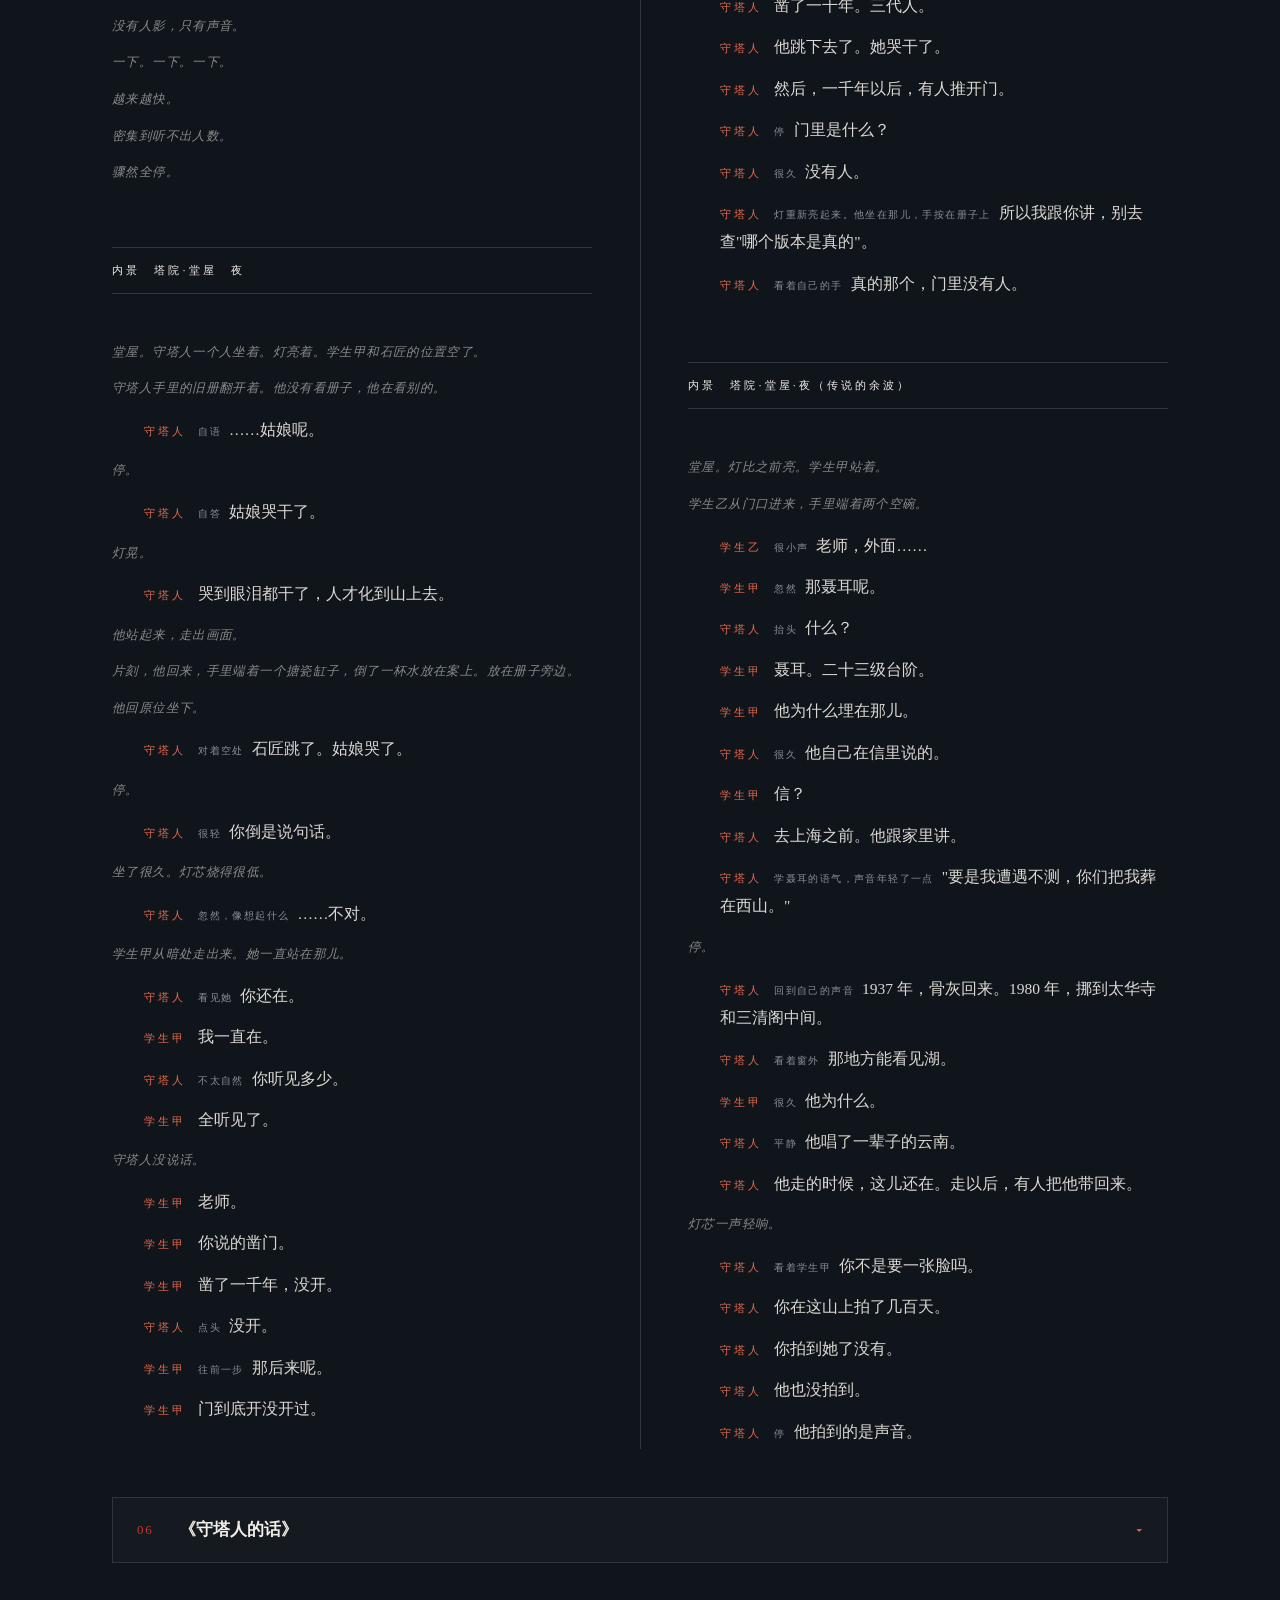
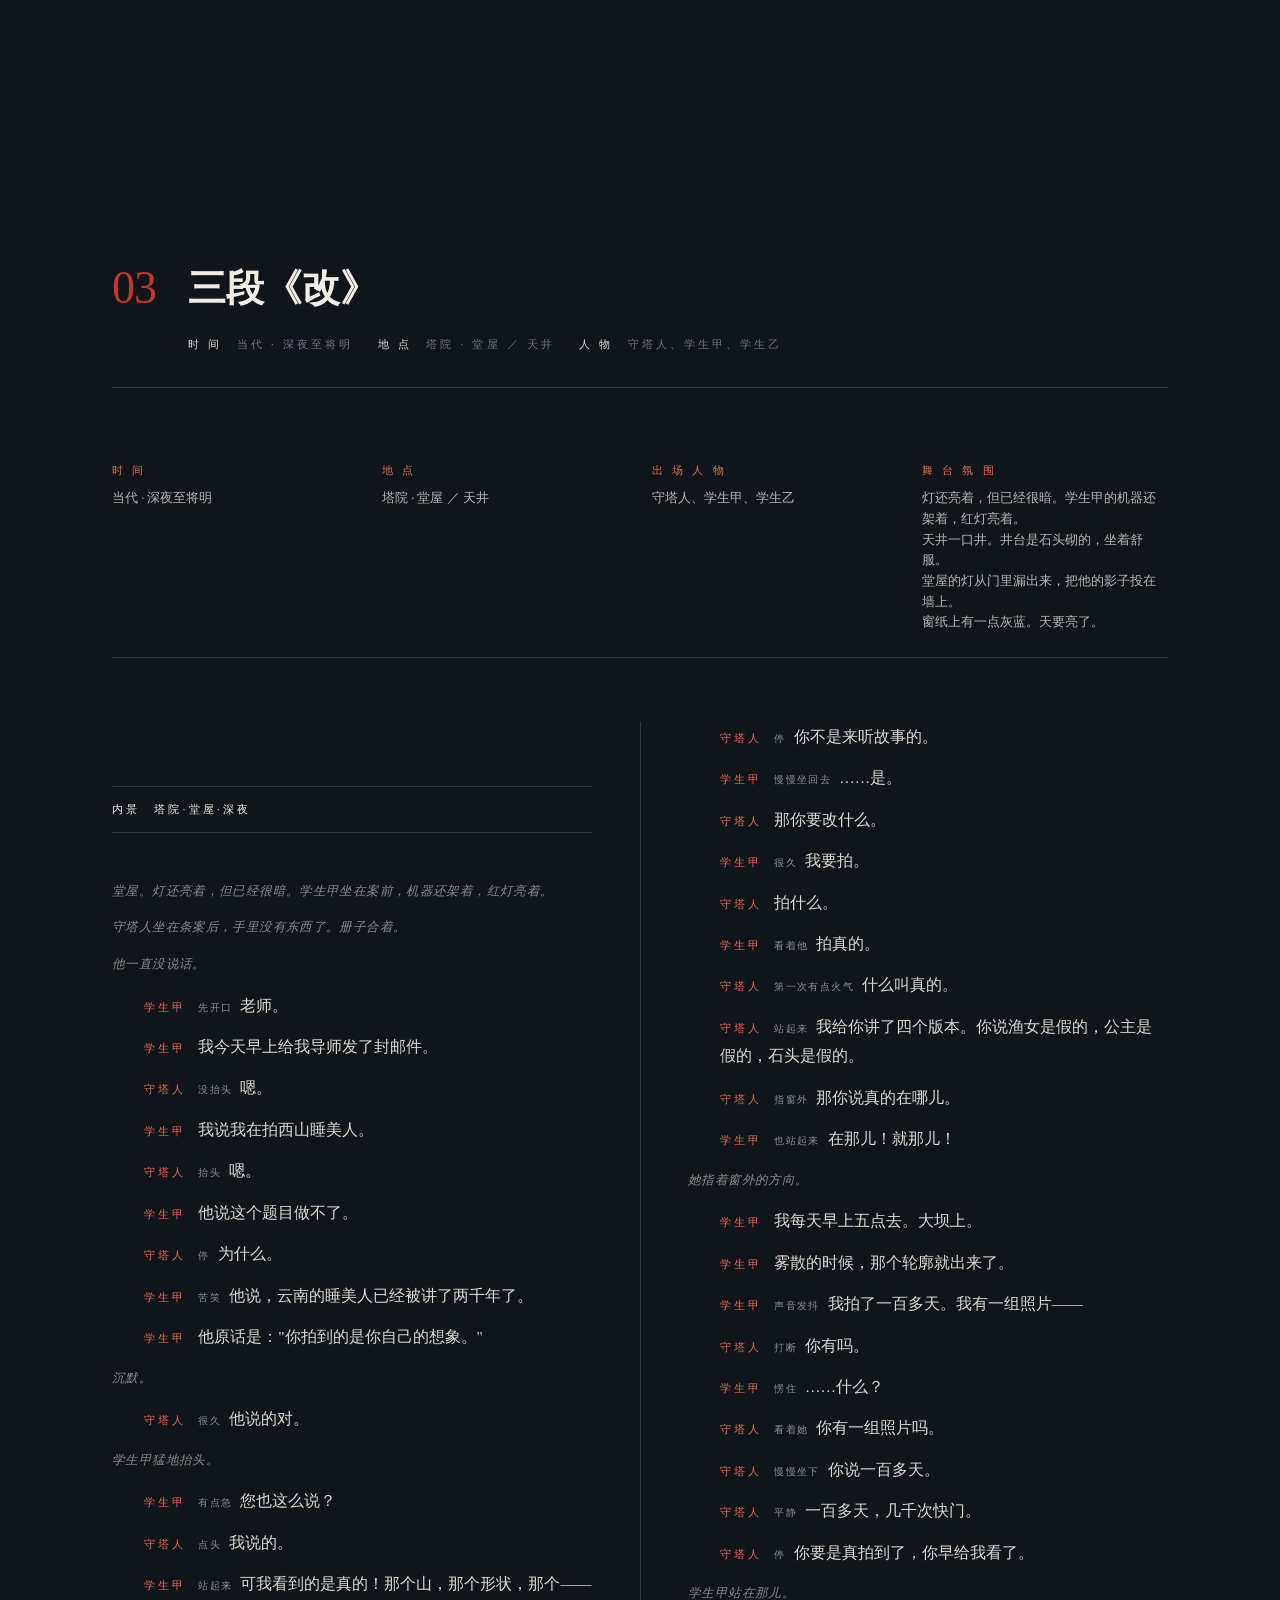
<file: xishan/index.html>
<!DOCTYPE html>
<html lang="zh-CN">
<head>
<meta charset="UTF-8">
<meta name="viewport" content="width=device-width, initial-scale=1, viewport-fit=cover">
<title>西山不是山 ｜ 中小型原创音乐剧</title>
<meta name="description" content="音乐剧《西山不是山》。一夜，一间屋，一扇门。14 场，78 分钟，7 首唱段。讲述即演出——传说中的人从守塔人的讲述里走出来。">
<meta name="theme-color" content="#10151C">
<meta property="og:type" content="website">
<meta property="og:title" content="西山不是山 ｜ 中小型原创音乐剧">
<meta property="og:description" content="一夜，一间屋，一扇门。她是怎么被看出来的，又是怎么被看错的。">
<meta property="og:locale" content="zh_CN">
<link rel="stylesheet" href="assets/css/main.css">
<link rel="preload" href="assets/js/three.module.js" as="script" crossorigin>
<link rel="preload" href="assets/js/data.js" as="script">
<link rel="icon" href="data:image/svg+xml,<svg xmlns='http://www.w3.org/2000/svg' viewBox='0 0 32 32'><rect width='32' height='32' fill='%2310151C'/><circle cx='16' cy='16' r='8' fill='none' stroke='%23C2372F' stroke-width='1.6'/><path d='M6 22h20' stroke='%23C9A24B' stroke-width='1'/></svg>">
</head>
<body>

<canvas id="stage" aria-hidden="true"></canvas>
<div class="hatch" aria-hidden="true"></div>
<div class="vignette" aria-hidden="true"></div>

<!-- ══ 顶栏 ══ -->
<header class="topbar">
  <div class="brand">西山<em>不是山</em></div>
  <nav class="topnav" id="topnav" aria-label="主导航"></nav>
  <a class="topnav-home" href="/shanhe-baiduren/">剧 作 集</a>
</header>

<!-- ══ 左侧幕次轨 ══ -->
<nav class="rail" id="rail" aria-label="幕次导航"></nav>

<main class="page">

  <!-- ══ HERO ══ -->
  <section class="hero" id="hero">
    <div class="hero-mark" aria-hidden="true"><span>门</span></div>
    <div class="hero-inner">
      <div class="hero-kicker">昆明西山睡美人题材 · 中小型原创音乐剧</div>
      <h1 class="hero-title">西山不是山<span class="seal" aria-hidden="true">一夜</span></h1>
      <p class="hero-sub" id="heroSub">一夜。一间屋。一扇门。</p>
      <div class="hero-meta" id="heroMeta"></div>
      <div class="hero-credits" id="heroCredits"></div>
      <button class="hero-cta" data-goto="#act-0">开 演 · 序幕</button>
    </div>
    <div class="scroll-hint" aria-hidden="true"><span>向下</span><i></i></div>
    <div class="drag-hint" id="dragHint" aria-hidden="true">
      <svg viewBox="0 0 64 24" width="64" height="24" fill="none">
        <path d="M2 12h58M52 5l8 7-8 7" stroke="currentColor" stroke-width="1.4"
              stroke-linecap="round" stroke-linejoin="round"/>
      </svg>
      <span>拖动 · 拉开山色</span>
    </div>
  </section>

  <!-- ══ 故事概述 ══ -->
  <section class="band paper story" id="story">
    <div class="wrap wide">
      <div class="sec-head">
        <div class="sec-num">故 事</div>
        <h2 class="sec-title">一个人上山，去拍一张不存在的脸</h2>
        <p class="sec-desc">这一剧讲的是什么，先说清楚。下面四段，读完就能进正文。</p>
      </div>
      <div id="storyBox"></div>
    </div>
  </section>

  <!-- ══ 核心主线 ══ -->
  <section class="band dark" id="mainline">
    <div class="wrap wide">
      <div class="sec-head">
        <div class="sec-num">主 线</div>
        <h2 class="sec-title">她是怎么被看出来的，又是怎么被看错的</h2>
        <p class="sec-desc">全剧只问这一个問題。九个节点，一个晚上，一间堂屋。点任意一条可直接跳到对应的场次。</p>
      </div>
      <div class="spine">
        <div class="spine-line" aria-hidden="true"></div>
        <div class="spine-items" id="spineItems"></div>
      </div>
    </div>
  </section>

  <!-- ══ 舞台机制 ══ -->
  <section class="band mist" id="mechanism">
    <div class="wrap wide">
      <div class="sec-head">
        <div class="sec-num">机 制</div>
        <h2 class="sec-title">讲述即演出</h2>
        <p class="sec-desc">当守塔人开口，传说中的人物从光里走出来，站到堂屋里；他一停，他们退回光里。讲的人与被讲的人同处一室——于是第四幕那场争执无法回避。</p>
      </div>
      <div class="mech" id="mechBox"></div>
    </div>
  </section>

  <!-- ══ 剧目（幕） ══ -->
  <div id="acts"></div>

  <!-- ══ 权限说明 ══ -->
  <section class="band dark gate" id="gate">
    <div class="wrap">
      <div class="gate-card">
        <div class="gate-mark" aria-hidden="true">开</div>
        <h2 class="gate-title">全本剧本 · 对外公开</h2>
        <p class="gate-desc">
          全部 14 场分场剧本正文、全部唱段完整歌词，对外公开。<br>
          本剧为独立原创剧目，与大型版《西山不是山》非删减改编关系。
        </p>
        <form class="gate-form" id="gateForm" autocomplete="off">
          <label class="gate-label" for="gateInput">阅读密码</label>
          <input class="gate-input" id="gateInput" type="password"
                 inputmode="numeric" placeholder="请输入密码" aria-label="阅读密码">
          <button class="gate-btn" type="submit">开 卷</button>
        </form>
        <p class="gate-msg" id="gateMsg" role="status" aria-live="polite"></p>
        <p class="gate-tip">密码由主创团队分发 · 公开页面仅展示剧目概况</p>
      </div>
    </div>
  </section>

  <!-- ══ 曲目总览 ══ -->
  <section class="band dark" id="songs">
    <div class="wrap wide">
      <div class="sec-head">
        <div class="sec-num">歌 单</div>
        <h2 class="sec-title">全剧七首</h2>
        <p class="sec-desc">点开任意一首，看它的完整歌词。低吟、二重唱、群舞合唱，各有其声。</p>
      </div>
      <div class="songwall" id="songwall"></div>
    </div>
  </section>

  <!-- ══ 五动机 ══ -->
  <section class="band dark" id="motifs">
    <div class="wrap wide">
      <div class="sec-head">
        <div class="sec-num">动 机</div>
        <h2 class="sec-title">五支动机，一支负责不解决</h2>
        <p class="sec-desc">动机 C「门」在全剧从不解决——直到终曲才第一次落地。这是全剧最重要的一条听觉纪律。</p>
      </div>
      <div class="motifs" id="motifList"></div>
    </div>
  </section>

  <!-- ══ 人物 ══ -->
  <section class="band dark" id="cast">
    <div class="wrap wide">
      <div class="sec-head">
        <div class="sec-num">人 物</div>
        <h2 class="sec-title">三个人，一间屋</h2>
        <p class="sec-desc">没有反派。只有一个守了四代规矩的人，和一个不肯将就的年轻人。</p>
      </div>
      <div class="cast" id="castGrid"></div>
    </div>
  </section>

  <!-- ══ 伏笔 ══ -->
  <section class="band dark" id="threads">
    <div class="wrap wide">
      <div class="sec-head">
        <div class="sec-num">伏 笔</div>
        <h2 class="sec-title">六件东西，都收到了</h2>
        <p class="sec-desc">每一件信物埋下时，都不是为了好看。它们在最后一场全部落地。</p>
      </div>
      <div class="threads" id="threadList"></div>
    </div>
  </section>

  <!-- ══ 线稿 ══ -->
  <section class="band paper" id="gallery">
    <div class="wrap wide">
      <div class="sec-head">
        <div class="sec-num">线 稿</div>
        <h2 class="sec-title">六件信物的铜版画</h2>
        <p class="sec-desc">手绘钢笔排线，程序生成。每一张对应剧中的一个实物。</p>
      </div>
      <div class="gallery">
        <figure class="plate">
          <img src="assets/svg/emblem-mountain.svg" alt="山形即卧人 · 徽记" loading="lazy">
          <figcaption>山形即卧人 · 徽记</figcaption>
        </figure>
        <figure class="plate">
          <img src="assets/svg/object-book.svg" alt="旧册" loading="lazy">
          <figcaption>那册旧册</figcaption>
        </figure>
        <figure class="plate">
          <img src="assets/svg/object-lamp.svg" alt="煤油灯" loading="lazy">
          <figcaption>那盏煤油灯</figcaption>
        </figure>
        <figure class="plate">
          <img src="assets/svg/object-chisel.svg" alt="旧凿子" loading="lazy">
          <figcaption>那把旧凿子</figcaption>
        </figure>
        <figure class="plate">
          <img src="assets/svg/object-camera.svg" alt="摄影机" loading="lazy">
          <figcaption>那台机器</figcaption>
        </figure>
        <figure class="plate">
          <img src="assets/svg/object-cup.svg" alt="豆浆杯" loading="lazy">
          <figcaption>那杯豆浆</figcaption>
        </figure>
        <figure class="plate">
          <img src="assets/svg/object-door.svg" alt="门" loading="lazy">
          <figcaption>那扇门</figcaption>
        </figure>
      </div>
    </div>
  </section>

  <!-- ══ 页脚 ══ -->
  <footer class="foot">
    <div class="wrap">
      <h2 class="foot-title">门在这里</h2>
      <div class="foot-line" aria-hidden="true"></div>
      <p class="foot-note" id="footNote"></p>
      <div class="foot-meta">
        <span id="footAuthor"></span>
        <span>14 场 · 78 分钟</span>
        <span>七首唱段</span>
      </div>
    </div>
  </footer>

</main>

<script src="assets/js/data.js"></script>
<script type="module" src="assets/js/main.js"></script>
</body>
</html>
</file>
<file: assets/nocturne/css/tokens.css>
/* ============================================================
   NOCTURNE — 剧作集 设计 token
   视觉基底：正红幕布 × 极细密铜版画排线 × 手绘平面插画
   —— 全部色值由参考视频逐帧像素采样得出，非目测估计
   本文件是 Ardot 画布 / 可运行原型 / 规范文档的唯一真源
   ============================================================ */

:root {
  /* ---------- 核心三色（实测） ---------- */
  --c-red:       #FF0000;   /* 幕布正红 —— 视频主色，峰值采样 */
  --c-red-deep:  #BF0002;   /* 幕布暗部（受光衰减后的实测值） */
  --c-red-lift:  #FF2A2A;   /* 高光红 */
  --c-paper:     #F8F2E8;   /* 米白（宣纸） */
  --c-paper-pure:#FFFFFF;   /* 纯白（瓶盖、台座高光） */
  --c-ink:       #0E0D12;   /* 墨黑（近黑带蓝） */

  /* ---------- 三原色瓶（实测） ---------- */
  --c-bottle-blue:   #4FB6F9;
  --c-bottle-green:  #91EA82;
  --c-bottle-yellow: #FDDE1F;

  /* ---------- 兼容别名（供页面使用） ---------- */
  --c-curtain:      var(--c-red);
  --c-curtain-deep: var(--c-red-deep);
  --c-curtain-lift: var(--c-red-lift);

  /* ---------- 次级 ---------- */
  --c-paper-dim:  #E4D7D3;   /* 米白暗部 */
  --c-ink-soft:   #2A2A30;   /* 深灰 */
  --c-ink-mute:   #6B6B72;   /* 中灰 */
  --c-rule:       #C9C0BA;   /* 纸面分隔线 */
  --c-rule-dark:  #7A1414;   /* 红面分隔线 */

  /* ---------- 字体 ---------- */
  --f-display: "Noto Serif SC", "Songti SC", serif;   /* 巨标题 */
  --f-latin:   "Bodoni Moda", "Didot", serif;         /* 拉丁 Didone */
  --f-script:  "Pinyon Script", "Snell Roundhand", cursive; /* 手写 logo */
  --f-body:    "Noto Serif SC", serif;
  --f-label:   "Noto Sans SC", "Inter", sans-serif;

  /* ---------- 字号阶 ---------- */
  --t-hero:      176px;  --lh-hero:      0.94;
  --t-display-l:  96px;  --lh-display-l: 1.00;
  --t-display-m:  64px;  --lh-display-m: 1.05;
  --t-display-s:  40px;  --lh-display-s: 1.12;
  --t-title:      28px;  --lh-title:     1.30;
  --t-lead:       19px;  --lh-lead:      1.75;
  --t-body:       16px;  --lh-body:      1.85;
  --t-caption:    13px;  --lh-caption:   1.60;
  --t-label:      11px;  --lh-label:     1.20;

  /* ---------- 字距 ---------- */
  --ls-hero:    -0.02em;
  --ls-display:  0.00em;
  --ls-label:    0.28em;
  --ls-caps:     0.16em;

  /* ---------- 间距阶（4 的倍数） ---------- */
  --s-1:   4px;   --s-2:   8px;   --s-3:  12px;
  --s-4:  16px;   --s-5:  24px;   --s-6:  32px;
  --s-7:  48px;   --s-8:  64px;   --s-9:  96px;
  --s-10: 128px;  --s-11: 160px;

  /* ---------- 圆角 ---------- */
  --r-none: 0px;      /* 全站直角 */
  --r-1:    2px;

  /* ---------- 描边 ---------- */
  --w-hair: 0.5px;
  --w-thin: 1px;
  --w-med:  1.5px;
  --w-thick: 2.5px;

  /* ---------- 版心 ---------- */
  --w-page: 1440px;
  --pad-page: 96px;
  --w-measure: 640px;

  /* ---------- 动效 ---------- */
  --e-out: cubic-bezier(0.16, 1, 0.3, 1);
  --e-soft: cubic-bezier(0.4, 0, 0.2, 1);
  --d-fast: 240ms;
  --d-mid:  520ms;
  --d-slow: 900ms;
}

/* ============================================================
   铜版画排线 —— 三种密度（视频实测：极细密，1px 级）
   ============================================================ */
:root {
  /* 细密排线：用于大面积色块的表面纹理 */
  --hatch-fine-gap:   3px;
  --hatch-fine-w:     0.6px;
  /* 中密排线：用于形体转折处 */
  --hatch-mid-gap:    5px;
  --hatch-mid-w:      0.9px;
  /* 粗排线：用于轮廓与深阴影 */
  --hatch-bold-gap:   8px;
  --hatch-bold-w:     1.6px;
}

/* 纸面模式 */
.on-paper {
  --fg:      var(--c-ink);
  --fg-soft: var(--c-ink-soft);
  --fg-mute: var(--c-ink-mute);
  --rule:    var(--c-rule);
  --bg:      var(--c-paper);
}

/* 红面模式 */
.on-curtain {
  --fg:      var(--c-paper);
  --fg-soft: #F5C9C9;
  --fg-mute: #E09A9A;
  --rule:    var(--c-rule-dark);
  --bg:      var(--c-red);
}

/* 墨面模式 */
.on-ink {
  --fg:      var(--c-paper);
  --fg-soft: #A8A29C;
  --fg-mute: #7A746E;
  --rule:    #2A2622;
  --bg:      var(--c-ink);
}
</file>
<file: shanhe/assets/css/main.css>
@charset "UTF-8";
/* ============================================================
   《山河摆渡人》剧本站
   视觉语言：朱砂红 / 暖米白 / 彝金 / 钢笔排线
   —— 红色是本剧的血色，故以朱砂为底，宣纸为字，金作点睛
   ============================================================ */

:root {
  /* ── 色 ── */
  /* 深赭夜：带褐的沉色，像土与血，不是节庆的旗红
     （整体已提亮一档：仍要沉，但不再是压得人喘不过气的黑） */
  --ink:        #5A2124;   /* 主底色（夜、江、屋影） */
  --ink-2:      #6B282B;   /* 次层 */
  --ink-3:      #7E3334;   /* 三层 */
  --ink-deep:   #2E1214;   /* 最深（首页/页脚，归于夜色） */
  --paper:      #F7F0E2;   /* 暖米白（宣纸） */
  --paper-2:    #EAE0CF;   /* 米白暗部 */
  --paper-3:    #D8CBB5;   /* 米白再暗 */
  --red:        #D63A47;   /* 正红：收敛使用，只给标题与印章 */
  --red-lit:    #EC6A56;   /* 火光高亮 */
  --red-deep:   #9C222C;   /* 红之深（阴影） */
  --gold:       #E5B855;   /* 彝金：名录、信物、碑字（少而重） */
  --jade:       #589C95;   /* 苍青：江与夜雾，只给史实 */
  --ash:        #B29C8C;   /* 灰褐：辅助文字 */

  /* ── 字体 ── */
  --serif: "Songti SC", "STSong", "SimSun", "Noto Serif SC", "Source Han Serif SC", serif;
  --sans:  "PingFang SC", "Hiragino Sans GB", "Microsoft YaHei", "Noto Sans SC", sans-serif;

  /* ── 尺度 ── */
  --rail: 74px;           /* 左侧幕次导航轨宽 */
  --measure: 40rem;       /* 正文栏宽 */
  --gut: 24px;
}

/* ============================================================
   基础
   ============================================================ */
*, *::before, *::after { box-sizing: border-box; }

html { scroll-behavior: smooth; -webkit-text-size-adjust: 100%; }

body {
  margin: 0;
  background: var(--ink-deep);
  color: var(--paper);
  font-family: var(--sans);
  font-size: 16px;
  line-height: 1.85;
  overflow-x: hidden;
  -webkit-font-smoothing: antialiased;
}

::selection { background: var(--red); color: var(--paper); }

/* 拖动场景时禁止选中文字 */
body.dragging-scene,
body.dragging-scene * {
  -webkit-user-select: none;
  user-select: none;
}

a { color: inherit; text-decoration: none; }

:focus-visible {
  outline: 2px solid var(--red-lit);
  outline-offset: 3px;
}

/* 排线纹理层：钢笔手绘感 */
.hatch {
  position: absolute;
  inset: 0;
  pointer-events: none;
  opacity: .5;
}

/* ============================================================
   3D 火塘（首页）
   ============================================================ */
#stage {
  position: fixed;
  inset: 0;
  z-index: 0;
  display: block;
  width: 100%;
  height: 100%;
}

/* 火塘光晕（覆盖在 canvas 之上，给文字留出可读区） */
.vignette {
  position: fixed;
  inset: 0;
  z-index: 1;
  pointer-events: none;
  background:
    radial-gradient(ellipse 80% 64% at 50% 58%, transparent 0%, rgba(90,33,36,.10) 78%, rgba(90,33,36,.48) 100%),
    linear-gradient(to bottom, rgba(90,33,36,.30) 0%, transparent 28%, transparent 64%, rgba(90,33,36,.56) 94%);
}

/* ============================================================
   顶部导航
   ============================================================ */
.topbar {
  position: fixed;
  top: 0; left: 0; right: 0;
  z-index: 60;
  height: 58px;
  display: flex;
  align-items: center;
  gap: 18px;
  padding: 0 22px;
  background: rgba(90,33,36,.82);
  backdrop-filter: blur(14px);
  border-bottom: 1px solid rgba(247,240,226,.13);
}

.brand {
  font-family: var(--serif);
  font-size: 19px;
  letter-spacing: .22em;
  color: var(--paper);
  white-space: nowrap;
  cursor: pointer;
  transition: color .3s ease;
}
.brand:hover { color: var(--red-lit); }
.brand em {
  font-style: normal;
  color: var(--red-lit);
}

.topnav {
  display: flex;
  gap: 2px;
  margin-left: auto;
  overflow-x: auto;
  scrollbar-width: none;
}
.topnav::-webkit-scrollbar { display: none; }

.topnav a {
  font-size: 13px;
  letter-spacing: .14em;
  padding: 7px 13px;
  color: var(--ash);
  border: 1px solid transparent;
  white-space: nowrap;
  transition: color .18s, border-color .18s, background .18s;
}
.topnav a:hover { color: var(--paper); }
.topnav a.on {
  color: var(--paper);
  border-color: rgba(200,50,63,.6);
  background: rgba(200,50,63,.14);
}

/* DEMO 入口：配乐试听是唯一"能点出声"的区块，给它一个可辨识的标识 */
.topnav a[data-nav="#scoring"] {
  color: var(--gold);
  border-color: rgba(217,169,74,.32);
}
.topnav a[data-nav="#scoring"]::before {
  content: "";
  display: inline-block;
  width: 5px; height: 5px;
  margin-right: 7px;
  border-radius: 50%;
  background: var(--gold);
  vertical-align: middle;
  box-shadow: 0 0 6px rgba(217,169,74,.7);
}
.topnav a[data-nav="#scoring"]:hover,
.topnav a[data-nav="#scoring"].on {
  color: var(--paper);
  border-color: rgba(217,169,74,.7);
  background: rgba(217,169,74,.16);
}
.topnav a[data-nav="#scoring"].on::before { background: var(--paper); }

/* ============================================================
   左侧幕次轨
   ============================================================ */
.rail {
  position: fixed;
  top: 58px; left: 0; bottom: 0;
  z-index: 50;
  width: var(--rail);
  border-right: 1px solid rgba(247,240,226,.11);
  background: rgba(90,33,36,.55);
  backdrop-filter: blur(10px);
  display: flex;
  flex-direction: column;
  align-items: center;
  padding: 20px 0 20px;
  gap: 4px;
  overflow-y: auto;
  scrollbar-width: none;
}
.rail::-webkit-scrollbar { display: none; }

.rail-item {
  font-family: var(--serif);
  font-size: 14px;
  letter-spacing: .3em;
  color: var(--ash);
  padding: 14px 6px;
  border-left: 2px solid transparent;
  cursor: pointer;
  background: none;
  display: flex;
  flex-direction: column;
  align-items: center;
  gap: 6px;
  transition: color .18s, border-color .18s, background .18s;
  white-space: nowrap;
}
.rail-item:hover { color: var(--paper); }
.rail-item.on {
  color: var(--paper);
  border-left-color: var(--red);
  background: linear-gradient(to right, rgba(200,50,63,.2), transparent);
}

.rail-no {
  writing-mode: vertical-rl;
  font-size: 14px;
  letter-spacing: .3em;
  line-height: 1.1;
}
.rail-sub {
  font-size: 9.5px;
  line-height: 1.35;
  letter-spacing: .02em;
  color: rgba(160,141,128,.62);
  width: 46px;
  white-space: normal;
  word-break: break-all;
  text-align: center;
}
.rail-item.on .rail-sub { color: rgba(224,90,74,.85); }

.rail-sep {
  width: 22px; height: 1px;
  background: rgba(247,240,226,.2);
  margin: 7px 0;
  flex: none;
}

/* ============================================================
   通用版心
   ============================================================ */
.page {
  position: relative;
  z-index: 10;
  margin-left: var(--rail);
}

.band {
  padding: 96px 0;
  position: relative;
}
.band.dark { background: var(--ink); }
.band.paper {
  background: var(--paper);
  color: var(--ink);
}
.band.red {
  background: var(--red);
  color: var(--paper);
}

.wrap {
  width: min(var(--measure), calc(100% - 2 * var(--gut)));
  margin: 0 auto;
}

/* 宽版心：歌单 / 人物 / 伏笔等需要横向铺陈的区块 */
.wrap.wide {
  width: min(72rem, calc(100% - 2 * var(--gut)));
}

/* ============================================================
   Hero
   ============================================================ */
.hero {
  min-height: 100vh;
  display: grid;
  place-items: start center;
  position: relative;
  text-align: center;
  padding: 15vh 24px 60px;
}

.hero-mark {
  position: absolute;
  inset: 0;
  display: grid;
  place-items: center;
  pointer-events: none;
}
.hero-mark span {
  font-family: var(--serif);
  font-size: clamp(200px, 44vw, 520px);
  line-height: .8;
  color: transparent;
  -webkit-text-stroke: 1px rgba(247,240,226,.09);
  letter-spacing: .06em;
  user-select: none;
}

.hero-inner { position: relative; z-index: 2; }

.hero-inner::before {
  content: "";
  position: absolute;
  left: 50%; top: -14vh;
  width: min(880px, 116vw); height: 122%;
  transform: translateX(-50%);
  background: radial-gradient(ellipse 54% 50% at 50% 42%,
    rgba(90,33,36,.88) 0%, rgba(90,33,36,.62) 46%, transparent 74%);
  pointer-events: none;
  z-index: -1;
}

/* 破晓时天空转亮 → 文字背后加深一档，保证标题始终可读 */
.hero-inner::after {
  content: "";
  position: absolute;
  left: 50%; top: -14vh;
  width: min(880px, 116vw); height: 122%;
  transform: translateX(-50%);
  background: radial-gradient(ellipse 50% 46% at 50% 40%,
    rgba(46,18,20,.72) 0%, rgba(46,18,20,.44) 52%, transparent 78%);
  pointer-events: none;
  z-index: -1;
  opacity: 0;
  transition: opacity 1.2s ease;
}
body.is-dawn .hero-inner::after { opacity: 1; }

.hero-kicker {
  font-size: 12px;
  letter-spacing: .5em;
  color: var(--red-lit);
  margin-bottom: 26px;
  text-indent: .5em;
}

.hero-title {
  font-family: var(--serif);
  font-size: clamp(64px, 13vw, 176px);
  line-height: .96;
  letter-spacing: .1em;
  margin: 0;
  text-indent: .1em;
  text-shadow: 0 2px 40px rgba(46,18,20,.7);
  cursor: pointer;
  transition: color .3s ease, text-shadow .3s ease;
}
.hero-title:hover {
  color: var(--red-lit);
  text-shadow: 0 2px 46px rgba(214,58,71,.5);
}
.hero-title .seal {
  width: 42px; height: 42px;
  margin-left: 18px;
  font-size: 21px;
  line-height: 38px;
  transition: transform .3s ease;
}
.hero-title:hover .seal { transform: scale(1.08); }

.hero-sub {
  font-family: var(--serif);
  font-size: clamp(15px, 2.2vw, 21px);
  letter-spacing: .34em;
  color: rgba(247,240,226,.72);
  margin: 30px 0 0;
  text-indent: .34em;
}

.hero-meta {
  margin-top: 44px;
  display: flex;
  gap: 12px 26px;
  justify-content: center;
  flex-wrap: wrap;
  font-size: 13px;
  letter-spacing: .1em;
  color: var(--ash);
}
.hero-meta span { position: relative; }
.hero-meta span + span::before {
  content: "";
  position: absolute;
  left: -14px; top: .62em;
  width: 3px; height: 3px;
  background: var(--red);
  border-radius: 50%;
}

.hero-cta {
  margin-top: 18px;
  display: inline-flex;
  align-items: center;
  gap: 14px;
  font-size: 13px;
  letter-spacing: .3em;
  padding: 15px 34px;
  border: 1px solid rgba(247,240,226,.34);
  background: rgba(90,33,36,.4);
  color: var(--paper);
  cursor: pointer;
  transition: background .22s, border-color .22s, gap .22s;
}
.hero-cta:hover { background: var(--red); border-color: var(--red); gap: 22px; }

.scroll-hint {
  position: absolute;
  bottom: 30px; left: 50%;
  transform: translateX(-50%);
  font-size: 11px;
  letter-spacing: .34em;
  color: rgba(247,240,226,.42);
  display: flex;
  flex-direction: column;
  align-items: center;
  gap: 10px;
  pointer-events: none;
}
.scroll-hint i {
  display: block;
  width: 1px; height: 40px;
  background: linear-gradient(to bottom, transparent, rgba(247,240,226,.5));
  animation: drip 2.4s ease-in-out infinite;
}
@keyframes drip {
  0%, 100% { opacity: .3; transform: scaleY(.6); transform-origin: top; }
  50%      { opacity: 1;  transform: scaleY(1);  transform-origin: top; }
}

/* ============================================================
   拖动提示（拉开山色 / 破晓）
   ============================================================ */
.drag-hint {
  position: absolute;
  left: 50%;
  bottom: 104px;
  transform: translateX(-50%);
  display: flex;
  align-items: center;
  gap: 12px;
  font-size: 11px;
  letter-spacing: .3em;
  text-indent: .3em;
  color: rgba(247,240,226,.40);
  pointer-events: none;
  white-space: nowrap;
  transition: opacity .8s ease, transform .8s ease;
  animation: hintBreath 3.4s ease-in-out infinite;
}
.drag-hint svg { flex: none; }
.drag-hint.is-gone {
  opacity: 0;
  transform: translateX(-50%) translateY(10px);
  animation: none;
}
@keyframes hintBreath {
  0%, 100% { opacity: .55; }
  50%      { opacity: 1; }
}

/* 窄屏：拖动提示移到上方，避开"向下"指示 */
@media (max-width: 720px) {
  .drag-hint { bottom: 128px; gap: 9px; font-size: 10px; letter-spacing: .22em; }
  .drag-hint svg { width: 48px; height: 18px; }
}

/* ============================================================
   章节标题
   ============================================================ */
.sec-head { margin-bottom: 56px; }

.sec-num {
  font-family: var(--serif);
  font-size: 13px;
  letter-spacing: .4em;
  color: var(--red);
  margin-bottom: 14px;
}
.band.paper .sec-num { color: var(--red); }

.sec-title {
  font-family: var(--serif);
  font-size: clamp(30px, 5vw, 50px);
  line-height: 1.24;
  letter-spacing: .06em;
  margin: 0 0 18px;
}

.sec-desc {
  font-size: 15px;
  line-height: 2;
  color: rgba(247,240,226,.6);
  max-width: 34rem;
}
.band.paper .sec-desc { color: rgba(90,33,36,.62); }

/* ============================================================
   核心主线（时间轴）
   ============================================================ */
.spine { position: relative; padding: 20px 0 8px; }

.spine-line {
  position: absolute;
  left: 0; right: 0; top: 30px;
  height: 1px;
  background: linear-gradient(to right, transparent, rgba(247,240,226,.32) 8%, rgba(247,240,226,.32) 92%, transparent);
}

.spine-items {
  display: grid;
  grid-auto-flow: column;
  grid-auto-columns: minmax(140px, 1fr);
  gap: 18px;
  position: relative;
  overflow-x: auto;
  padding-bottom: 12px;
  scrollbar-width: thin;
}

.spine-item { text-align: left; padding-top: 46px; position: relative; }

.spine-dot {
  position: absolute;
  top: 22px; left: 0;
  width: 17px; height: 17px;
  border-radius: 50%;
  background: var(--ink);
  border: 1px solid var(--red);
  display: grid;
  place-items: center;
}
.spine-dot::after {
  content: "";
  width: 6px; height: 6px;
  border-radius: 50%;
  background: var(--red);
  transition: transform .2s;
}
.spine-item:hover .spine-dot::after { transform: scale(1.7); }

.spine-date {
  font-family: var(--serif);
  font-size: 15px;
  letter-spacing: .1em;
  color: var(--red-lit);
  margin-bottom: 7px;
}
.spine-label {
  font-size: 13px;
  line-height: 1.7;
  color: rgba(247,240,226,.66);
}

/* ============================================================
   幕次：剧目页
   ============================================================ */
.act { position: relative; scroll-margin-top: 76px; }

.act-head {
  display: flex;
  align-items: flex-end;
  gap: 26px;
  flex-wrap: wrap;
  padding-bottom: 26px;
  border-bottom: 1px solid rgba(247,240,226,.16);
  margin-bottom: 40px;
}

.act-no {
  font-family: var(--serif);
  font-size: clamp(48px, 8vw, 92px);
  line-height: .82;
  color: transparent;
  -webkit-text-stroke: 1px rgba(200,50,63,.75);
  flex: none;
}

.act-title {
  font-family: var(--serif);
  font-size: clamp(26px, 4.4vw, 42px);
  letter-spacing: .1em;
  margin: 0;
  line-height: 1.24;
}

.act-facts {
  margin-left: auto;
  display: grid;
  gap: 5px;
  font-size: 12.5px;
  letter-spacing: .05em;
  color: var(--ash);
  text-align: right;
}
.act-facts b { color: rgba(247,240,226,.88); font-weight: 400; }

/* 幕内资料卡 */
.act-meta {
  display: grid;
  grid-template-columns: repeat(auto-fit, minmax(180px, 1fr));
  gap: 1px;
  background: rgba(247,240,226,.13);
  border: 1px solid rgba(247,240,226,.13);
  margin-bottom: 44px;
}
.act-meta div {
  background: var(--ink);
  padding: 16px 18px;
}
.act-meta dt {
  font-size: 11px;
  letter-spacing: .28em;
  color: var(--red-lit);
  margin-bottom: 7px;
}
.act-meta dd {
  margin: 0;
  font-size: 13.5px;
  line-height: 1.8;
  color: rgba(247,240,226,.8);
}

/* 场次 */
.scene { margin: 40px 0 44px; scroll-margin-top: 76px; }

.scene-head {
  font-family: var(--serif);
  font-size: 17px;
  letter-spacing: .16em;
  color: var(--paper);
  padding-left: 15px;
  border-left: 3px solid var(--red);
  margin-bottom: 20px;
}

/* 舞台提示 */
.sd {
  font-family: var(--serif);
  font-size: 14.5px;
  line-height: 2.05;
  color: rgba(247,240,226,.55);
  margin: 16px 0;
  padding-left: 15px;
  border-left: 1px solid rgba(247,240,226,.15);
}
.sd em { font-style: normal; color: rgba(247,240,226,.76); }

/* 动作/说明 */
.act-line {
  font-size: 14.5px;
  line-height: 2;
  color: rgba(247,240,226,.72);
  margin: 12px 0;
}

/* 角色名 */
.spk {
  font-family: var(--serif);
  text-align: center;
  font-size: 15px;
  letter-spacing: .28em;
  text-indent: .28em;
  color: var(--paper);
  margin: 30px 0 10px;
}
.act-line.mood-line {
  color: rgba(247,240,226,.44);
  font-size: 13.5px;
  font-style: italic;
  line-height: 2.05;
  border-left: 1px solid rgba(247,240,226,.14);
  padding-left: 14px;
}

.act-line.note-line {
  color: rgba(200,50,63,.82);
  font-size: 13px;
  letter-spacing: .1em;
  font-family: var(--serif);
  border-left: 2px solid rgba(200,50,63,.4);
  padding-left: 12px;
}

.cue-line {
  margin: 18px 0 4px;
  text-align: center;
  font-size: 14px;
  color: rgba(247,240,226,.5);
}
.cue-line .cue {
  font-style: italic;
  margin-right: 8px;
  color: rgba(200,50,63,.8);
}

.spk::before, .spk::after {
  content: "";
  display: inline-block;
  width: 16px; height: 1px;
  background: rgba(200,50,63,.62);
  vertical-align: .42em;
  margin: 0 12px;
}

/* 台词 */
.dlg {
  max-width: 32rem;
  margin: 0 auto 6px;
  text-align: center;
  font-size: 16px;
  line-height: 2.05;
  color: var(--paper);
}
.dlg .cue {
  display: block;
  font-size: 12.5px;
  color: var(--ash);
  font-style: italic;
  margin-bottom: 3px;
}
.dlg .who {
  display: block;
  font-size: 11.5px;
  letter-spacing: .24em;
  color: rgba(200,50,63,.9);
  margin-bottom: 4px;
}

/* ============================================================
   曲目块
   ============================================================ */
.song {
  margin: 44px 0;
  border: 1px solid rgba(247,240,226,.15);
  background: linear-gradient(180deg, rgba(94,36,41,.62), rgba(90,33,36,.35));
}

.song-head {
  display: flex;
  align-items: baseline;
  gap: 14px;
  flex-wrap: wrap;
  padding: 17px 22px;
  background: rgba(200,50,63,.13);
  border-bottom: 1px solid rgba(247,240,226,.14);
  cursor: pointer;
  user-select: none;
}
.song-no {
  font-family: var(--serif);
  font-size: 12px;
  letter-spacing: .2em;
  color: var(--red-lit);
  border: 1px solid rgba(200,50,63,.5);
  padding: 3px 9px;
  flex: none;
}
.song-name {
  font-family: var(--serif);
  font-size: 19px;
  letter-spacing: .16em;
}
.song-perf {
  font-size: 12px;
  letter-spacing: .12em;
  color: var(--ash);
  margin-left: auto;
}
.song-toggle {
  font-size: 12px;
  color: var(--ash);
  transition: transform .25s;
  flex: none;
}
.song.open .song-toggle { transform: rotate(180deg); }

.song-body {
  max-height: 0;
  overflow: hidden;
  transition: max-height .45s cubic-bezier(.4,0,.2,1);
}
.song.open .song-body { max-height: 3200px; }

.song-inner { padding: 24px 22px 28px; }

.lyric {
  font-family: var(--serif);
  font-size: 17px;
  line-height: 2.3;
  color: rgba(247,240,226,.9);
  text-align: center;
  max-width: 30rem;
  margin: 0 auto;
}
.lyric .who {
  display: block;
  font-size: 11px;
  letter-spacing: .24em;
  color: rgba(200,50,63,.85);
  margin-top: 20px;
}
.lyric .who:first-child { margin-top: 0; }

.lyric .ly {
  display: block;
  line-height: 2.15;
  max-width: 34em;
  margin-left: auto;
  margin-right: auto;
}
.lyric .ly:first-child { margin-top: 0; }

.lyric .who + .ly { margin-top: 0; }
.lyric .who {
  text-align: center;
  margin-top: 22px;
}
.lyric .who:first-child { margin-top: 4px; }

/* ── 曲内小节标题 / 声部 / 舞台提示 ── */
p.song-sec {
  font-family: var(--serif);
  font-size: 13.5px;
  letter-spacing: .12em;
  color: rgba(200,50,63,.9);
  text-align: center;
  margin: 26px 0 12px;
  text-indent: 0;
  position: relative;
}
p.song-sec::before,
p.song-sec::after {
  content: "";
  position: absolute;
  top: 50%;
  width: 34px;
  height: 1px;
  background: rgba(200,50,63,.3);
}
p.song-sec::before { left: calc(50% - 74px); }
p.song-sec::after  { right: calc(50% - 74px); }

p.song-part {
  font-size: 12px;
  letter-spacing: .18em;
  color: rgba(224,90,74,.85);
  text-align: center;
  margin: 16px 0 2px;
  text-indent: 0;
}

p.song-stage {
  font-size: 13px;
  font-style: italic;
  line-height: 1.95;
  color: rgba(247,240,226,.46);
  text-align: center;
  margin: 12px auto;
  text-indent: 0;
  max-width: 88%;
}

.song-stages { margin-bottom: 18px; }

/* ============================================================
   曲目总览（卡片墙）
   ============================================================ */
.songwall {
  display: grid;
  grid-template-columns: repeat(auto-fill, minmax(258px, 1fr));
  gap: 1px;
  background: rgba(247,240,226,.13);
  border: 1px solid rgba(247,240,226,.13);
}

.songcard {
  background: var(--ink);
  padding: 20px 20px 22px;
  cursor: pointer;
  transition: background .2s;
  position: relative;
  overflow: hidden;
}
.songcard::after {
  content: "";
  position: absolute;
  left: 0; bottom: 0;
  width: 100%; height: 2px;
  background: var(--red);
  transform: scaleX(0);
  transform-origin: left;
  transition: transform .3s;
}
.songcard:hover { background: var(--ink-2); }
.songcard:hover::after { transform: scaleX(1); }

.songcard .no {
  font-family: var(--serif);
  font-size: 11px;
  letter-spacing: .2em;
  color: var(--red-lit);
}
.songcard .nm {
  font-family: var(--serif);
  font-size: 19px;
  letter-spacing: .1em;
  margin: 9px 0 6px;
}
.songcard .pf {
  font-size: 12px;
  color: var(--ash);
  line-height: 1.7;
}
.songcard .ac {
  font-size: 11px;
  color: rgba(200,50,63,.8);
  letter-spacing: .1em;
  margin-top: 10px;
}

/* ============================================================
   人物
   ============================================================ */
.cast {
  display: grid;
  grid-template-columns: repeat(auto-fill, minmax(272px, 1fr));
  gap: 22px;
}

.person {
  border: 1px solid rgba(247,240,226,.15);
  padding: 24px 22px;
  position: relative;
  transition: border-color .22s, transform .22s;
}
.person:hover { border-color: rgba(200,50,63,.55); transform: translateY(-3px); }

.person-role {
  font-family: var(--serif);
  font-size: 24px;
  letter-spacing: .14em;
  margin-bottom: 12px;
  color: var(--paper);
}
.person-desc {
  font-size: 13.5px;
  line-height: 2;
  color: rgba(247,240,226,.66);
}
.person-tag {
  position: absolute;
  top: 0; right: 0;
  width: 34px; height: 34px;
  display: grid;
  place-items: center;
  font-family: var(--serif);
  font-size: 15px;
  color: rgba(200,50,63,.42);
  border-left: 1px solid rgba(247,240,226,.12);
  border-bottom: 1px solid rgba(247,240,226,.12);
  transition: color .22s, background .22s;
}
.person:hover .person-tag {
  color: var(--paper);
  background: var(--red);
}

/* ============================================================
   全剧曲目表
   ============================================================ */
.table-scroll { overflow-x: auto; -webkit-overflow-scrolling: touch; }

.song-table {
  width: 100%;
  border-collapse: collapse;
  font-size: 13.5px;
  line-height: 1.85;
  color: rgba(247,240,226,.7);
  min-width: 680px;
}

.song-table thead th {
  font-family: var(--serif);
  font-size: 14px;
  font-weight: 400;
  letter-spacing: .18em;
  color: var(--gold);
  text-align: left;
  padding: 0 16px 13px;
  border-bottom: 1px solid rgba(229,184,85,.3);
  white-space: nowrap;
}

.song-table tbody td {
  padding: 12px 16px;
  border-bottom: 1px solid rgba(247,240,226,.08);
  vertical-align: top;
}

.song-table tbody tr:hover td { background: rgba(200,50,63,.07); }

.ta-act {
  width: 12.5rem;
  font-family: var(--serif);
  font-size: 13px;
  line-height: 1.75;
  color: rgba(247,240,226,.48);
  border-right: 1px solid rgba(229,184,85,.16);
}

.ta-no { width: 3rem; color: rgba(229,184,85,.62); }
.ta-no a { color: inherit; text-decoration: none; border-bottom: 1px solid transparent; }
.ta-no a:hover { color: var(--gold); border-bottom-color: rgba(229,184,85,.5); }

.ta-name { font-family: var(--serif); font-size: 15px; color: var(--paper); white-space: nowrap; }
.ta-kind { color: var(--red-lit); white-space: nowrap; }
.ta-singer { color: rgba(247,240,226,.58); }

/* ============================================================
   伏笔闭环
   ============================================================ */
.threads { display: grid; gap: 1px; background: rgba(247,240,226,.13); border: 1px solid rgba(247,240,226,.13); }

.thread {
  background: var(--ink);
  display: grid;
  grid-template-columns: 1.1fr 1fr 1fr;
  gap: 20px;
  padding: 22px 24px;
  align-items: start;
  position: relative;
}
.thread:hover { background: var(--ink-2); }

.thread-name {
  font-family: var(--serif);
  font-size: 20px;
  letter-spacing: .12em;
  display: flex;
  align-items: center;
  gap: 11px;
}
.thread-chip {
  width: 11px; height: 11px;
  flex: none;
  transform: rotate(45deg);
}

.thread-col dt {
  font-size: 10.5px;
  letter-spacing: .26em;
  color: var(--red-lit);
  margin-bottom: 6px;
}
.thread-col dd {
  margin: 0;
  font-size: 13px;
  line-height: 1.85;
  color: rgba(247,240,226,.66);
}
.thread-note {
  grid-column: 1 / -1;
  font-family: var(--serif);
  font-size: 13.5px;
  color: rgba(247,240,226,.42);
  padding-top: 12px;
  border-top: 1px dashed rgba(247,240,226,.14);
  margin-top: 2px;
}

/* ============================================================
   页脚
   ============================================================ */
.foot {
  background: var(--ink);
  border-top: 1px solid rgba(247,240,226,.12);
  padding: 66px 0 40px;
}
.foot-title {
  font-family: var(--serif);
  font-size: clamp(30px, 5vw, 52px);
  letter-spacing: .16em;
  text-align: center;
  margin-bottom: 18px;
}
.foot-note {
  max-width: 36rem;
  margin: 0 auto 44px;
  font-size: 13px;
  line-height: 2;
  color: var(--ash);
  text-align: center;
}
.foot-line {
  width: 46px; height: 1px;
  background: var(--red);
  margin: 0 auto 26px;
}
.foot-meta {
  display: flex;
  justify-content: center;
  gap: 10px 24px;
  flex-wrap: wrap;
  font-size: 12px;
  letter-spacing: .14em;
  color: rgba(247,240,226,.4);
}

/* 署名（编剧 / 音乐）：成组排列，不与其他页脚元信息混排 */
#footAuthor {
  display: inline-flex;
  flex-direction: column;
  gap: 5px;
  align-items: center;
  color: rgba(247,240,226,.62);
  letter-spacing: .18em;
  text-align: center;
}
#footAuthor span {
  display: block;
  white-space: nowrap;
}

/* 首页署名 */
.hero-credits {
  display: flex;
  justify-content: center;
  gap: 8px 30px;
  flex-wrap: wrap;
  margin: 18px 0 4px;
  font-size: 13px;
  letter-spacing: .16em;
  color: rgba(247,240,226,.6);
}
.hero-credits span {
  position: relative;
  padding-left: 0;
}
.hero-credits span + span::before {
  content: "";
  position: absolute;
  left: -15px; top: 50%;
  width: 1px; height: 12px;
  transform: translateY(-50%);
  background: rgba(200,50,63,.45);
}

/* ============================================================
   响应式
   ============================================================ */
@media (max-width: 900px) {
  :root { --rail: 0px; --measure: 100%; }

  .rail {
    top: auto; bottom: 0; left: 0; right: 0;
    width: auto; height: 52px;
    flex-direction: row;
    justify-content: flex-start;
    align-items: center;
    padding: 0 10px;
    border-right: none;
    border-top: 1px solid rgba(247,240,226,.13);
    overflow-x: auto;
  }
  .rail-item {
    writing-mode: horizontal-tb;
    flex-direction: row;
    padding: 8px 13px;
    border-left: none;
    border-bottom: 2px solid transparent;
    font-size: 13px;
    letter-spacing: .1em;
    gap: 0;
  }
  .rail-item.on { border-left: none; border-bottom-color: var(--red); background: none; }
  .rail-sub { display: none; }
  .rail-sep { width: 1px; height: 20px; margin: 0 4px; }

  .page { margin-left: 0; padding-bottom: 52px; }

  .band { padding: 66px 0; }
  .hero { padding: 100px 20px 90px; }
  .act-head { gap: 16px; }
  .act-facts { margin-left: 0; text-align: left; width: 100%; }
  .thread { grid-template-columns: 1fr; gap: 13px; }
  .topbar { padding: 0 14px; gap: 10px; }
  .brand { font-size: 16px; letter-spacing: .14em; }
  .spine-items { grid-auto-columns: 168px; }
  .hero-meta { font-size: 12px; }
  .foot { padding-bottom: 76px; }
}

@media (max-width: 560px) {
  .hero-title { letter-spacing: .06em; }
  .songcard { padding: 17px 16px 19px; }
  .person { padding: 20px 17px; }
}

/* 减少动效 */
@media (prefers-reduced-motion: reduce) {
  html { scroll-behavior: auto; }
  *, *::before, *::after {
    animation-duration: .01ms !important;
    animation-iteration-count: 1 !important;
    transition-duration: .01ms !important;
  }
}

/* 打印：剧目单 */
@media print {
  .song-head { break-inside: avoid; }
}
@media print {
  #stage, .vignette, .rail, .topbar, .scroll-hint, .hero-cta { display: none !important; }
  body { background: #fff; color: #000; }
  .page { margin-left: 0; }
  .band { padding: 18px 0; }
  .song-body { max-height: none !important; }
  .song { break-inside: avoid; border-color: #999; }
}

/* ============================================================
   剧本阅读权限门
   未解锁：公开剧目概况（幕头/资料卡）+ 歌单目录 + 人物 + 伏笔
   已解锁：六幕正文与全部唱段歌词
   ============================================================ */

/* 未解锁时：六幕正文尚未解密进 DOM，
   这里只做「仅概况」的版面收束 —— 幕次区块更紧凑 */
body:not(.unlocked) .act {
  padding: 44px 0;
  border-bottom: 1px solid rgba(247,240,226,.1);
}
body:not(.unlocked) .act:last-child {
  border-bottom: 0;
}

/* 幕次资料卡在未解锁时更醒目（这是公开信息） */
body:not(.unlocked) .act-meta {
  border-color: rgba(200,50,63,.28);
}

/* 剧目区整体淡出感 */
body:not(.unlocked) #acts {
  opacity: .92;
}

/* ── 门卡 ── */
.gate {
  display: none;
}
body:not(.unlocked) .gate {
  display: block;
}

.gate-card {
  max-width: 640px;
  margin: 0 auto;
  text-align: center;
  padding: 58px 40px 46px;
  border: 1px solid rgba(200,50,63,.32);
  background:
    radial-gradient(ellipse 90% 70% at 50% 0%, rgba(200,50,63,.12) 0%, transparent 70%),
    rgba(90,33,36,.6);
  position: relative;
}

.gate-mark {
  width: 74px; height: 74px; margin: 0 auto 28px;
  border: 2px solid var(--red);
  border-radius: 50%;
  display: flex; align-items: center; justify-content: center;
  font-family: var(--serif);
  font-size: 34px;
  color: var(--red-lit);
  letter-spacing: 2px;
  box-shadow: 0 0 36px rgba(200,50,63,.4), inset 0 0 22px rgba(200,50,63,.2);
}

.gate-title {
  font-family: var(--serif);
  font-size: clamp(22px, 3.4vw, 30px);
  font-weight: 400;
  letter-spacing: .18em;
  margin: 0 0 18px;
  color: var(--paper);
}

.gate-desc {
  font-size: 14.5px;
  line-height: 2.1;
  letter-spacing: .04em;
  color: rgba(247,240,226,.68);
  margin: 0 0 34px;
}

.gate-form {
  display: flex;
  gap: 12px;
  justify-content: center;
  align-items: stretch;
  flex-wrap: wrap;
}

.gate-label {
  position: absolute;
  width: 1px; height: 1px;
  overflow: hidden;
  clip: rect(0 0 0 0);
  white-space: nowrap;
}

.gate-input {
  flex: 1 1 220px;
  min-width: 200px;
  max-width: 300px;
  padding: 13px 18px;
  font-family: var(--sans);
  font-size: 16px;
  letter-spacing: .5em;
  text-align: center;
  color: var(--paper);
  background: rgba(90,33,36,.75);
  border: 1px solid rgba(247,240,226,.24);
  border-radius: 0;
  outline: none;
  transition: border-color .2s, box-shadow .2s;
}
.gate-input::placeholder {
  color: rgba(247,240,226,.32);
  letter-spacing: .12em;
  font-size: 14px;
}
.gate-input:focus {
  border-color: var(--red);
  box-shadow: 0 0 0 1px rgba(200,50,63,.4), 0 0 22px rgba(200,50,63,.22);
}

.gate-btn {
  flex: 0 0 auto;
  padding: 13px 38px;
  font-family: var(--serif);
  font-size: 15px;
  letter-spacing: .3em;
  color: var(--paper);
  background: var(--red);
  border: 1px solid var(--red);
  border-radius: 0;
  cursor: pointer;
  transition: background .22s, transform .12s, box-shadow .22s;
}
.gate-btn:hover {
  background: var(--red-lit);
  border-color: var(--red-lit);
  box-shadow: 0 6px 26px rgba(200,50,63,.42);
}
.gate-btn:active { transform: translateY(1px); }

.gate-msg {
  min-height: 22px;
  margin: 16px 0 0;
  font-size: 13px;
  letter-spacing: .1em;
  color: var(--red-lit);
}
.gate-msg.ok { color: var(--gold); }

.gate-tip {
  margin: 26px 0 0;
  font-size: 12px;
  letter-spacing: .12em;
  color: rgba(247,240,226,.38);
}

/* 已解锁：门卡隐藏 */
body.unlocked .gate { display: none !important; }

/* 提示：歌单卡片在未解锁时不可点（歌词不可见） */
body:not(.unlocked) .songcard {
  cursor: default;
  opacity: .85;
}
body:not(.unlocked) .songcard .no::after {
  content: " 🔒";
  font-size: 10px;
  opacity: .55;
  letter-spacing: 0;
}

/* 同名曲目的段落标记（如尾幕主题歌各段） */
.songcard .nm-part {
  display: inline-block;
  margin-left: 7px;
  padding: 1px 7px;
  font-style: normal;
  font-size: 10.5px;
  letter-spacing: .08em;
  color: var(--red-lit);
  border: 1px solid rgba(200,50,63,.42);
  vertical-align: middle;
}

/* ============================================================
   配乐试听（纯器乐 demo）
   ============================================================ */
.scoring-list {
  display: grid;
  gap: 1px;
  background: rgba(247,240,226,.14);
  border: 1px solid rgba(247,240,226,.14);
}

.scoring-item {
  display: flex;
  align-items: center;
  gap: 20px;
  padding: 18px 22px;
  background: var(--ink);
  position: relative;
  transition: background .2s;
}
.scoring-item:hover { background: var(--ink-2); }

/* 下载进度条：整首曲子先下完再开播，这里显示下到哪儿了 */
.scoring-load {
  position: absolute;
  left: 0; right: 0; bottom: 0;
  height: 2px;
  background: rgba(247,240,226,.10);
  opacity: 0;
  transition: opacity .25s;
  pointer-events: none;
}
.scoring-item.downloading .scoring-load { opacity: 1; }

.scoring-load i {
  display: block;
  height: 100%;
  width: 0;
  background: linear-gradient(90deg, var(--gold), var(--red-lit));
  transition: width .2s linear;
}

.scoring-load span {
  position: absolute;
  right: 22px;
  bottom: 5px;
  font-size: 10px;
  letter-spacing: .08em;
  color: var(--gold);
  white-space: nowrap;
}

.scoring-play {
  flex: none;
  width: 46px; height: 46px;
  border: 1px solid var(--red);
  border-radius: 50%;
  background: transparent;
  color: var(--red-lit);
  font-size: 15px;
  cursor: pointer;
  display: flex; align-items: center; justify-content: center;
  transition: background .2s, color .2s, box-shadow .2s;
}
.scoring-play:hover {
  background: var(--red);
  color: var(--paper);
  box-shadow: 0 4px 18px rgba(200,50,63,.4);
}
.scoring-play.playing {
  background: var(--red);
  color: var(--paper);
}

/* 缓冲中：播放键呼吸光环 + 进度条扫光，提示"在加载"而非"卡死" */
.scoring-item.loading .scoring-play {
  border-color: var(--gold);
  color: var(--gold);
  animation: loadPulse 1.1s ease-in-out infinite;
}
.scoring-item.loading .scoring-play::after {
  content: "";
  position: absolute;
  inset: -5px;
  border: 1px solid var(--gold);
  border-radius: 50%;
  opacity: 0;
  animation: loadRing 1.4s ease-out infinite;
}
.scoring-play { position: relative; }
@keyframes loadPulse {
  0%, 100% { opacity: .55; }
  50%      { opacity: 1; }
}
@keyframes loadRing {
  0%   { opacity: .7; transform: scale(.9); }
  100% { opacity: 0;  transform: scale(1.25); }
}
.scoring-item.loading .scoring-track::after {
  content: "";
  position: absolute;
  inset: 0;
  background: linear-gradient(90deg, transparent, rgba(217,169,74,.30), transparent);
  animation: loadSweep 1.3s linear infinite;
}
.scoring-track { position: relative; overflow: hidden; }
@keyframes loadSweep {
  0%   { transform: translateX(-100%); }
  100% { transform: translateX(100%); }
}

.scoring-name {
  flex: 0 0 auto;
  min-width: 7.5em;
  font-family: var(--serif);
  font-size: 19px;
  letter-spacing: .12em;
  color: var(--paper);
}

/* 进度条（自绘，替代原生控件） */
.scoring-bar {
  position: relative;
  flex: 1 1 auto;
  height: 22px;
  min-width: 0;
  display: flex;
  align-items: center;
  cursor: pointer;
}
.scoring-track {
  position: relative;
  width: 100%;
  height: 3px;
  background: rgba(247,240,226,.16);
  transition: height .18s;
}
.scoring-bar:hover .scoring-track,
.scoring-bar:focus-visible .scoring-track { height: 5px; }

.scoring-fill {
  position: absolute;
  left: 0; top: 0; bottom: 0;
  width: 0;
  background: var(--red);
}

.scoring-knob {
  position: absolute;
  top: 50%;
  left: 0;
  width: 10px; height: 10px;
  margin-left: -5px;
  border-radius: 50%;
  background: var(--paper);
  transform: translateY(-50%) scale(.6);
  opacity: 0;
  transition: opacity .18s, transform .18s;
}
.scoring-bar:hover .scoring-knob,
.scoring-bar:focus-visible .scoring-knob,
.scoring-item.playing .scoring-knob {
  opacity: 1;
  transform: translateY(-50%) scale(1);
}
.scoring-item.playing .scoring-knob { background: var(--red-lit); }

/* 时间 */
.scoring-time {
  flex: none;
  font-size: 12px;
  letter-spacing: .08em;
  color: var(--ash);
  font-variant-numeric: tabular-nums;
  min-width: 5.6em;
  text-align: right;
}
.scoring-cur { color: var(--paper-2); }
.scoring-item.playing .scoring-cur { color: var(--red-lit); }

/* 隐藏原生 audio 元素（保留播放能力，不显示控件） */
.scoring-item audio {
  display: none;
}

@media (max-width: 720px) {
  .scoring-item { flex-wrap: wrap; gap: 12px; }
  .scoring-name { min-width: 0; width: 100%; }
  .scoring-bar { flex: 1 1 100%; order: 3; }
  .scoring-time { order: 2; }
}

/* ============================================================
   移动端专项优化（≤ 720px）
   —— PC 端样式完全不受影响，所有规则只在此断点内生效
   ============================================================ */
@media (max-width: 720px) {

  /* ── ① 顶栏：品牌名精简 + 导航可滑动 + 右侧渐隐提示 ──
     原来 393px 宽放不下 5 个导航项，"人物/伏笔"被硬切 */
  .topbar {
    height: 52px;
    padding: 0 12px 0 14px;
    gap: 8px;
  }
  .brand {
    font-size: 15px;
    letter-spacing: .04em;
    flex: none;
  }

  .topnav {
    margin-left: 0;
    flex: 1 1 auto;
    min-width: 0;
    gap: 0;
    /* 右侧渐隐，暗示还能横向滑动 */
    -webkit-mask-image: linear-gradient(90deg, #000 0, #000 calc(100% - 22px), transparent 100%);
    mask-image: linear-gradient(90deg, #000 0, #000 calc(100% - 22px), transparent 100%);
    padding-right: 22px;
  }
  .topnav a {
    font-size: 12px;
    letter-spacing: .06em;
    padding: 6px 9px;
  }
  /* DEMO 的金色圆点在窄屏太占位，改为纯文字 */
  .topnav a[data-nav="#scoring"]::before {
    width: 4px; height: 4px;
    margin-right: 5px;
  }

  /* ── ② 底部幕次轨：抬离屏幕底端，避免被浏览器地址栏遮住 ──
     原来 bottom:0，会被 iOS Safari 的地址栏 / home indicator 盖住。
     做法：抬到地址栏之上（bottom: 8px），并缩窄字号让 6 项尽量放下。 */
  .rail {
    height: 44px;
    bottom: 8px;
    left: 8px; right: 8px;
    width: auto;
    padding: 0 6px;
    border: 1px solid rgba(247,240,226,.14);
    border-radius: 4px;
    background: rgba(46,18,20,.90);
    backdrop-filter: blur(14px);
    box-shadow: 0 6px 24px rgba(0,0,0,.45);
  }
  .rail-item {
    padding: 5px 9px;
    font-size: 11.5px;
    letter-spacing: .02em;
    flex: none;
  }
  .rail-sep { margin: 0 1px; }
  .page { padding-bottom: 76px; }
  .foot { padding-bottom: 76px; }

  /* ── ③ 首屏：把 3D 场景元素让给文字 ──
     原来马匹/火塘/战士正好压在"编剧/音乐"两行下面，文字读不清。
     做法：给 hero 加一层自上而下的暗色遮罩，让文字区更沉。 */
  .hero::before {
    content: "";
    position: absolute;
    inset: 0;
    z-index: 1;
    pointer-events: none;
    background:
      linear-gradient(180deg,
        rgba(46,18,20,.72) 0%,
        rgba(46,18,20,.52) 26%,
        rgba(46,18,20,.18) 46%,
        rgba(46,18,20,.30) 72%,
        rgba(46,18,20,.62) 100%);
  }
  .hero > * { position: relative; z-index: 2; }

  /* ── ④ 首屏信息：收紧行距、缩小字号，减少堆叠感 ── */
  .hero { padding: 84px 20px 150px; }
  .hero-kicker { font-size: 11px; letter-spacing: .22em; }
  .hero-title { font-size: 30px; letter-spacing: .04em; }
  .hero-sub { font-size: 15px; margin-top: 10px; }
  .hero-meta { font-size: 12px; line-height: 1.9; }
  .hero-credits { font-size: 12px; line-height: 1.9; }
  .hero-cta { margin-top: 26px; }

  /* ── ⑤ 拖动提示 / 向下指示 ──
     原来两者都是绝对定位（锚在 hero 底部），与同样绝对定位的 CTA
     在纵向重叠（实测 ctaVsDrag=true）。
     改法：窄屏时把它们从绝对定位改为**相对定位**，
     排进 hero-inner 的正常文档流 → 必然在 CTA 下方，不会重叠。 */
  .hero-inner { position: relative; }
  .drag-hint {
    position: static;
    margin: 22px auto 0;
    width: max-content;
    opacity: .62;
    gap: 8px;
    font-size: 10px;
    letter-spacing: .14em;
  }
  .drag-hint svg { width: 40px; height: 15px; }
  .scroll-hint {
    position: static;
    margin: 14px auto 0;
    width: max-content;
    font-size: 10px;
    opacity: .6;
  }
  /* 提示已进流，hero 底部不需要那么多留白了 */
  .hero { padding-bottom: 96px; }
}

/* 矮屏（iPhone SE 等）：首屏塞不下，隐藏拖动提示，
   只保留"向下"引导，避免与 CTA 重叠 */
@media (max-width: 720px) and (max-height: 740px) {
  .drag-hint { display: none; }
  .hero { padding-bottom: 84px; }
}

/* ============================================================
   赓续红色历史 · 视觉调整
   —— 整站深赭夜色；苍青只给史实，彝金只给名录
   ============================================================ */

/* ── 史实锚点：苍青（史书的颜色）──────────────────────── */
.fact-card {
  margin: 30px 0;
  padding: 18px 22px;
  border-left: 2px solid var(--jade);
  background: linear-gradient(90deg, rgba(78,140,134,.11), transparent 78%);
  color: rgba(247,240,226,.78);
  font-size: 13.5px;
  line-height: 2;
  letter-spacing: .03em;
  position: relative;
}
.fact-card::before {
  content: "史 实";
  position: absolute;
  top: -9px; left: 14px;
  padding: 0 7px;
  font-size: 10px;
  letter-spacing: .3em;
  color: var(--jade);
  background: var(--ink);
  font-family: var(--serif);
}

/* ── 名录：彝金（要记住的名字）────────────────────────── */
.roll-card {
  margin: 32px 0;
  padding: 24px 26px;
  border: 1px solid rgba(217,169,74,.34);
  background:
    radial-gradient(ellipse 70% 120% at 50% 0%, rgba(217,169,74,.07), transparent 70%),
    rgba(46,18,20,.5);
  color: rgba(247,240,226,.86);
  font-size: 14.5px;
  line-height: 2.15;
  letter-spacing: .06em;
  text-align: center;
  position: relative;
}
.roll-card::before {
  content: "";
  position: absolute;
  inset: 7px;
  border: 1px solid rgba(217,169,74,.16);
  pointer-events: none;
}

/* ── 动效：入场淡入（只用 transform / opacity）────────── */
.reveal {
  opacity: 0;
  transform: translateY(14px);
  transition: opacity .7s cubic-bezier(.22,.61,.36,1),
              transform .7s cubic-bezier(.22,.61,.36,1);
}
.reveal.in {
  opacity: 1;
  transform: none;
}

/* ── 幕次轨：当前幕用彝金竖线示意位置 ────────────────── */
.rail-item.on::before {
  content: "";
  position: absolute;
  left: 0; top: 50%;
  width: 2px; height: 0;
  background: var(--gold);
  transform: translateY(-50%);
  transition: height .35s cubic-bezier(.22,.61,.36,1);
}
.rail-item.on { position: relative; }

/* ── 火塘呼吸：真有火在烧 ───────────────────────────── */
/* ⚠️ 不能对 canvas 用 filter / opacity：
   会创建新的合成层，破坏 WebGL 加法混合，火焰粒子直接消失。
   呼吸效果放到 3D 场景内部（火焰粒子亮度）实现，见 scene.js。 */
#stage { opacity: 1; }

/* ── 首页与页脚：归于最深夜色 ─────────────────────────── */
/* ⚠️ .hero 不可设不透明背景：canvas(z-index:0) 在其下层，
   会被完全盖住导致 3D 火塘不可见。只用 body 的底色。 */
.foot { background: var(--ink-deep); }

/* ── 朱印落款：标题旁的红印 ───────────────────────────── */
.seal {
  display: inline-block;
  width: 30px; height: 30px;
  margin-left: 14px;
  vertical-align: middle;
  border: 1.5px solid var(--red);
  border-radius: 3px;
  color: var(--red);
  font-family: var(--serif);
  font-size: 15px;
  line-height: 27px;
  text-align: center;
  letter-spacing: 0;
  opacity: .88;
}

/* ── 曲号：彝金（少而重，不用在所有地方）──────────────── */
.songcard .no { color: var(--gold); }
.song-no { color: var(--gold); }

/* ── 减少动效偏好：全部关闭 ───────────────────────────── */
@media (prefers-reduced-motion: reduce) {
  .reveal { opacity: 1; transform: none; transition: none; }
  #stage { animation: none; }
  * { scroll-behavior: auto !important; }
}


/* ── 页脚：初稿声明（常驻）──────────────────────────── */
.foot-draft {
  margin-top: -20px;
  margin-bottom: 44px;
  font-size: 12px;
  letter-spacing: .12em;
  color: rgba(247,240,226,.42);
}

/* ── 非完稿朱印（独立定位在 Hero 标题右上，不随标题字号变化）── */
.draft-stamp {
  position: absolute;
  top: 9%;
  right: 12%;
  display: flex;
  flex-direction: column;
  align-items: center;
  justify-content: center;
  gap: 2px;
  width: 74px;
  height: 74px;
  border: 3px solid var(--red);
  border-radius: 50%;
  box-shadow: inset 0 0 0 1px rgba(214,58,71,.4), inset 0 0 0 5px rgba(214,58,71,.18);
  background: rgba(214,58,71,.08);
  color: var(--red);
  font-family: var(--serif);
  font-size: 19px;
  font-weight: 700;
  letter-spacing: .1em;
  line-height: 1;
  transform: rotate(-7deg);
  user-select: none;
  pointer-events: none;
  opacity: .92;
}
.draft-stamp i { font-style: normal; display: block; }
/* 上下两字间留出呼吸感：中字略小以衬圆 */
.draft-stamp i:nth-child(2) { font-size: 17px; opacity: .92; }

@media (max-width: 560px) {
  .draft-stamp { width: 52px; height: 52px; font-size: 14px; top: 6%; right: 8%; }
  .draft-stamp i:nth-child(2) { font-size: 12px; }
}

/* ══ 整站访问密码门 ═══════════════════════════════════ */
.site-gate {
  position: fixed;
  inset: 0;
  z-index: 3000;
  display: grid;
  place-items: center;
  padding: 24px;
  background:
    radial-gradient(ellipse at 50% 38%, rgba(90,33,36,.55), transparent 60%),
    var(--ink-deep);
}
.site-gate[hidden] { display: none; }

.site-gate-card {
  width: min(520px, 92vw);
  text-align: center;
  color: var(--paper);
  animation: gateIn .5s cubic-bezier(.2,.7,.2,1) both;
}
@keyframes gateIn { from { opacity: 0; transform: translateY(18px); } to { opacity: 1; transform: none; } }

.site-gate-mark {
  width: 76px; height: 76px;
  margin: 0 auto 22px;
  border: 2px solid var(--red);
  border-radius: 50%;
  box-shadow: inset 0 0 0 1px rgba(214,58,71,.4), inset 0 0 0 6px rgba(214,58,71,.14);
  color: var(--red);
  font-family: var(--serif);
  font-size: 36px;
  line-height: 72px;
  text-align: center;
  opacity: .94;
}
.site-gate-title {
  margin: 0;
  font-family: var(--serif);
  font-size: 26px;
  font-weight: 600;
  letter-spacing: .22em;
  text-indent: .22em;
}
.site-gate-desc {
  margin: 14px 0 30px;
  font-size: 13px;
  letter-spacing: .18em;
  color: rgba(247,240,226,.62);
}

.site-gate-form {
  display: flex;
  align-items: center;
  gap: 12px;
  justify-content: center;
}
.site-gate-label {
  font-size: 12px;
  letter-spacing: .24em;
  color: rgba(247,240,226,.55);
}
.site-gate-input {
  width: 170px;
  padding: 11px 14px;
  background: rgba(46,18,20,.55);
  border: 1px solid rgba(247,240,226,.26);
  border-radius: 3px;
  color: var(--paper);
  font-size: 16px;
  letter-spacing: .3em;
  text-align: center;
  outline: none;
  transition: border-color .25s;
}
.site-gate-input:focus { border-color: var(--red); }
.site-gate-input::placeholder { color: rgba(247,240,226,.35); letter-spacing: .2em; font-size: 13px; }

.site-gate-btn {
  padding: 11px 26px;
  border: 1px solid rgba(247,240,226,.34);
  border-radius: 3px;
  background: rgba(90,33,36,.4);
  color: var(--paper);
  font-size: 13px;
  letter-spacing: .3em;
  cursor: pointer;
  transition: background .22s, border-color .22s;
}
.site-gate-btn:hover { background: var(--red); border-color: var(--red); }

.site-gate-msg {
  min-height: 20px;
  margin: 16px 0 0;
  font-size: 13px;
  letter-spacing: .12em;
  color: var(--red-lit);
}
.site-gate-msg.ok { color: #8ec9a0; }
.site-gate-tip {
  margin: 14px 0 0;
  font-size: 11px;
  letter-spacing: .18em;
  color: rgba(247,240,226,.4);
}

@media (max-width: 560px) {
  .site-gate-form { flex-wrap: wrap; }
  .site-gate-input { width: 100%; }
}
</file>
<file: xishan/assets/css/main.css>
/* ============================================================
   《西山不是山》· 主样式
   ---------------------------------------------------------------
   继承 NOCTURNE 的类名骨架（便于对照维护），重定色谱与节奏。

   与《山河摆渡人》的分野：
     山河 = 朱砂红为底，火塘是唯一光源，全剧在暖色里
     西山 = 墨青为底，煤油灯是唯一光源，全剧在冷色里
   纸白只出现在"现代视角"段（序幕的对峙、三段的争执），
   墨青留给"传说层"——视觉上就是「隔着水看」的雾。
   ============================================================ */

@import url('tokens.css');

/* ── 基础 ─────────────────────────────────────────────── */
*, *::before, *::after { box-sizing: border-box; }

html { scroll-behavior: smooth; }

body {
  margin: 0;
  background: var(--ink);
  color: var(--paper);
  font-family: var(--ff-body);
  font-size: var(--fs-body);
  line-height: var(--lh-body);
  -webkit-font-smoothing: antialiased;
  overflow-x: hidden;
}

::selection { background: var(--red); color: var(--paper-pure); }

/* 铜版画排线纹理 —— 大面积色块的表面 */
.hatch {
  position: fixed;
  inset: 0;
  z-index: 1;
  pointer-events: none;
  opacity: .5;
  background-image:
    repeating-linear-gradient(
      102deg,
      rgba(242,238,230,.030) 0 1px,
      transparent 1px 3.4px),
    repeating-linear-gradient(
      14deg,
      rgba(242,238,230,.020) 0 1px,
      transparent 1px 4.1px);
}

.vignette {
  position: fixed;
  inset: 0;
  z-index: 2;
  pointer-events: none;
  background:
    radial-gradient(ellipse 78% 62% at 50% 42%, transparent 42%, rgba(16,21,28,.72) 100%);
}

/* ── 3D 不可用时的静态兜底：滇池夜雾 ──────────────────────
   用 CSS 画出层叠山影与水面，保证任何环境下首屏都不死黑。
   ─────────────────────────────────────────────────────── */
body::before {
  content: '';
  position: fixed;
  inset: 0;
  z-index: 0;
  background:
    /* 水面反光 */
    linear-gradient(to bottom,
      transparent 0%, transparent 54%,
      rgba(200,222,238,.045) 58%, rgba(200,222,238,.075) 62%,
      transparent 66%, transparent 100%),
    /* 远山四层 */
    linear-gradient(to top, rgba(16,21,28,0) 46%, rgba(38,48,58,.5) 47%, rgba(38,48,58,.5) 51%, rgba(16,21,28,0) 52%),
    linear-gradient(to top, rgba(16,21,28,0) 40%, rgba(31,41,50,.62) 41%, rgba(31,41,50,.62) 46%, rgba(16,21,28,0) 47%),
    linear-gradient(to top, rgba(16,21,28,0) 34%, rgba(26,35,43,.72) 35%, rgba(26,35,43,.72) 41%, rgba(16,21,28,0) 42%),
    linear-gradient(to top, rgba(16,21,28,0) 28%, rgba(22,30,38,.85) 29%, rgba(22,30,38,.85) 36%, rgba(16,21,28,0) 37%),
    /* 夜空 */
    radial-gradient(ellipse 120% 70% at 50% 108%, #1e2833 0%, #141b23 42%, #10151c 72%);
}

body.no-3d::before {
  /* 无 WebGL 时强化静态山影，并补一枚暖光（塔院的灯） */
  background:
    radial-gradient(circle 130px at 17% 74%, rgba(232,106,76,.10), transparent 62%),
    linear-gradient(to bottom,
      transparent 0%, transparent 54%,
      rgba(200,222,238,.05) 58%, rgba(200,222,238,.08) 62%,
      transparent 66%, transparent 100%),
    linear-gradient(to top, rgba(16,21,28,0) 44%, rgba(42,53,64,.55) 45%, rgba(42,53,64,.55) 50%, rgba(16,21,28,0) 51%),
    linear-gradient(to top, rgba(16,21,28,0) 38%, rgba(34,44,54,.68) 39%, rgba(34,44,54,.68) 45%, rgba(16,21,28,0) 46%),
    linear-gradient(to top, rgba(16,21,28,0) 32%, rgba(27,36,45,.78) 33%, rgba(27,36,45,.78) 39%, rgba(16,21,28,0) 40%),
    radial-gradient(ellipse 120% 70% at 50% 108%, #1e2833 0%, #141b23 42%, #10151c 72%);
}

/* ── 顶栏 ─────────────────────────────────────────────── */
.topbar {
  position: fixed;
  top: 0; left: 0; right: 0;
  z-index: 40;
  height: 58px;
  display: flex;
  align-items: center;
  justify-content: space-between;
  padding: 0 var(--s6);
  background: linear-gradient(to bottom, rgba(16,21,28,.94), rgba(16,21,28,0));
  backdrop-filter: blur(6px);
}

.brand {
  font-family: var(--ff-display);
  font-size: 19px;
  font-weight: 900;
  letter-spacing: .06em;
  color: var(--paper);
}
.brand em {
  font-style: normal;
  color: var(--red-lit);
}

.topnav {
  display: flex;
  gap: var(--s6);
  overflow-x: auto;
  scrollbar-width: none;
}
.topnav::-webkit-scrollbar { display: none; }
.topnav a {
  font-family: var(--ff-label);
  font-size: var(--fs-label);
  letter-spacing: var(--tr-label);
  color: var(--muted);
  text-decoration: none;
  white-space: nowrap;
  padding: 6px 0;
  border-bottom: 1px solid transparent;
  transition: color var(--d-fast) var(--ease-soft);
}
.topnav a:hover { color: var(--paper); }
.topnav a.on { color: var(--paper); border-bottom-color: var(--red); }
.topnav a.nav-story { color: var(--red-lit); }

/* 返回剧作集 */
.topnav-home {
  font-family: var(--ff-label);
  font-size: var(--fs-label);
  letter-spacing: var(--tr-label);
  color: var(--muted);
  text-decoration: none;
  white-space: nowrap;
  padding-left: var(--s5);
  margin-left: var(--s2);
  border-left: 1px solid var(--rule-dark);
  transition: color var(--d-fast) var(--ease-soft);
}
.topnav-home:hover { color: var(--red-lit); }

/* ── 左侧幕次轨 ───────────────────────────────────────── */
.rail {
  position: fixed;
  left: var(--s6);
  top: 50%;
  transform: translateY(-50%);
  z-index: 35;
  display: flex;
  flex-direction: column;
  gap: 2px;
  max-height: 74vh;
  overflow-y: auto;
  scrollbar-width: none;
}
.rail::-webkit-scrollbar { display: none; }

.rail-item {
  display: block;
  padding: 8px 12px 8px 0;
  padding-left: 14px;
  color: var(--muted-dim);
  text-decoration: none;
  border-left: 1px solid transparent;
  transition: all var(--d-fast) var(--ease-soft);
  white-space: nowrap;
}
.rail-item:hover { color: var(--paper); }
.rail-item.on { color: var(--paper); border-left-color: var(--red); }
.rail-no {
  font-family: var(--ff-latin);
  font-size: 11px;
  letter-spacing: .12em;
  display: block;
  line-height: 1.3;
}
.rail-sub {
  font-family: var(--ff-label);
  font-size: 10px;
  letter-spacing: .12em;
  display: block;
  margin-top: 3px;
  opacity: .72;
  line-height: 1.3;
}
.rail-item.on .rail-sub { color: rgba(232,106,76,.9); }

/* ── 页面容器 ─────────────────────────────────────────── */
.page { position: relative; z-index: 10; }

.band {
  position: relative;
  padding: var(--s10) 0;
}
.band.dark  { background: var(--ink); }
.band.paper { background: var(--paper); color: var(--ink); }
.band.mist {
  background:
    linear-gradient(to bottom, var(--ink) 0%, #161d25 55%, var(--ink) 100%);
}

.wrap {
  width: min(var(--page-w) - var(--page-pad) * 2, 100%);
  margin: 0 auto;
  padding: 0 var(--page-pad);
}
.wrap.wide { width: min(1500px - var(--page-pad) * 2, 100%); }

/* ── HERO ─────────────────────────────────────────────── */
.hero {
  position: relative;
  min-height: 100vh;
  display: flex;
  align-items: center;
  justify-content: center;
  text-align: center;
  padding: var(--s11) var(--s6) var(--s10);
  overflow: hidden;
}

/* 巨标题背后的圆形画框 —— 蚀刻版画里的「远看是个人」 */
.hero-mark {
  position: absolute;
  top: 50%; left: 50%;
  transform: translate(-50%, -50%);
  width: min(46vw, 620px);
  aspect-ratio: 1;
  border-radius: 50%;
  border: 1px solid rgba(242,238,230,.16);
  pointer-events: none;
}
.hero-mark::before {
  content: '';
  position: absolute;
  inset: 7%;
  border-radius: 50%;
  border: 1px solid rgba(242,238,230,.09);
}
.hero-mark span {
  position: absolute;
  inset: 0;
  display: grid;
  place-items: center;
  font-family: var(--ff-display);
  font-size: clamp(140px, 24vw, 320px);
  font-weight: 900;
  color: rgba(242,238,230,.035);
  line-height: 1;
}

.hero-inner { position: relative; z-index: 2; }

.hero-kicker {
  font-family: var(--ff-label);
  font-size: var(--fs-label);
  letter-spacing: var(--tr-label);
  color: var(--red-lit);
  margin-bottom: var(--s5);
}

.hero-title {
  font-family: var(--ff-display);
  font-size: var(--fs-hero);
  font-weight: 900;
  line-height: var(--lh-hero);
  letter-spacing: var(--tr-hero);
  margin: 0;
  color: var(--paper);
}
.hero-title .seal {
  display: inline-block;
  margin-left: 22px;
  vertical-align: .12em;
  font-size: .30em;
  letter-spacing: .16em;
  color: var(--red-lit);
  border: 1px solid rgba(232,106,76,.45);
  padding: .18em .34em .12em;
}

.hero-sub {
  font-family: var(--ff-body);
  font-size: var(--fs-lead);
  line-height: var(--lh-lead);
  color: rgba(242,238,230,.72);
  margin: var(--s6) 0 0;
  letter-spacing: .06em;
}

.hero-meta {
  margin-top: var(--s5);
  display: flex;
  justify-content: center;
  flex-wrap: wrap;
  gap: var(--s5);
  font-family: var(--ff-label);
  font-size: var(--fs-label);
  letter-spacing: var(--tr-label);
  color: var(--muted);
}
.hero-meta span { position: relative; }
.hero-meta span + span::before {
  content: '';
  position: absolute;
  left: calc(var(--s5) / -2);
  top: 50%;
  width: 4px; height: 4px;
  border-radius: 50%;
  background: var(--red);
  transform: translateY(-50%);
}

.hero-credits {
  margin-top: var(--s3);
  font-family: var(--ff-label);
  font-size: var(--fs-label);
  letter-spacing: var(--tr-label);
  color: var(--muted-dim);
}

.hero-cta {
  margin-top: var(--s7);
  display: inline-flex;
  align-items: center;
  gap: var(--s4);
  padding: 15px 34px;
  background: transparent;
  border: 1px solid rgba(242,238,230,.30);
  color: var(--paper);
  font-family: var(--ff-label);
  font-size: var(--fs-label);
  letter-spacing: var(--tr-label);
  cursor: pointer;
  transition: all var(--d-mid) var(--ease-out);
}
.hero-cta:hover {
  background: var(--red);
  border-color: var(--red);
  gap: 22px;
}

.scroll-hint {
  position: absolute;
  left: 50%; bottom: var(--s8);
  transform: translateX(-50%);
  display: flex;
  flex-direction: column;
  align-items: center;
  gap: var(--s2);
  font-family: var(--ff-label);
  font-size: 10px;
  letter-spacing: var(--tr-label);
  color: var(--muted-dim);
}
.scroll-hint i {
  display: block;
  width: 1px; height: 40px;
  background: linear-gradient(to bottom, var(--red), transparent);
  animation: drip 2.4s var(--ease-soft) infinite;
}
@keyframes drip {
  0%, 100% { transform: scaleY(.4); transform-origin: top; opacity: .4; }
  50%      { transform: scaleY(1);  transform-origin: top; opacity: 1; }
}

.drag-hint {
  position: absolute;
  right: var(--s6);
  bottom: var(--s8);
  display: flex;
  align-items: center;
  gap: var(--s2);
  font-family: var(--ff-label);
  font-size: 10px;
  letter-spacing: var(--tr-label);
  color: var(--muted-dim);
}
.drag-hint svg { color: var(--red); }

/* ── 章节头 ───────────────────────────────────────────── */
.sec-head { margin-bottom: var(--s8); }

.sec-num {
  font-family: var(--ff-label);
  font-size: var(--fs-label);
  letter-spacing: var(--tr-label);
  color: var(--red-lit);
  margin-bottom: var(--s4);
}
.band.paper .sec-num { color: var(--red); }

.sec-title {
  font-family: var(--ff-display);
  font-size: var(--fs-display-m);
  font-weight: 900;
  line-height: var(--lh-display);
  margin: 0;
  color: var(--paper);
}
.band.paper .sec-title { color: var(--ink); }

.sec-desc {
  font-size: var(--fs-lead);
  line-height: var(--lh-lead);
  color: rgba(242,238,230,.66);
  margin: var(--s5) 0 0;
  max-width: 640px;
}
.band.paper .sec-desc { color: rgba(16,21,28,.62); }

/* ── 主线脊 ───────────────────────────────────────────── */
.spine { position: relative; padding: var(--s5) 0 var(--s2); }
.spine-line {
  position: absolute;
  left: 0; right: 0; top: 0;
  height: 1px;
  background: linear-gradient(to right, var(--red), rgba(242,238,230,.10));
}
.spine-items {
  display: grid;
  grid-template-columns: repeat(3, 1fr);
  gap: var(--s5) var(--s6);
}
.spine-item {
  text-align: left;
  padding-top: var(--s6);
  position: relative;
  text-decoration: none;
  color: inherit;
  display: block;
}
.spine-item:hover .spine-label { color: var(--paper); }
.spine-item:hover .spine-dot { background: var(--red-lit); }
.spine-head {
  display: flex;
  align-items: baseline;
  gap: var(--s3);
  margin-bottom: var(--s3);
}
.spine-t {
  font-family: var(--ff-display);
  font-size: 19px;
  line-height: 1.3;
  color: var(--paper);
  letter-spacing: .02em;
}
.spine-scene {
  font-family: var(--ff-label);
  font-size: 10px;
  letter-spacing: .18em;
  color: var(--red-lit);
  white-space: nowrap;
}
.spine-label { text-wrap: pretty; }
.spine-dot {
  position: absolute;
  top: 0; left: 0;
  width: 7px; height: 7px;
  border-radius: 50%;
  background: var(--ink);
  border: 1px solid var(--red);
}
.spine-dot::after {
  content: '';
  position: absolute;
  inset: -5px;
  border-radius: 50%;
  border: 1px solid rgba(194,55,47,.45);
  transition: transform var(--d-mid) var(--ease-out);
}
.spine-item:hover .spine-dot::after { transform: scale(1.7); }
.spine-label {
  font-family: var(--ff-body);
  font-size: var(--fs-body);
  line-height: var(--lh-body);
  color: rgba(242,238,230,.84);
}

/* ── 故事概述 ─────────────────────────────────────────── */
.band.story {
  background:
    radial-gradient(ellipse 120% 80% at 12% 0%, rgba(194,55,47,.045) 0%, transparent 58%),
    radial-gradient(ellipse 90% 70% at 88% 100%, rgba(16,21,28,.05) 0%, transparent 60%),
    var(--paper);
  color: var(--ink);
}
.band.story .sec-title { max-width: 22em; }

/* 导语：一句一句地压下来 */
.story-lead {
  padding: var(--s6) 0 var(--s8);
  border-top: 1px solid var(--rule);
}
.story-logline {
  font-family: var(--ff-display);
  font-size: var(--fs-display-s);
  line-height: 1.42;
  letter-spacing: .01em;
  color: var(--ink);
  margin: 0 0 var(--s5);
  max-width: 20em;
}
.story-leadtext {
  font-family: var(--ff-body);
  font-size: var(--fs-lead);
  line-height: var(--lh-lead);
  color: rgba(16,21,28,.74);
  margin: 0;
  max-width: 46em;
}

/* 两栏对照：传说里 / 其实是 */
.story-layers {
  display: grid;
  grid-template-columns: 1fr 1fr;
  gap: var(--s7);
  padding-bottom: var(--s8);
}
.story-layer {
  padding: var(--s6);
  border: 1px solid var(--rule);
  background: rgba(255,255,255,.42);
  position: relative;
}
.story-layer::before {
  content: '';
  position: absolute;
  left: -1px; top: -1px;
  width: 34px; height: 2px;
  background: var(--red);
}
.story-layer-head {
  display: flex;
  align-items: baseline;
  gap: var(--s3);
  margin-bottom: var(--s5);
  padding-bottom: var(--s3);
  border-bottom: 1px solid var(--rule);
}
.story-layer-label {
  font-family: var(--ff-label);
  font-size: var(--fs-label);
  letter-spacing: var(--tr-label);
  color: var(--ink);
}
.story-layer-hint {
  font-family: var(--ff-label);
  font-size: 10px;
  letter-spacing: .18em;
  color: rgba(16,21,28,.42);
}
.story-layer-list {
  list-style: none;
  margin: 0; padding: 0;
}
.story-layer-list li {
  font-family: var(--ff-body);
  font-size: var(--fs-body);
  line-height: var(--lh-body);
  color: rgba(16,21,28,.80);
  padding: var(--s3) 0 var(--s3) var(--s5);
  border-bottom: 1px solid rgba(199,192,180,.42);
  position: relative;
}
.story-layer-list li:last-child { border-bottom: 0; padding-bottom: 0; }
.story-layer-list li::before {
  content: '';
  position: absolute;
  left: 0; top: 1.05em;
  width: 12px; height: 1px;
  background: var(--red);
  opacity: .7;
}

/* 三条论点 */
.story-thesis {
  display: grid;
  grid-template-columns: repeat(3, 1fr);
  gap: var(--s7);
  padding: var(--s8) 0;
  border-top: 1px solid var(--rule);
  border-bottom: 1px solid var(--rule);
}
.thesis { position: relative; padding-top: var(--s5); }
.thesis-n {
  font-family: var(--ff-label);
  font-size: var(--fs-label);
  letter-spacing: var(--tr-label);
  color: var(--red);
  margin-bottom: var(--s3);
}
.thesis-t {
  font-family: var(--ff-display);
  font-size: 21px;
  line-height: 1.46;
  font-weight: 500;
  color: var(--ink);
  margin: 0 0 var(--s4);
}
.thesis-d {
  font-family: var(--ff-body);
  font-size: var(--fs-caption);
  line-height: var(--lh-caption);
  color: rgba(16,21,28,.62);
  margin: 0;
}

/* 结尾那一夜 */
.story-coda {
  display: grid;
  grid-template-columns: auto 1fr;
  gap: var(--s7);
  align-items: start;
  padding-top: var(--s8);
}
.coda-mark {
  width: 52px; height: 52px;
  display: grid;
  place-items: center;
  font-family: var(--ff-display);
  font-size: 26px;
  color: var(--paper);
  background: var(--red);
}
.coda-title {
  font-family: var(--ff-label);
  font-size: var(--fs-label);
  letter-spacing: var(--tr-label);
  color: var(--muted);
  margin: 0 0 var(--s5);
  font-weight: 400;
}
.coda-lines { max-width: 40em; }
.coda-line {
  font-family: var(--ff-body);
  font-size: var(--fs-lead);
  line-height: 1.92;
  color: rgba(16,21,28,.76);
  margin: 0;
}
.coda-line-last {
  color: var(--red);
  font-family: var(--ff-display);
  font-size: var(--fs-display-s);
  line-height: 1.4;
  letter-spacing: .04em;
  margin-top: var(--s4);
}

/* ── 幕 ───────────────────────────────────────────────── */
.act { position: relative; scroll-margin-top: 76px; }

.act-head {
  display: grid;
  grid-template-columns: auto 1fr;
  gap: var(--s5) var(--s6);
  align-items: start;
  padding-bottom: var(--s6);
  border-bottom: 1px solid var(--rule-dark);
  margin-bottom: var(--s7);
}
.act-no {
  font-family: var(--ff-latin);
  font-size: 46px;
  line-height: .9;
  color: var(--red);
  letter-spacing: -.02em;
}
.act-title {
  font-family: var(--ff-display);
  font-size: var(--fs-display-s);
  font-weight: 900;
  line-height: 1.12;
  margin: 0;
  color: var(--paper);
}
.act-facts {
  grid-column: 2;
  display: flex;
  flex-wrap: wrap;
  gap: var(--s5);
  font-family: var(--ff-label);
  font-size: var(--fs-label);
  letter-spacing: var(--tr-label);
  color: var(--muted);
}
.act-facts b { color: rgba(242,238,230,.9); font-weight: 400; }

.act-meta {
  display: grid;
  grid-template-columns: repeat(auto-fit, minmax(190px, 1fr));
  gap: var(--s5);
  margin: 0 0 var(--s8);
  padding: var(--s5) 0;
  border-bottom: 1px solid var(--rule-dark);
}
.act-meta dt {
  font-family: var(--ff-label);
  font-size: var(--fs-label);
  letter-spacing: var(--tr-label);
  color: var(--red-lit);
  margin-bottom: var(--s2);
}
.act-meta dd {
  margin: 0;
  font-size: var(--fs-caption);
  line-height: var(--lh-caption);
  color: rgba(242,238,230,.74);
}

/* 剧本正文双栏 —— 1440 宽屏下单栏会右侧大片留白 */
.act-body {
  columns: 2;
  column-gap: var(--s9);
  column-rule: 1px solid var(--rule-dark);
  orphans: 2;
  widows: 2;
}
.act-body > * { break-inside: avoid; }
.act-body .scene { break-inside: avoid; }
.act-body .song {
  break-inside: avoid;
  column-span: all;      /* 唱段卡片跨栏，避免歌词被拦腰截断 */
  margin: var(--s7) 0;
}

/* ── 场次头 ───────────────────────────────────────────── */
.scene {
  margin: var(--s8) 0 var(--s7);
  scroll-margin-top: 76px;
}
.scene-head {
  font-family: var(--ff-label);
  font-size: var(--fs-label);
  letter-spacing: var(--tr-label);
  color: var(--paper);
  padding: var(--s3) 0;
  border-top: 1px solid var(--rule-dark);
  border-bottom: 1px solid var(--rule-dark);
  display: flex;
  justify-content: space-between;
  gap: var(--s4);
  flex-wrap: wrap;
}

/* ── 舞台提示 ─────────────────────────────────────────── */
.sd {
  margin: var(--s4) 0;
  font-size: var(--fs-caption);
  line-height: var(--lh-caption);
  color: rgba(242,238,230,.54);
  font-style: italic;
  letter-spacing: .03em;
}
.sd em { font-style: normal; color: rgba(242,238,230,.78); }

/* ── 动作行 ───────────────────────────────────────────── */
.act-line {
  margin: var(--s3) 0;
  font-size: var(--fs-body);
  line-height: var(--lh-body);
  color: rgba(242,238,230,.80);
}
.act-line.mood-line { color: rgba(242,238,230,.56); font-style: italic; }
.act-line.note-line {
  font-family: var(--ff-label);
  font-size: var(--fs-label);
  letter-spacing: var(--tr-label);
  color: var(--muted);
}

/* ── 台词 ─────────────────────────────────────────────── */
.spk {
  margin: var(--s5) 0 var(--s4);
  font-family: var(--ff-display);
  font-size: var(--fs-body);
  color: var(--red-lit);
  letter-spacing: .1em;
}
.spk::before, .spk::after {
  content: '';
  display: inline-block;
  width: 18px;
  height: 1px;
  background: rgba(232,106,76,.5);
  vertical-align: middle;
}
.spk::before { margin-right: var(--s3); }
.spk::after  { margin-left: var(--s3); }

.dlg {
  margin: var(--s3) 0;
  padding-left: var(--s6);
  font-size: var(--fs-body);
  line-height: var(--lh-body);
  color: rgba(242,238,230,.90);
}
.dlg .who {
  font-family: var(--ff-label);
  font-size: var(--fs-label);
  letter-spacing: var(--tr-label);
  color: var(--red-lit);
  margin-right: var(--s3);
}
.dlg .cue {
  font-family: var(--ff-label);
  font-size: 10px;
  letter-spacing: .14em;
  color: var(--muted-dim);
  margin-right: var(--s2);
}

.cue-line {
  margin: var(--s3) 0;
  padding-left: var(--s6);
  font-size: var(--fs-body);
  color: rgba(242,238,230,.80);
}
.cue-line .cue {
  font-family: var(--ff-label);
  font-size: var(--fs-label);
  letter-spacing: var(--tr-label);
  color: var(--red-lit);
  margin-right: var(--s3);
}

/* ── 唱段卡片 ─────────────────────────────────────────── */
.song {
  margin: var(--s6) 0;
  border: 1px solid var(--rule-dark);
  background: rgba(242,238,230,.018);
}
.song-head {
  display: grid;
  grid-template-columns: auto 1fr auto auto;
  align-items: center;
  gap: var(--s4);
  padding: var(--s4) var(--s5);
  cursor: pointer;
  transition: background var(--d-fast) var(--ease-soft);
}
.song-head:hover { background: rgba(242,238,230,.04); }
.song-no {
  font-family: var(--ff-latin);
  font-size: 13px;
  letter-spacing: .14em;
  color: var(--red);
  min-width: 26px;
}
.song-name {
  font-family: var(--ff-display);
  font-size: 17px;
  font-weight: 700;
  color: var(--paper);
}
.song-perf {
  font-family: var(--ff-label);
  font-size: var(--fs-label);
  letter-spacing: var(--tr-label);
  color: var(--muted);
}
.song-toggle {
  color: var(--red-lit);
  transition: transform var(--d-mid) var(--ease-out);
  font-size: 13px;
}
.song.open .song-toggle { transform: rotate(180deg); }

.song-body {
  max-height: 0;
  overflow: hidden;
  transition: max-height var(--d-slow) var(--ease-out);
}
.song.open .song-body { max-height: 3400px; }
.song-inner { padding: var(--s5) var(--s6) var(--s6); }

.lyric { }
.lyric .ly {
  display: block;
  font-size: var(--fs-body);
  line-height: var(--lh-body);
  color: rgba(242,238,230,.88);
  letter-spacing: .04em;
}
.lyric .who {
  display: inline-block;
  margin-top: var(--s4);
  margin-right: var(--s3);
  font-family: var(--ff-label);
  font-size: var(--fs-label);
  letter-spacing: var(--tr-label);
  color: var(--red-lit);
}
.lyric .who:first-child { margin-top: 0; }
.lyric .who + .ly { margin-top: 0; }
.lyric .cue {
  font-family: var(--ff-label);
  font-size: 10px;
  letter-spacing: .14em;
  color: var(--muted-dim);
  margin-right: var(--s2);
}
.song-stage {
  margin: var(--s2) 0;
  font-size: var(--fs-caption);
  line-height: var(--lh-caption);
  color: rgba(242,238,230,.46);
  font-style: italic;
}
.song-part {
  margin: var(--s3) 0 0;
  font-family: var(--ff-label);
  font-size: var(--fs-label);
  letter-spacing: var(--tr-label);
  color: var(--muted);
}
.song-sec {
  margin: var(--s5) 0 var(--s2);
  font-family: var(--ff-label);
  font-size: var(--fs-label);
  letter-spacing: var(--tr-label);
  color: var(--gold);
  padding-bottom: var(--s2);
  border-bottom: 1px solid var(--rule-dark);
}

/* 续唱标记：同一首长歌跨场延续时的后续处 */
.song-cont {
  border-style: dashed;
  background: rgba(242,238,230,.02);
}
.song-cont .song-head { cursor: default; padding: var(--s4) var(--s5); }
.song-cont .song-head:hover .song-name { color: var(--paper); }
.song-cont-tag {
  display: inline-block;
  margin-left: var(--s3);
  padding: 1px 6px;
  font-family: var(--ff-label);
  font-size: 10px;
  letter-spacing: .16em;
  color: var(--red-lit);
  border: 1px solid rgba(232,106,76,.5);
}
.song-cont-link {
  margin-left: auto;
  font-family: var(--ff-label);
  font-size: 10px;
  letter-spacing: .16em;
  color: var(--muted);
  text-decoration: none;
  border-bottom: 1px solid var(--rule-dark);
}
.song-cont-link:hover { color: var(--red-lit); border-bottom-color: var(--red-lit); }

/* ── 曲目墙 ───────────────────────────────────────────── */
.songwall {
  display: grid;
  grid-template-columns: repeat(auto-fill, minmax(260px, 1fr));
  gap: 1px;
  background: var(--rule-dark);
  border: 1px solid var(--rule-dark);
}
.songcard {
  position: relative;
  background: var(--ink);
  padding: var(--s5);
  display: grid;
  gap: var(--s2);
  text-decoration: none;
  transition: background var(--d-fast) var(--ease-soft);
}
.songcard::after {
  content: '';
  position: absolute;
  left: 0; right: 0; bottom: 0;
  height: 1px;
  background: var(--red);
  transform: scaleX(0);
  transform-origin: left;
  transition: transform var(--d-mid) var(--ease-out);
}
.songcard:hover { background: var(--ink-2); }
.songcard:hover::after { transform: scaleX(1); }
.songcard .no {
  font-family: var(--ff-latin);
  font-size: 11px;
  letter-spacing: .16em;
  color: var(--red);
}
.songcard .nm {
  font-family: var(--ff-display);
  font-size: 19px;
  font-weight: 700;
  color: var(--paper);
}
.songcard .pf {
  font-family: var(--ff-label);
  font-size: var(--fs-label);
  letter-spacing: var(--tr-label);
  color: var(--muted);
}
.songcard .ac {
  font-family: var(--ff-label);
  font-size: 10px;
  letter-spacing: .16em;
  color: var(--muted-dim);
}

/* ── 人物 ─────────────────────────────────────────────── */
.cast {
  display: grid;
  grid-template-columns: repeat(auto-fit, minmax(280px, 1fr));
  gap: var(--s5);
}
.person {
  border: 1px solid var(--rule-dark);
  padding: var(--s6);
  transition: all var(--d-mid) var(--ease-out);
}
.person:hover {
  border-color: rgba(194,55,47,.55);
  transform: translateY(-3px);
}
.person-role {
  font-family: var(--ff-label);
  font-size: var(--fs-label);
  letter-spacing: var(--tr-label);
  color: var(--red-lit);
  margin-bottom: var(--s3);
}
.person-desc {
  font-size: var(--fs-caption);
  line-height: var(--lh-caption);
  color: rgba(242,238,230,.70);
  margin: 0;
}
.person-tag {
  margin-top: var(--s4);
  padding-top: var(--s3);
  border-top: 1px solid var(--rule-dark);
  font-size: var(--fs-caption);
  color: var(--gold);
  letter-spacing: .03em;
}

/* ── 伏笔 ─────────────────────────────────────────────── */
.threads {
  display: grid;
  gap: 1px;
  background: var(--rule-dark);
  border: 1px solid var(--rule-dark);
}
.thread {
  background: var(--ink);
  padding: var(--s5) var(--s6);
  display: grid;
  grid-template-columns: 160px 1fr 1fr;
  gap: var(--s5);
  align-items: start;
  transition: background var(--d-fast) var(--ease-soft);
}
.thread:hover { background: var(--ink-2); }
.thread-name {
  font-family: var(--ff-display);
  font-size: 17px;
  font-weight: 700;
  color: var(--paper);
}
.thread-chip {
  display: inline-block;
  margin-top: var(--s2);
  font-family: var(--ff-label);
  font-size: 10px;
  letter-spacing: .16em;
  color: var(--red);
  border: 1px solid rgba(194,55,47,.4);
  padding: 3px 8px;
}
.thread-col dt {
  font-family: var(--ff-label);
  font-size: var(--fs-label);
  letter-spacing: var(--tr-label);
  color: var(--muted);
  margin-bottom: var(--s2);
}
.thread-col dd {
  margin: 0;
  font-size: var(--fs-caption);
  line-height: var(--lh-caption);
  color: rgba(242,238,230,.74);
}

/* ── 机制说明（讲述即演出）───────────────────────────── */
.mech {
  display: grid;
  grid-template-columns: 1.05fr .95fr;
  gap: var(--s8);
  align-items: center;
}
.mech-diagram {
  border: 1px solid var(--rule-dark);
  padding: var(--s7);
  background: rgba(242,238,230,.02);
}
/* 右侧：徽记线稿，让这一屏有实物 */
.mech-figure {
  margin: 0;
  padding: var(--s6);
  background: var(--paper);
  border: 1px solid var(--rule-dark);
}
.mech-figure img {
  display: block;
  width: 100%;
  height: auto;
  mix-blend-mode: multiply;
}
.mech-figure figcaption {
  margin-top: var(--s3);
  padding-top: var(--s3);
  border-top: 1px solid rgba(16,21,28,.16);
  font-family: var(--ff-label);
  font-size: var(--fs-label);
  letter-spacing: var(--tr-label);
  color: rgba(16,21,28,.62);
  text-align: center;
}
.mech-row { margin-bottom: var(--s5); }
.mech-row:last-child { margin-bottom: 0; }
.mech-k {
  font-family: var(--ff-label);
  font-size: var(--fs-label);
  letter-spacing: var(--tr-label);
  color: var(--red-lit);
  margin-bottom: var(--s2);
}
.mech-v {
  font-size: var(--fs-body);
  line-height: var(--lh-body);
  color: rgba(242,238,230,.82);
}
.mech-note {
  margin-top: var(--s6);
  padding-top: var(--s4);
  border-top: 1px solid var(--rule-dark);
  font-family: var(--ff-label);
  font-size: var(--fs-label);
  letter-spacing: .12em;
  color: var(--gold);
  line-height: 1.8;
}

/* 五动机 */
.motifs {
  display: grid;
  grid-template-columns: repeat(auto-fit, minmax(190px, 1fr));
  gap: var(--s5);
  margin-top: var(--s7);
}
.motif {
  border-left: 1px solid var(--red);
  padding-left: var(--s4);
}
.motif-k {
  font-family: var(--ff-latin);
  font-size: 22px;
  color: var(--red);
  line-height: 1;
}
.motif-n {
  font-family: var(--ff-display);
  font-size: 16px;
  font-weight: 700;
  color: var(--paper);
  margin: var(--s2) 0;
}
.motif-d {
  font-size: var(--fs-caption);
  line-height: var(--lh-caption);
  color: rgba(242,238,230,.62);
}

/* ── 权限门 ───────────────────────────────────────────── */
.gate-card {
  border: 1px solid var(--rule-dark);
  padding: var(--s8);
  max-width: 720px;
  margin: 0 auto;
  text-align: center;
}
.gate-mark {
  font-family: var(--ff-display);
  font-size: 76px;
  font-weight: 900;
  color: rgba(242,238,230,.08);
  line-height: 1;
  margin-bottom: var(--s5);
}
.gate-title {
  font-family: var(--ff-display);
  font-size: var(--fs-display-s);
  font-weight: 900;
  margin: 0 0 var(--s4);
}
.gate-desc {
  font-size: var(--fs-body);
  line-height: var(--lh-body);
  color: rgba(242,238,230,.66);
  margin: 0 0 var(--s7);
}
.gate-form {
  display: flex;
  gap: var(--s3);
  align-items: stretch;
  justify-content: center;
  flex-wrap: wrap;
}
.gate-input {
  flex: 1 1 240px;
  max-width: 320px;
  padding: 13px var(--s4);
  background: rgba(242,238,230,.04);
  border: 1px solid var(--rule-dark);
  color: var(--paper);
  font-family: var(--ff-body);
  font-size: var(--fs-body);
  letter-spacing: .3em;
  outline: none;
  transition: border-color var(--d-fast) var(--ease-soft);
}
.gate-input::placeholder { color: var(--muted-dim); letter-spacing: .1em; }
.gate-input:focus { border-color: var(--red); }
.gate-btn {
  padding: 13px var(--s7);
  background: var(--red);
  border: 1px solid var(--red);
  color: var(--paper-pure);
  font-family: var(--ff-label);
  font-size: var(--fs-label);
  letter-spacing: var(--tr-label);
  cursor: pointer;
  transition: all var(--d-fast) var(--ease-soft);
}
.gate-btn:hover { background: var(--red-lit); border-color: var(--red-lit); }
.gate-btn:active { transform: translateY(1px); }
.gate-msg {
  min-height: 22px;
  margin: var(--s4) 0 0;
  font-family: var(--ff-label);
  font-size: var(--fs-label);
  letter-spacing: .18em;
  color: var(--muted);
}
.gate-msg.ok { color: var(--gold); }
.gate-tip {
  margin: var(--s5) 0 0;
  font-family: var(--ff-label);
  font-size: 10px;
  letter-spacing: .16em;
  color: var(--muted-dim);
}

/* ── 线稿陈列 ─────────────────────────────────────────── */
.gallery {
  display: grid;
  grid-template-columns: repeat(auto-fit, minmax(220px, 1fr));
  gap: var(--s6);
}
.plate {
  margin: 0;
  border: 1px solid rgba(16,21,28,.16);
  background: var(--paper-pure);
  padding: var(--s4);
  transition: all var(--d-mid) var(--ease-out);
}
.plate:hover {
  border-color: rgba(194,55,47,.5);
  transform: translateY(-3px);
}
.plate img {
  display: block;
  width: 100%;
  height: auto;
  mix-blend-mode: multiply;
}
.plate figcaption {
  margin-top: var(--s3);
  padding-top: var(--s3);
  border-top: 1px solid rgba(16,21,28,.14);
  font-family: var(--ff-label);
  font-size: var(--fs-label);
  letter-spacing: var(--tr-label);
  color: rgba(16,21,28,.62);
}

/* ── 页脚 ─────────────────────────────────────────────── */
.foot {
  padding: var(--s10) 0 var(--s9);
  border-top: 1px solid var(--rule-dark);
  text-align: center;
}
.foot-title {
  font-family: var(--ff-display);
  font-size: var(--fs-display-m);
  font-weight: 900;
  margin: 0;
  color: var(--paper);
}
.foot-line {
  width: 60px; height: 1px;
  background: var(--red);
  margin: var(--s6) auto;
}
.foot-note {
  font-size: var(--fs-caption);
  line-height: var(--lh-caption);
  color: var(--muted);
  max-width: 760px;
  margin: 0 auto var(--s6);
}
.foot-meta {
  display: flex;
  justify-content: center;
  gap: var(--s5);
  font-family: var(--ff-label);
  font-size: var(--fs-label);
  letter-spacing: var(--tr-label);
  color: var(--muted-dim);
}
.foot-meta span + span::before {
  content: '';
  display: inline-block;
  width: 4px; height: 4px;
  border-radius: 50%;
  background: var(--red);
  vertical-align: middle;
  margin-right: var(--s5);
}

/* ── 响应式 ───────────────────────────────────────────── */
@media (max-width: 1080px) {
  .rail { display: none; }
  .mech { grid-template-columns: 1fr; gap: var(--s7); }
  .thread { grid-template-columns: 1fr; gap: var(--s3); }
  :root { --fs-hero: 96px; --page-pad: 40px; }
}

@media (max-width: 720px) {
  :root {
    --fs-hero: 58px;
    --fs-display-m: 34px;
    --fs-display-s: 26px;
    --page-pad: 22px;
    --s10: 84px;
    --s11: 96px;
  }
  .hero-meta { gap: var(--s3); }
  .hero-meta span + span::before { display: none; }
  .topbar { padding: 0 var(--s4); height: 50px; }
  .brand { font-size: 15px; white-space: nowrap; letter-spacing: .04em; }
  .topnav { gap: var(--s4); }
  .act-head { grid-template-columns: 1fr; gap: var(--s3); }
  .act-no { font-size: 34px; }
  .act-facts { grid-column: 1; }
  .act-body { columns: 1; column-rule: none; }
  .song-head { grid-template-columns: auto 1fr auto; }
  .song-perf { display: none; }
  .drag-hint { display: none; }
  .foot-meta { flex-wrap: wrap; gap: var(--s3); }
  .foot-meta span + span::before { display: none; }
  .plate img { max-height: 220px; object-fit: contain; }
  .story-layers { grid-template-columns: 1fr; gap: var(--s5); }
  .story-thesis { grid-template-columns: 1fr; gap: var(--s6); padding: var(--s7) 0; }
  .story-logline { font-size: 24px; }
  .story-coda { grid-template-columns: 1fr; gap: var(--s4); }
  .coda-mark { width: 40px; height: 40px; font-size: 20px; }
  .coda-line-last { font-size: 24px; }
}

/* 超窄屏：品牌与导航分行，导航横向滚动 */
@media (max-width: 460px) {
  .topbar { flex-direction: column; height: auto; padding: var(--s3) var(--s4); align-items: flex-start; gap: var(--s2); }
  .topnav { width: 100%; gap: var(--s5); padding-bottom: 2px; }
  .topnav a { font-size: 10px; letter-spacing: .16em; }
  .hero-title .seal { margin-left: 8px; font-size: .24em; }
}

/* ── 动效偏好 ─────────────────────────────────────────── */
@media (prefers-reduced-motion: reduce) {
  html { scroll-behavior: auto; }
  *, *::before, *::after {
    animation-duration: .01ms !important;
    animation-iteration-count: 1 !important;
    transition-duration: .01ms !important;
  }
}
</file>
